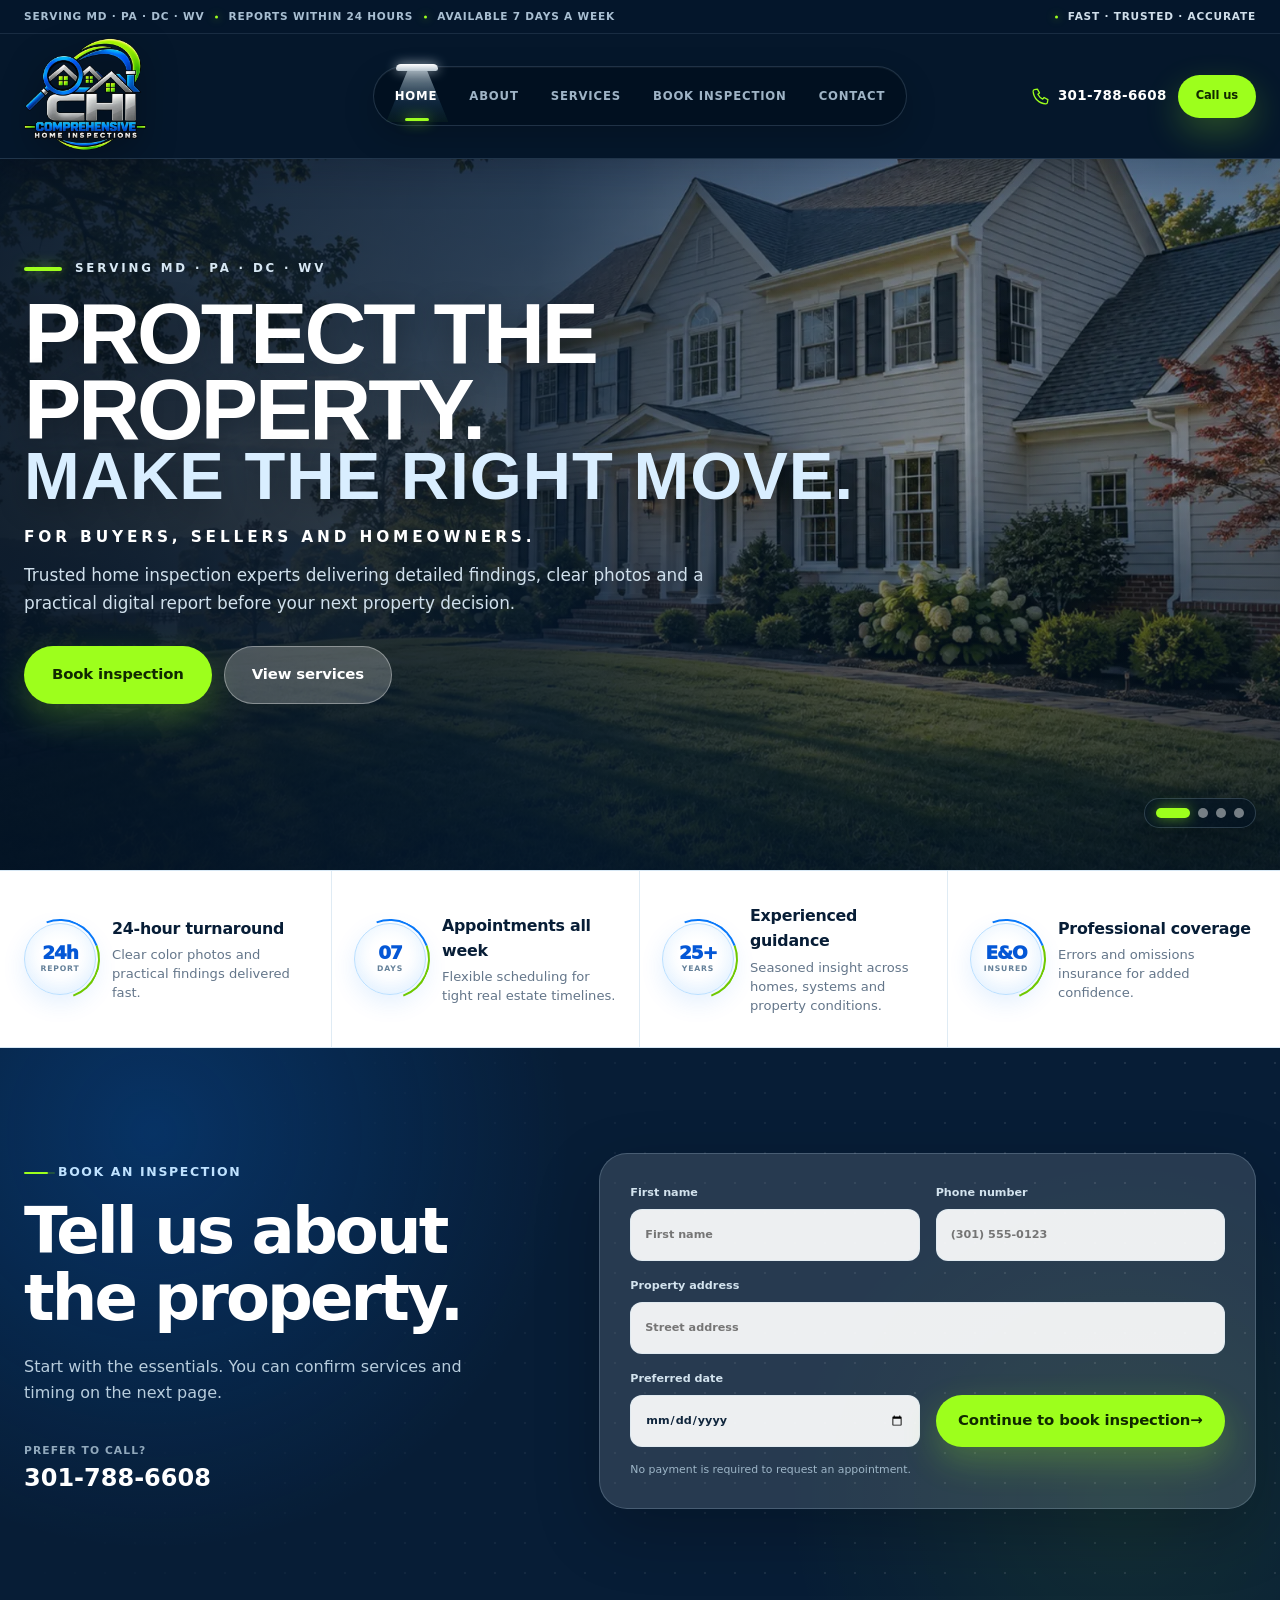
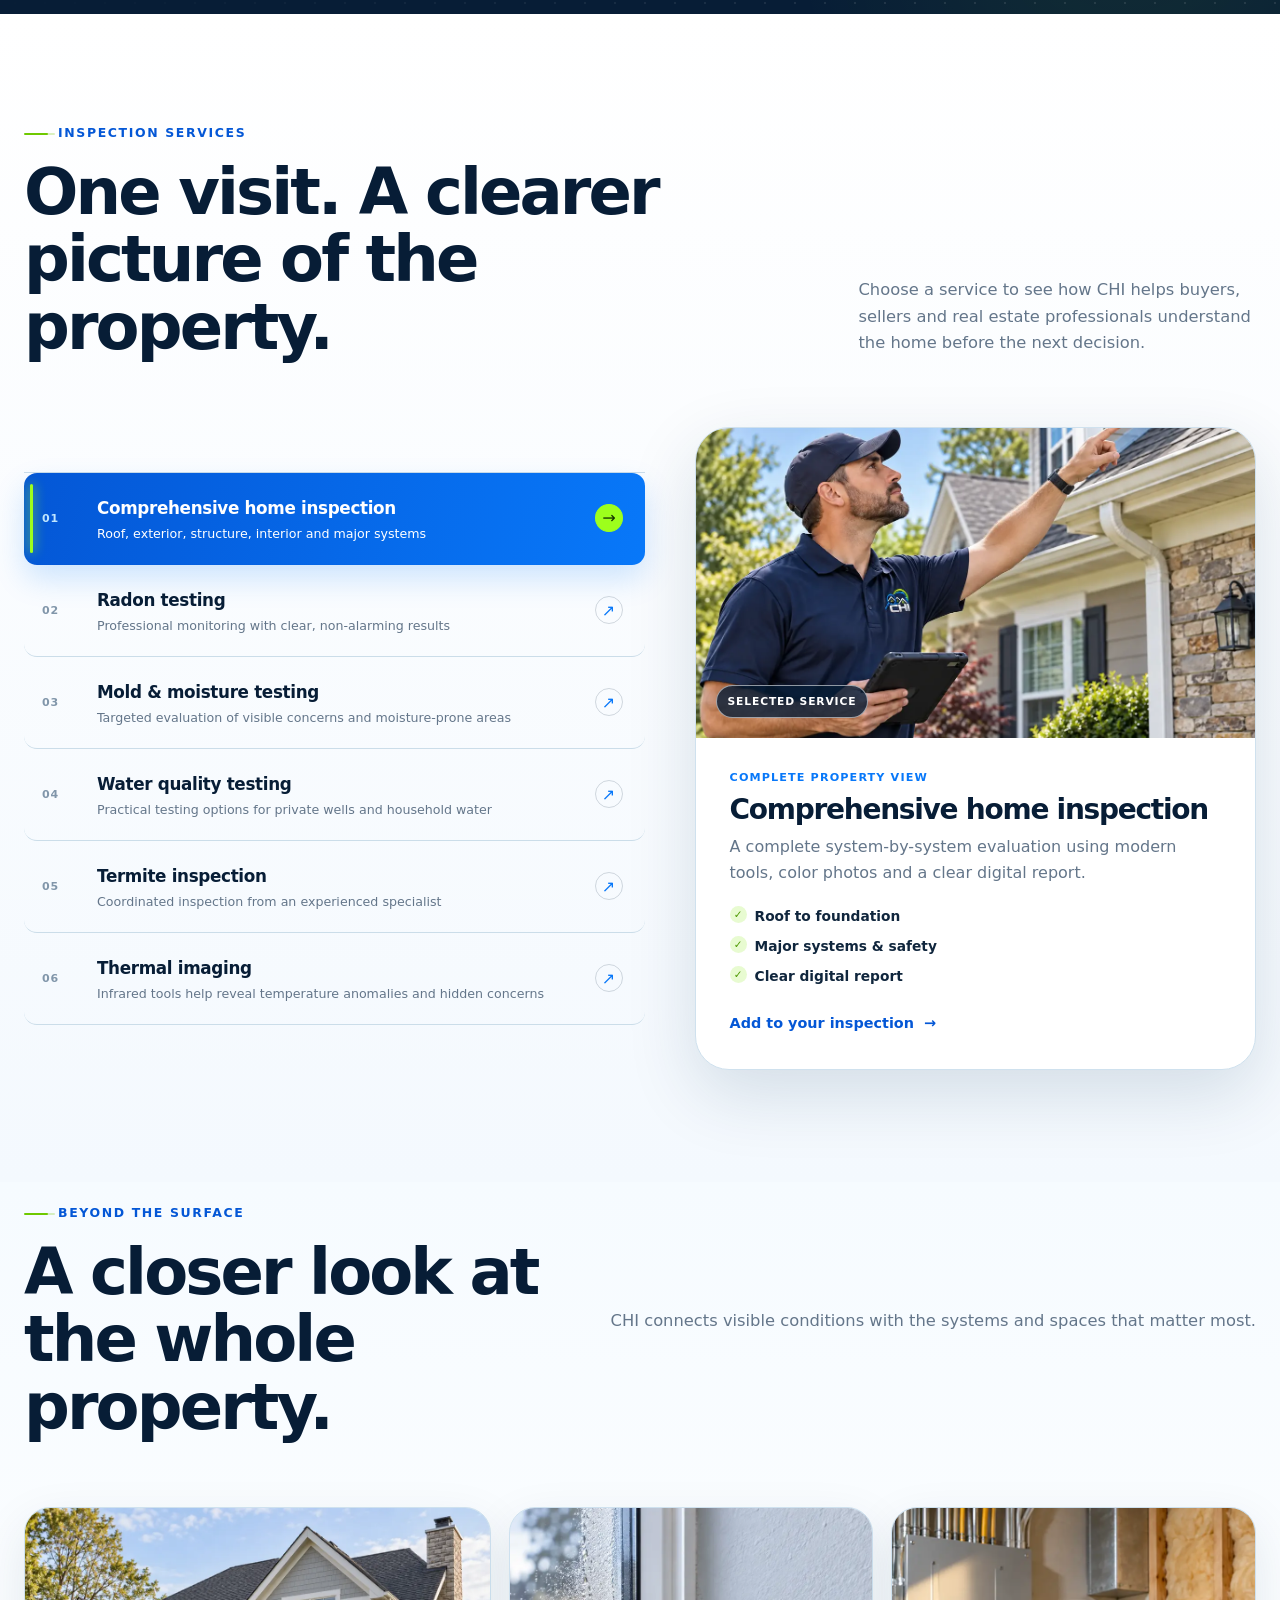
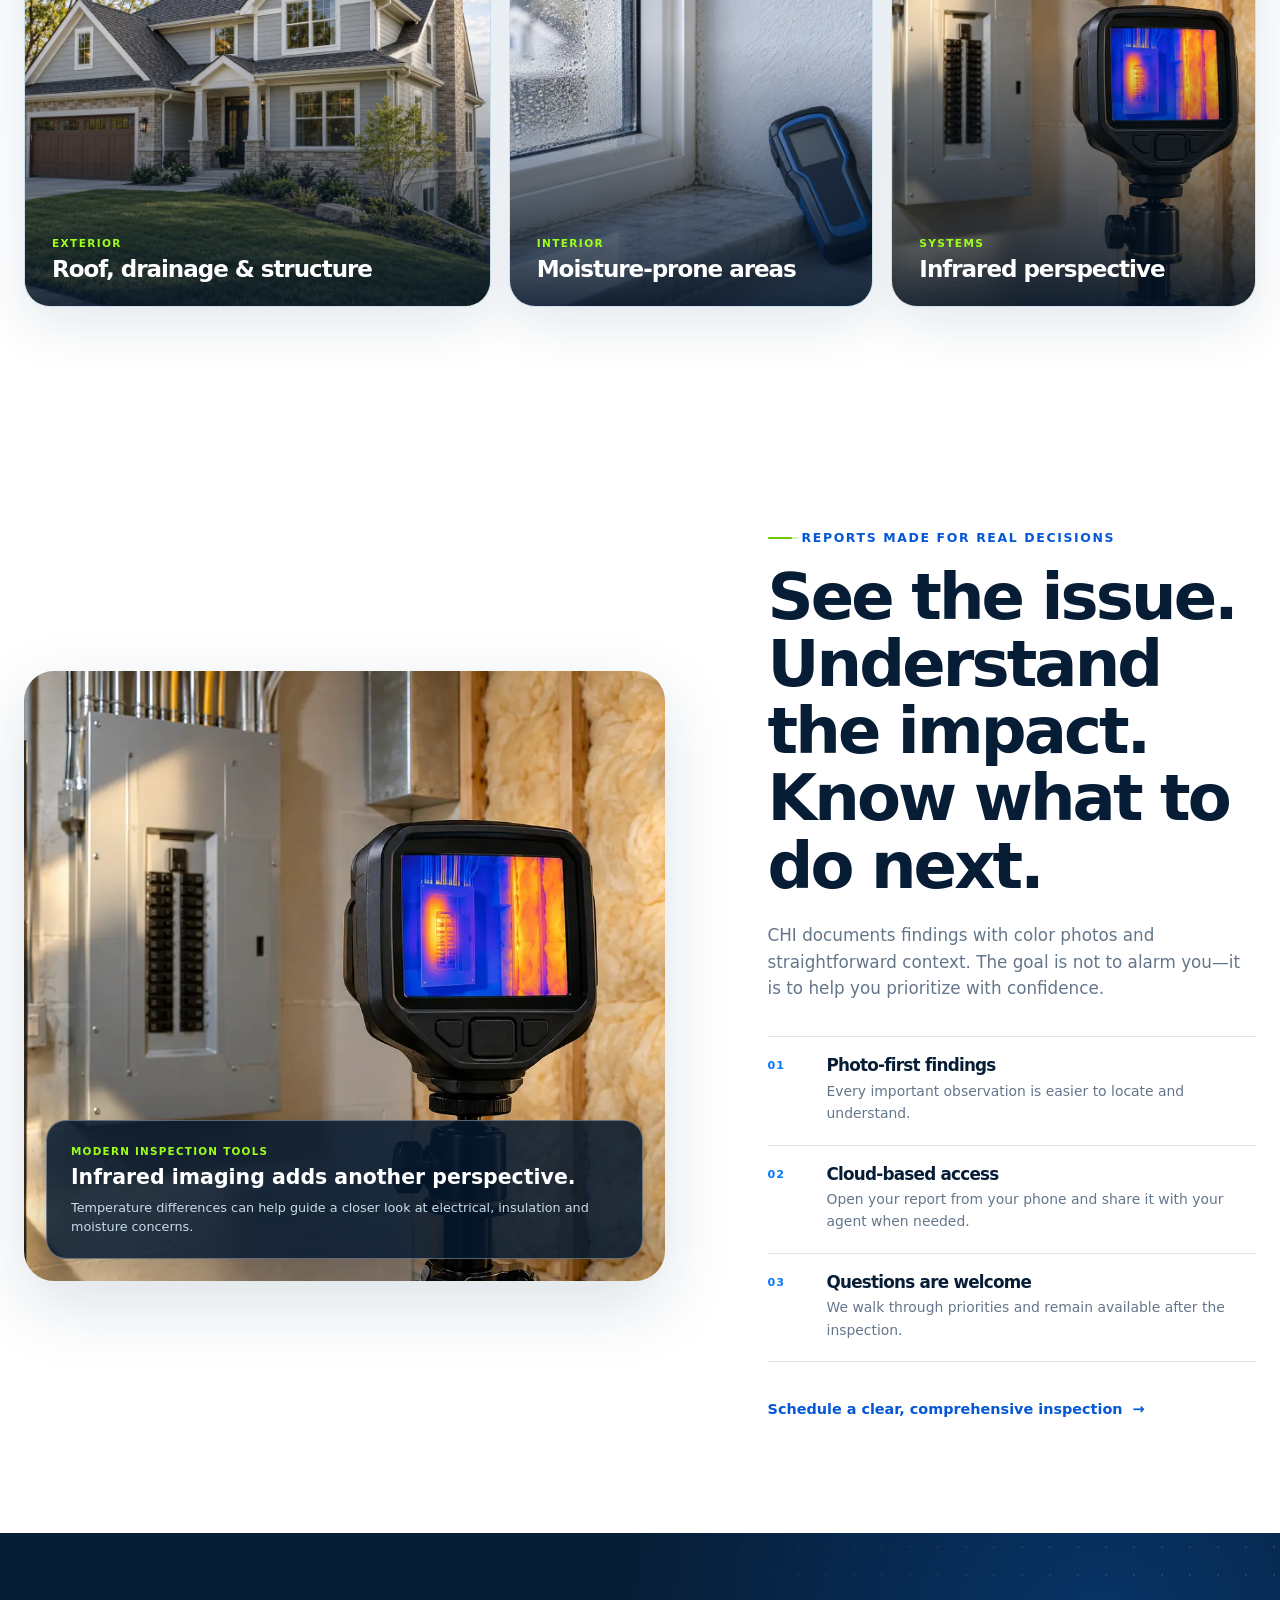
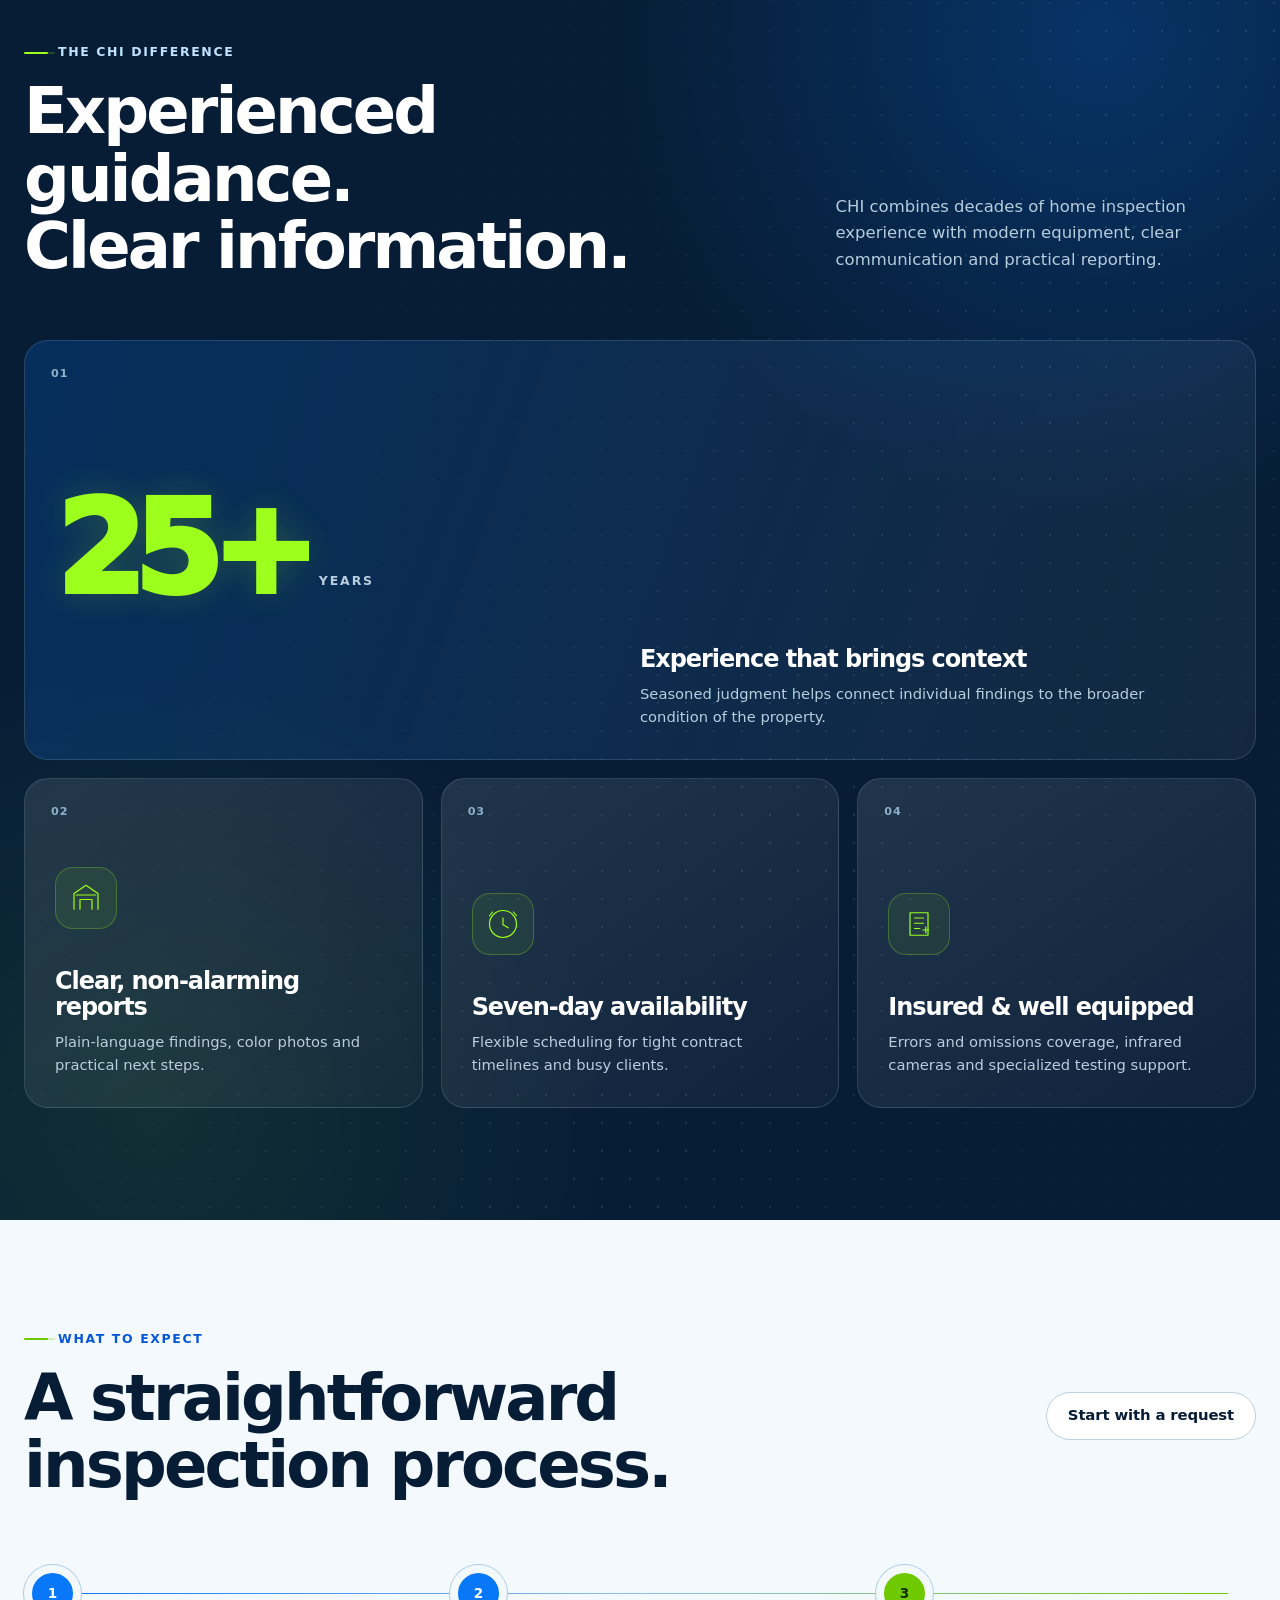
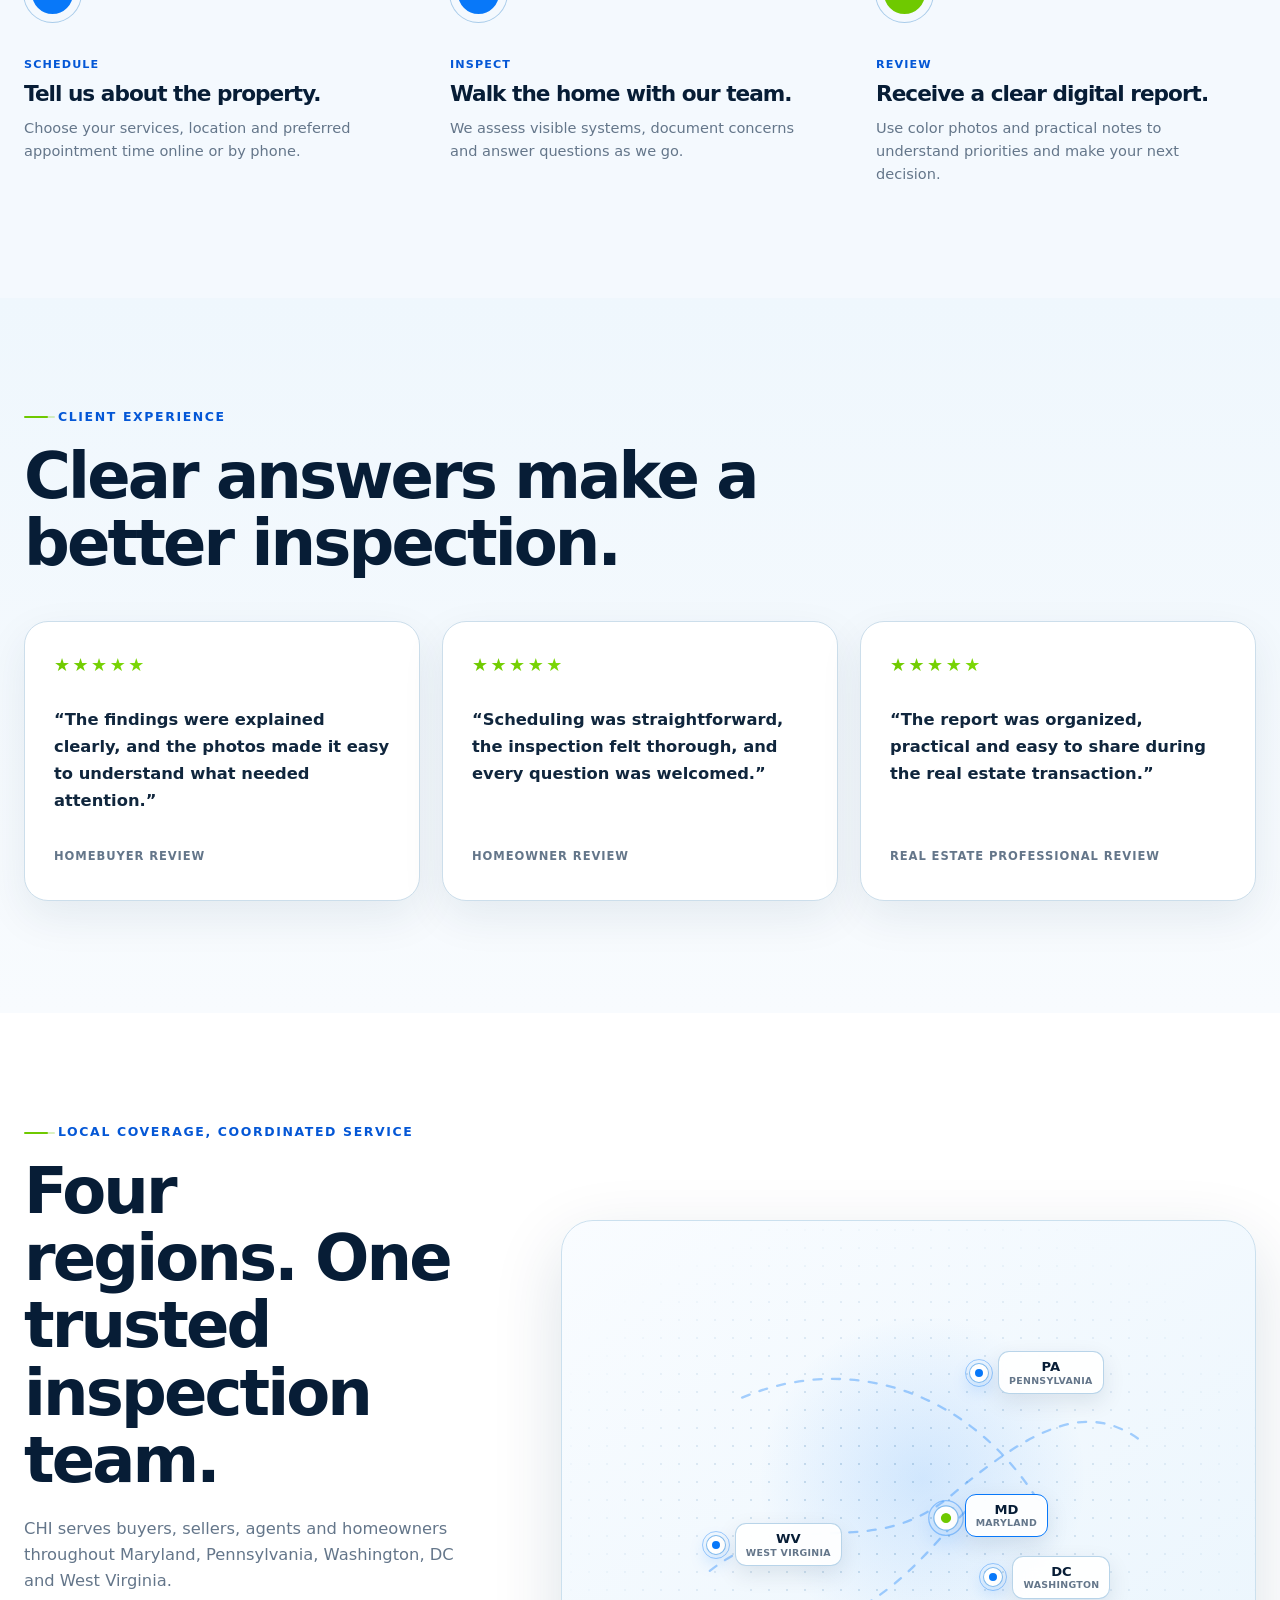
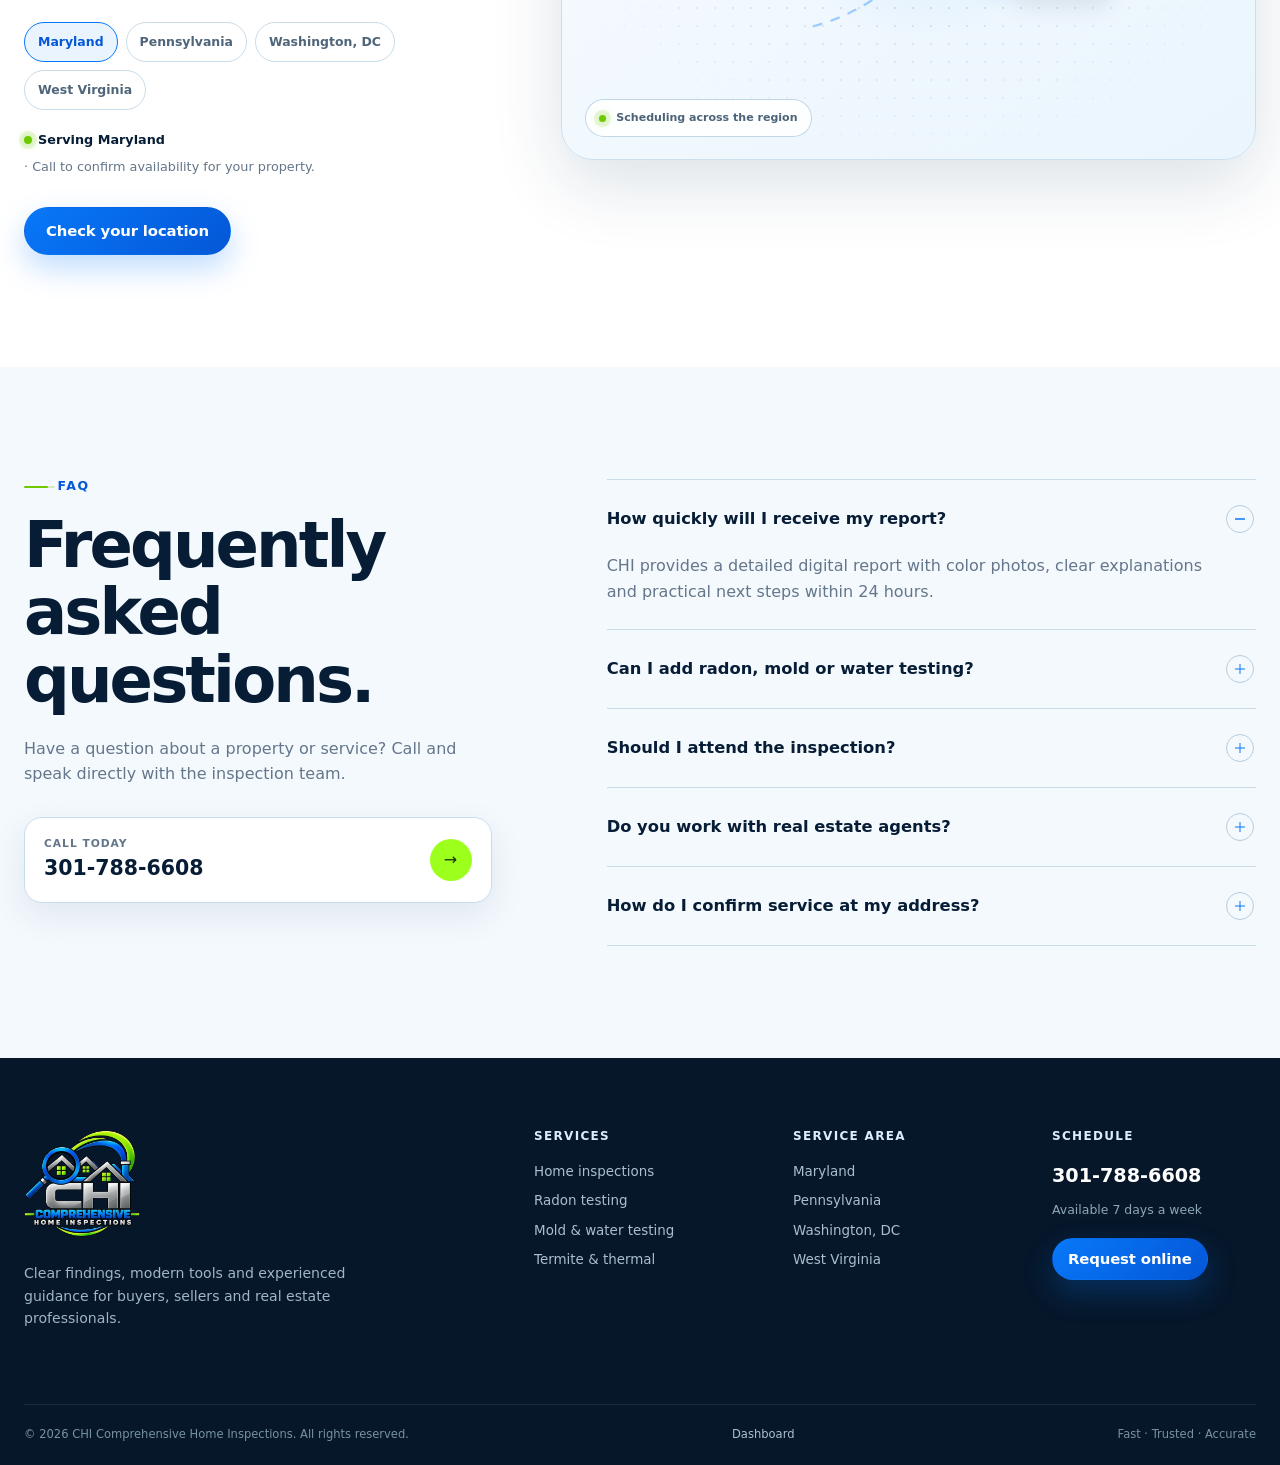
<file: index.html>
<!doctype html>
<html lang="en">
  <head>
    <meta charset="UTF-8" />
    <meta name="viewport" content="width=device-width, initial-scale=1" />
    <meta
      name="description"
      content="CHI Comprehensive Home Inspections provides detailed home inspections, radon, mold, water, termite and thermal services across Maryland, Pennsylvania, DC and West Virginia."
    />
    <meta name="theme-color" content="#071d36" />
    <title>CHI Comprehensive Home Inspections</title>
    <link rel="icon" type="image/svg+xml" href="assets/favicon.svg" />
    <link rel="preload" as="image" href="assets/chi-logo-header.webp" />
    <link rel="preload" as="image" href="assets/hero-maryland-v3.webp" fetchpriority="high" />
    <link rel="stylesheet" href="assets/styles.css" />
    <link rel="prefetch" href="schedule/" as="document" />
    <script src="assets/cms-config.js" defer></script>
    <script src="assets/cms-map.js" defer></script>
    <script src="assets/cms.js" defer></script>
    <script src="assets/app.js" defer></script>
  </head>
  <body data-page="home">
    <a class="skip-link" href="#main">Skip to content</a>

    <header class="site-header" data-header>
      <div class="header-utility" aria-label="Business information">
        <div class="container header-utility-inner">
          <span>Serving MD · PA · DC · WV</span>
          <span>Reports within 24 hours</span>
          <span>Available 7 days a week</span>
          <span class="header-utility-note">Fast · Trusted · Accurate</span>
        </div>
      </div>
      <div class="container header-main">
        <a class="brand" href="./" aria-label="CHI Comprehensive Home Inspections home">
          <span class="brand-image-wrap"><img src="assets/chi-logo-header.webp" alt="CHI Comprehensive Home Inspections" width="420" height="406" fetchpriority="high" decoding="async" /></span>
        </a>

        <button class="menu-toggle" type="button" aria-expanded="false" aria-controls="primary-nav">
          <span></span><span></span><span></span><span class="sr-only">Open navigation</span>
        </button>

        <div class="header-panel">
          <nav class="limelight-nav" id="primary-nav" aria-label="Primary navigation">
            <span class="nav-light" aria-hidden="true"><i></i></span>
            <a class="active" href="#home">Home</a>
            <a href="#why-chi">About</a>
            <a href="#services">Services</a>
            <a href="schedule/">Book Inspection</a>
            <a href="#contact">Contact</a>
          </nav>
          <div class="header-actions">
            <span class="header-phone" aria-label="CHI phone number">
              <svg viewBox="0 0 24 24" aria-hidden="true"><path d="M7.2 2.8 10 7.9 7.8 9.7c1.3 2.6 3.9 5.2 6.5 6.5L16.1 14l5.1 2.8-.7 4a2 2 0 0 1-2 1.7C9.1 21.9 2.1 14.9 1.5 5.5a2 2 0 0 1 1.7-2l4-.7Z"/></svg>
              <span>301-788-6608</span>
            </span>
            <a class="button button-lime header-call-button" href="tel:+13017886608">Call us</a>
          </div>
        </div>
      </div>
    </header>

    <main id="main">
      <section class="inspection-hero" id="home" data-hero-slider aria-label="Comprehensive home inspection introduction">
        <div class="hero-slides" aria-hidden="true">
          <img class="hero-slide active" src="assets/hero-maryland-v3.webp" alt="" fetchpriority="high" data-hero-slide />
          <img class="hero-slide" src="assets/hero-interior-living-v4.webp" alt="" decoding="async" fetchpriority="low" data-hero-slide />
          <img class="hero-slide" src="assets/hero-dc-v3.webp" alt="" decoding="async" fetchpriority="low" data-hero-slide />
          <img class="hero-slide" src="assets/hero-interior-kitchen-v4.webp" alt="" decoding="async" fetchpriority="low" data-hero-slide />
        </div>
        <div class="hero-shade" aria-hidden="true"></div>
        <div class="container hero-stage">
          <div class="hero-copy">
            <p class="hero-overline">Serving MD · PA · DC · WV</p>
            <h1>Protect the property. <em>Make the right move.</em></h1>
            <p class="hero-subline">For buyers, sellers and homeowners.</p>
            <p class="hero-lede">Trusted home inspection experts delivering detailed findings, clear photos and a practical digital report before your next property decision.</p>
            <div class="hero-buttons">
              <a class="button button-lime button-large" href="schedule/">Book inspection</a>
              <a class="button button-white button-large" href="#services">View services</a>
            </div>
          </div>

          <div class="hero-slider-dots" aria-label="Hero image controls">
            <button class="active" type="button" data-hero-step="0" aria-label="Show Maryland home exterior" aria-pressed="true"></button>
            <button type="button" data-hero-step="1" aria-label="Show home interior" aria-pressed="false"></button>
            <button type="button" data-hero-step="2" aria-label="Show residential properties" aria-pressed="false"></button>
            <button type="button" data-hero-step="3" aria-label="Show kitchen and utility interior" aria-pressed="false"></button>
          </div>
        </div>
      </section>

      <section class="trust-strip" aria-label="Why clients choose CHI">
        <div class="container trust-grid">
          <div><span class="trust-icon"><b>24h</b><small>report</small></span><p><strong>24-hour turnaround</strong><small>Clear color photos and practical findings delivered fast.</small></p></div>
          <div><span class="trust-icon"><b>07</b><small>days</small></span><p><strong>Appointments all week</strong><small>Flexible scheduling for tight real estate timelines.</small></p></div>
          <div><span class="trust-icon"><b>25+</b><small>years</small></span><p><strong>Experienced guidance</strong><small>Seasoned insight across homes, systems and property conditions.</small></p></div>
          <div><span class="trust-icon"><b>E&amp;O</b><small>insured</small></span><p><strong>Professional coverage</strong><small>Errors and omissions insurance for added confidence.</small></p></div>
        </div>
      </section>

      <section class="quick-booking" id="contact">
        <div class="container quick-booking-grid">
          <div class="quick-booking-copy reveal">
            <p class="eyebrow light"><span></span> Book an inspection</p>
            <h2>Tell us about the property.</h2>
            <p>Start with the essentials. You can confirm services and timing on the next page.</p>
            <a href="tel:+13017886608"><span>Prefer to call?</span><strong>301-788-6608</strong></a>
          </div>
          <form class="quick-booking-form reveal" action="schedule/" method="get">
            <label>First name<input type="text" name="firstName" autocomplete="given-name" required placeholder="First name" /></label>
            <label>Phone number<input type="tel" name="phone" autocomplete="tel" required placeholder="(301) 555-0123" /></label>
            <label class="quick-field-wide">Property address<input type="text" name="address" autocomplete="street-address" required placeholder="Street address" /></label>
            <label>Preferred date<input type="date" name="preferredDate" /></label>
            <button class="button button-lime button-large" type="submit">Continue to book inspection <span>→</span></button>
            <p class="quick-form-note">No payment is required to request an appointment.</p>
          </form>
        </div>
      </section>

      <section class="section services-section" id="services">
        <div class="container">
          <div class="section-heading reveal">
            <div>
              <p class="eyebrow"><span></span> Inspection services</p>
              <h2>One visit. A clearer picture of the property.</h2>
            </div>
            <p>Choose a service to see how CHI helps buyers, sellers and real estate professionals understand the home before the next decision.</p>
          </div>

          <div class="interactive-services reveal" data-interactive-list>
            <div class="service-list" role="list">
              <button class="service-row active" type="button" role="listitem" aria-pressed="true" data-service="home">
                <span class="service-index">01</span>
                <span class="service-main"><strong>Comprehensive home inspection</strong><small>Roof, exterior, structure, interior and major systems</small></span>
                <span class="service-arrow" aria-hidden="true">↗</span>
              </button>
              <button class="service-row" type="button" role="listitem" aria-pressed="false" data-service="radon">
                <span class="service-index">02</span>
                <span class="service-main"><strong>Radon testing</strong><small>Professional monitoring with clear, non-alarming results</small></span>
                <span class="service-arrow" aria-hidden="true">↗</span>
              </button>
              <button class="service-row" type="button" role="listitem" aria-pressed="false" data-service="mold">
                <span class="service-index">03</span>
                <span class="service-main"><strong>Mold &amp; moisture testing</strong><small>Targeted evaluation of visible concerns and moisture-prone areas</small></span>
                <span class="service-arrow" aria-hidden="true">↗</span>
              </button>
              <button class="service-row" type="button" role="listitem" aria-pressed="false" data-service="water">
                <span class="service-index">04</span>
                <span class="service-main"><strong>Water quality testing</strong><small>Practical testing options for private wells and household water</small></span>
                <span class="service-arrow" aria-hidden="true">↗</span>
              </button>
              <button class="service-row" type="button" role="listitem" aria-pressed="false" data-service="termite">
                <span class="service-index">05</span>
                <span class="service-main"><strong>Termite inspection</strong><small>Coordinated inspection from an experienced specialist</small></span>
                <span class="service-arrow" aria-hidden="true">↗</span>
              </button>
              <button class="service-row" type="button" role="listitem" aria-pressed="false" data-service="thermal">
                <span class="service-index">06</span>
                <span class="service-main"><strong>Thermal imaging</strong><small>Infrared tools help reveal temperature anomalies and hidden concerns</small></span>
                <span class="service-arrow" aria-hidden="true">↗</span>
              </button>
            </div>

            <aside class="service-preview" aria-live="polite">
              <div class="service-preview-image">
                <img class="active" src="assets/service-home-v4.webp" alt="CHI inspector pointing out a home's roof and gutter details" data-preview-image="home" loading="eager" decoding="async" />
                <img src="assets/service-radon-v2.webp" alt="CHI inspector setting up a radon monitor in a finished basement" data-preview-image="radon" loading="eager" decoding="async" />
                <img src="assets/service-mold-v2.webp" alt="CHI inspector checking a wall with a moisture meter" data-preview-image="mold" loading="eager" decoding="async" />
                <img src="assets/service-water-v2.webp" alt="CHI inspector collecting a residential water sample" data-preview-image="water" loading="eager" decoding="async" />
                <img src="assets/service-termite-v2.webp" alt="CHI inspector examining wood for termite evidence" data-preview-image="termite" loading="eager" decoding="async" />
                <img src="assets/service-thermal-v2.webp" alt="CHI inspector using a thermal camera at an electrical panel" data-preview-image="thermal" loading="eager" decoding="async" />
                <span class="preview-tag">Selected service</span>
              </div>
              <div class="service-preview-copy">
                <p class="preview-kicker" data-preview-kicker>Complete property view</p>
                <h3 data-preview-title>Comprehensive home inspection</h3>
                <p data-preview-copy>A complete system-by-system evaluation using modern tools, color photos and a clear digital report.</p>
                <ul data-preview-points>
                  <li>Roof to foundation</li>
                  <li>Major systems &amp; safety</li>
                  <li>Clear digital report</li>
                </ul>
                <a href="schedule/">Add to your inspection <span>→</span></a>
              </div>
            </aside>
          </div>
        </div>
      </section>

      <section class="section inspection-gallery-section" aria-labelledby="inspection-gallery-title">
        <div class="container">
          <div class="section-heading compact reveal">
            <div>
              <p class="eyebrow"><span></span> Beyond the surface</p>
              <h2 id="inspection-gallery-title">A closer look at the whole property.</h2>
            </div>
            <p>CHI connects visible conditions with the systems and spaces that matter most.</p>
          </div>
          <div class="inspection-gallery reveal">
            <article class="gallery-card gallery-card-wide">
              <img src="assets/service-home-v3.webp" alt="Residential exterior showing roof, siding, windows and foundation" loading="lazy" />
              <div><span>Exterior</span><h3>Roof, drainage &amp; structure</h3></div>
            </article>
            <article class="gallery-card">
              <img src="assets/service-mold-v3.webp" alt="Window and wall area evaluated for moisture" loading="lazy" />
              <div><span>Interior</span><h3>Moisture-prone areas</h3></div>
            </article>
            <article class="gallery-card">
              <img src="assets/service-thermal-v3.webp" alt="Thermal camera viewing a residential electrical panel" loading="lazy" />
              <div><span>Systems</span><h3>Infrared perspective</h3></div>
            </article>
          </div>
        </div>
      </section>

      <section class="section report-section" id="reporting">
        <div class="container report-grid">
          <div class="report-visual reveal">
            <div class="report-photo-main">
              <img src="assets/service-thermal-v3.webp" alt="Thermal camera documenting a residential electrical panel" loading="lazy" />
              <div class="report-photo-label">
                <span>Modern inspection tools</span>
                <strong>Infrared imaging adds another perspective.</strong>
                <p>Temperature differences can help guide a closer look at electrical, insulation and moisture concerns.</p>
              </div>
            </div>
          </div>

          <div class="report-copy reveal">
            <p class="eyebrow"><span></span> Reports made for real decisions</p>
            <h2>See the issue. Understand the impact. Know what to do next.</h2>
            <p>CHI documents findings with color photos and straightforward context. The goal is not to alarm you—it is to help you prioritize with confidence.</p>
            <div class="feature-stack">
              <article>
                <span>01</span>
                <div><h3>Photo-first findings</h3><p>Every important observation is easier to locate and understand.</p></div>
              </article>
              <article>
                <span>02</span>
                <div><h3>Cloud-based access</h3><p>Open your report from your phone and share it with your agent when needed.</p></div>
              </article>
              <article>
                <span>03</span>
                <div><h3>Questions are welcome</h3><p>We walk through priorities and remain available after the inspection.</p></div>
              </article>
            </div>
            <a class="text-link" href="schedule/">Schedule a clear, comprehensive inspection <span>→</span></a>
          </div>
        </div>
      </section>

      <section class="section why-section" id="why-chi">
        <div class="container">
          <div class="why-intro reveal">
            <div>
              <p class="eyebrow light"><span></span> The CHI difference</p>
              <h2>Experienced guidance.<br />Clear information.</h2>
            </div>
            <p>CHI combines decades of home inspection experience with modern equipment, clear communication and practical reporting.</p>
          </div>

          <div class="why-cards">
            <article class="why-card why-card-large reveal">
              <span class="card-number">01</span>
              <div class="experience-display" aria-hidden="true">
                <strong>25+</strong><span>years</span>
              </div>
              <div><h3>Experience that brings context</h3><p>Seasoned judgment helps connect individual findings to the broader condition of the property.</p></div>
            </article>
            <article class="why-card reveal">
              <span class="card-number">02</span>
              <div class="line-icon"><svg viewBox="0 0 48 48" aria-hidden="true"><path d="M8 39V18L24 7l16 11v21M16 39V26h16v13M11 20h26"/></svg></div>
              <h3>Clear, non-alarming reports</h3>
              <p>Plain-language findings, color photos and practical next steps.</p>
            </article>
            <article class="why-card reveal">
              <span class="card-number">03</span>
              <div class="line-icon"><svg viewBox="0 0 48 48" aria-hidden="true"><path d="M24 42a18 18 0 1 0 0-36 18 18 0 0 0 0 36Zm0-26v9l7 4M10 8l-4 5m32-5 4 5"/></svg></div>
              <h3>Seven-day availability</h3>
              <p>Flexible scheduling for tight contract timelines and busy clients.</p>
            </article>
            <article class="why-card reveal">
              <span class="card-number">04</span>
              <div class="line-icon"><svg viewBox="0 0 48 48" aria-hidden="true"><path d="M12 9h24v30H12zM18 16h12M18 23h12M18 30h7m8-2v8m-4-4h8"/></svg></div>
              <h3>Insured &amp; well equipped</h3>
              <p>Errors and omissions coverage, infrared cameras and specialized testing support.</p>
            </article>
          </div>
        </div>
      </section>

      <section class="section process-section">
        <div class="container">
          <div class="section-heading compact reveal">
            <div><p class="eyebrow"><span></span> What to expect</p><h2>A straightforward inspection process.</h2></div>
            <a class="button button-outline" href="schedule/">Start with a request</a>
          </div>
          <div class="process-track reveal">
            <article><span class="process-dot">1</span><p class="process-label">Schedule</p><h3>Tell us about the property.</h3><p>Choose your services, location and preferred appointment time online or by phone.</p></article>
            <article><span class="process-dot">2</span><p class="process-label">Inspect</p><h3>Walk the home with our team.</h3><p>We assess visible systems, document concerns and answer questions as we go.</p></article>
            <article><span class="process-dot">3</span><p class="process-label">Review</p><h3>Receive a clear digital report.</h3><p>Use color photos and practical notes to understand priorities and make your next decision.</p></article>
          </div>
        </div>
      </section>

      <section class="section reviews-section" aria-labelledby="reviews-title">
        <div class="container">
          <div class="reviews-heading reveal">
            <p class="eyebrow"><span></span> Client experience</p>
            <h2 id="reviews-title">Clear answers make a better inspection.</h2>
          </div>
          <div class="reviews-grid">
            <article class="review-card reveal">
              <div class="review-stars" aria-label="Five stars">★★★★★</div>
              <blockquote>“The findings were explained clearly, and the photos made it easy to understand what needed attention.”</blockquote>
              <p>Homebuyer review</p>
            </article>
            <article class="review-card reveal">
              <div class="review-stars" aria-label="Five stars">★★★★★</div>
              <blockquote>“Scheduling was straightforward, the inspection felt thorough, and every question was welcomed.”</blockquote>
              <p>Homeowner review</p>
            </article>
            <article class="review-card reveal">
              <div class="review-stars" aria-label="Five stars">★★★★★</div>
              <blockquote>“The report was organized, practical and easy to share during the real estate transaction.”</blockquote>
              <p>Real estate professional review</p>
            </article>
          </div>
        </div>
      </section>

      <section class="section area-section" id="service-area">
        <div class="container area-grid">
          <div class="area-copy reveal">
            <p class="eyebrow"><span></span> Local coverage, coordinated service</p>
            <h2>Four regions. One trusted inspection team.</h2>
            <p>CHI serves buyers, sellers, agents and homeowners throughout Maryland, Pennsylvania, Washington, DC and West Virginia.</p>
            <div class="area-pills" aria-label="Service areas">
              <button type="button" data-region="md" class="active">Maryland</button>
              <button type="button" data-region="pa">Pennsylvania</button>
              <button type="button" data-region="dc">Washington, DC</button>
              <button type="button" data-region="wv">West Virginia</button>
            </div>
            <p class="area-status"><span></span><strong data-region-label>Serving Maryland</strong> · Call to confirm availability for your property.</p>
            <a class="button button-primary" href="schedule/">Check your location</a>
          </div>

          <div class="region-map reveal" data-region-map aria-label="Animated service area map showing Maryland, Pennsylvania, Washington DC and West Virginia">
            <div class="map-dot-field" aria-hidden="true"></div>
            <span class="map-scan" aria-hidden="true"></span>
            <svg class="map-routes" viewBox="0 0 600 460" aria-hidden="true">
              <path d="M128 300 C205 240, 265 295, 338 234 S458 152, 505 190" />
              <path d="M156 150 C250 110, 355 145, 414 242" />
              <path d="M218 348 C285 330, 318 280, 350 248" />
            </svg>
            <button class="map-node node-md active" type="button" data-region="md"><i></i><span>MD<small>Maryland</small></span></button>
            <button class="map-node node-pa" type="button" data-region="pa"><i></i><span>PA<small>Pennsylvania</small></span></button>
            <button class="map-node node-dc" type="button" data-region="dc"><i></i><span>DC<small>Washington</small></span></button>
            <button class="map-node node-wv" type="button" data-region="wv"><i></i><span>WV<small>West Virginia</small></span></button>
            <div class="map-legend"><span class="live-dot"></span> Scheduling across the region</div>
          </div>
        </div>
      </section>

      

      
      <section class="section faq-section" id="faq">
        <div class="container faq-grid">
          <div class="faq-intro reveal">
            <p class="eyebrow"><span></span> FAQ</p>
            <h2>Frequently asked questions.</h2>
            <p>Have a question about a property or service? Call and speak directly with the inspection team.</p>
            <a class="phone-card" href="tel:+13017886608"><span>Call today</span><strong>301-788-6608</strong><i>→</i></a>
          </div>
          <div class="faq-list reveal">
            <details open>
              <summary>How quickly will I receive my report?<span></span></summary>
              <p>CHI provides a detailed digital report with color photos, clear explanations and practical next steps within 24 hours.</p>
            </details>
            <details>
              <summary>Can I add radon, mold or water testing?<span></span></summary>
              <p>Yes. Add-on testing can be coordinated with your home inspection so you get a more complete picture in fewer appointments.</p>
            </details>
            <details>
              <summary>Should I attend the inspection?<span></span></summary>
              <p>You are welcome to attend. It is a useful opportunity to see the home’s systems, ask questions and review the most important findings.</p>
            </details>
            <details>
              <summary>Do you work with real estate agents?<span></span></summary>
              <p>Yes. CHI works with buyers, sellers and agents and can share the completed report with the people you authorize.</p>
            </details>
            <details>
              <summary>How do I confirm service at my address?<span></span></summary>
              <p>Send the property address through the scheduling form or call 301-788-6608. We serve Maryland, Pennsylvania, DC and West Virginia.</p>
            </details>
          </div>
        </div>
      </section>
    </main>

    <footer class="site-footer">
      <div class="container footer-top">
        <div class="footer-brand">
          <img src="assets/chi-logo-header.webp" alt="CHI Comprehensive Home Inspections" width="420" height="406" loading="lazy" decoding="async" />
          <p>Clear findings, modern tools and experienced guidance for buyers, sellers and real estate professionals.</p>
        </div>
        <div><h3>Services</h3><a href="#services">Home inspections</a><a href="#services">Radon testing</a><a href="#services">Mold &amp; water testing</a><a href="#services">Termite &amp; thermal</a></div>
        <div><h3>Service area</h3><a href="#service-area">Maryland</a><a href="#service-area">Pennsylvania</a><a href="#service-area">Washington, DC</a><a href="#service-area">West Virginia</a></div>
        <div class="footer-contact"><h3>Schedule</h3><a class="footer-phone" href="tel:+13017886608">301-788-6608</a><p>Available 7 days a week</p><a class="button button-primary" href="schedule/">Request online</a></div>
      </div>
      <div class="container footer-bottom"><p>© <span data-year></span> CHI Comprehensive Home Inspections. All rights reserved.</p><a href="/admin">Dashboard</a><p>Fast · Trusted · Accurate</p></div>
    </footer>

    <a class="mobile-call-bar" href="tel:+13017886608"><span>Call CHI</span><strong>301-788-6608</strong></a>
  </body>
</html>
</file>
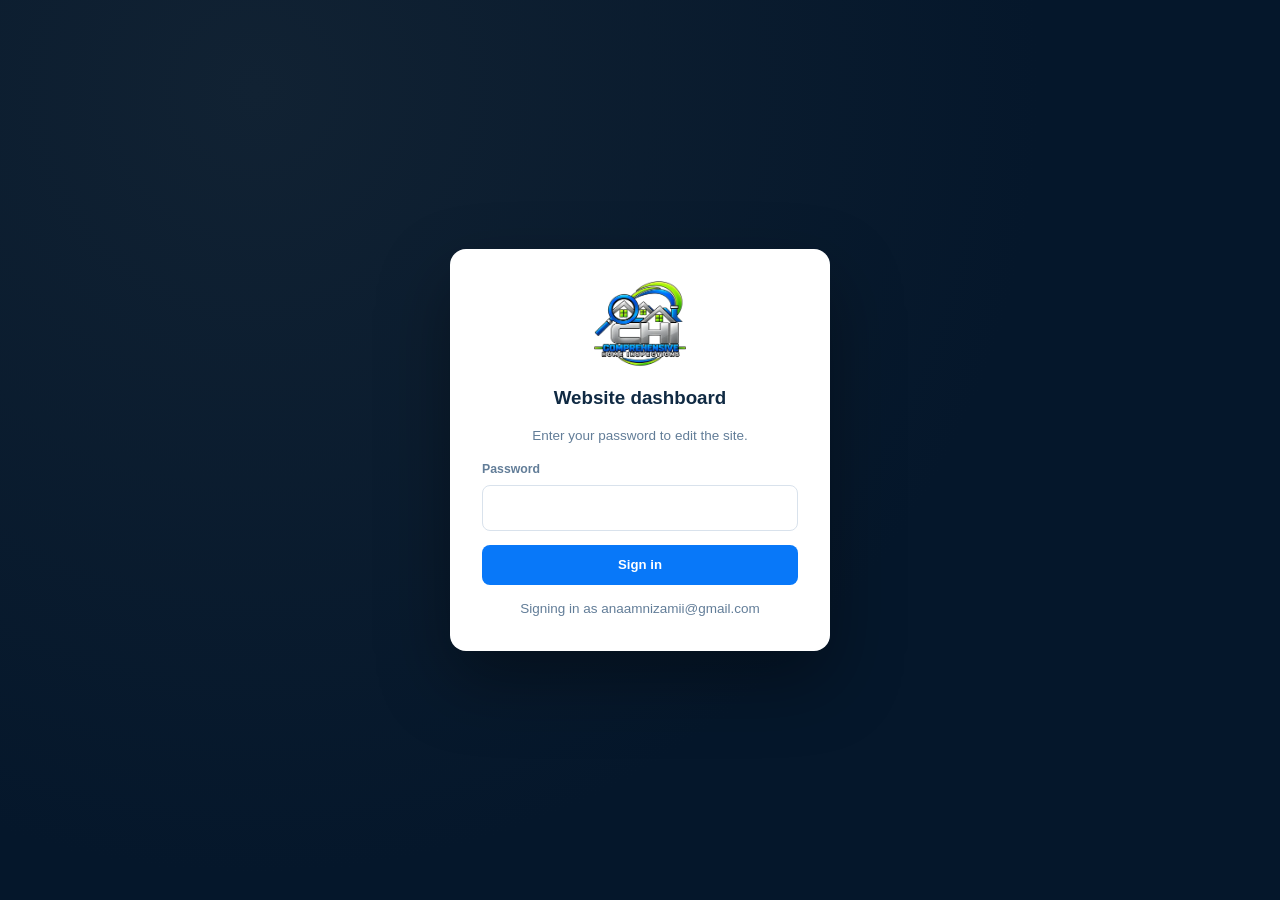
<file: admin/index.html>
<!doctype html>
<html lang="en">
  <head>
    <meta charset="UTF-8" />
    <base href="/admin/" />
    <meta name="viewport" content="width=device-width, initial-scale=1" />
    <meta name="robots" content="noindex, nofollow" />
    <title>CHI — Website Dashboard</title>
    <link rel="icon" type="image/svg+xml" href="../assets/favicon.svg" />
    <link rel="stylesheet" href="admin.css" />
    <script src="../assets/cms-config.js" defer></script>
    <script src="../assets/cms-map.js" defer></script>
    <script src="admin.js" defer></script>
  </head>
  <body>
    <!-- ------------------------------------------------------- login -->
    <div class="login-screen" id="login">
      <form class="login-card" id="login-form">
        <img src="../assets/chi-logo-header.webp" alt="CHI" width="420" height="406" />
        <h1>Website dashboard</h1>
        <p>Enter your password to edit the site.</p>
        <label>
          Password
          <input type="password" id="password" autocomplete="current-password" required />
        </label>
        <button class="btn btn-primary" type="submit" id="login-btn">Sign in</button>
        <p class="login-error" id="login-error" hidden></p>
        <p class="login-note" id="login-note"></p>
      </form>
    </div>

    <!-- --------------------------------------------------------- app -->
    <div class="app" id="app" hidden>
      <header class="topbar">
        <div class="topbar-left">
          <img src="../assets/chi-logo-header.webp" alt="" width="420" height="406" />
          <div>
            <strong>Website dashboard</strong>
            <span id="save-state">All changes saved</span>
          </div>
        </div>
        <div class="topbar-right">
          <button class="btn btn-ghost" type="button" id="btn-preview-toggle">Hide preview</button>
          <button class="btn btn-ghost" type="button" id="btn-revert">Undo changes</button>
          <button class="btn btn-primary" type="button" id="btn-save" disabled>Save &amp; publish</button>
          <button class="btn btn-quiet" type="button" id="btn-logout">Sign out</button>
        </div>
      </header>

      <div class="layout">
        <nav class="sidebar" id="sidebar" aria-label="Sections"></nav>

        <main class="editor" id="editor"></main>

        <aside class="preview" id="preview">
          <div class="preview-bar">
            <span>Live preview</span>
            <div class="preview-sizes">
              <button type="button" data-size="desktop" class="active">Desktop</button>
              <button type="button" data-size="mobile">Mobile</button>
            </div>
            <a href="../" target="_blank" rel="noopener">Open site ↗</a>
          </div>
          <div class="preview-frame-wrap" id="frame-wrap">
            <iframe id="preview-frame" src="../index.html" title="Live preview of the website"></iframe>
          </div>
        </aside>
      </div>
    </div>

    <div class="toast" id="toast" hidden></div>
  </body>
</html>
</file>
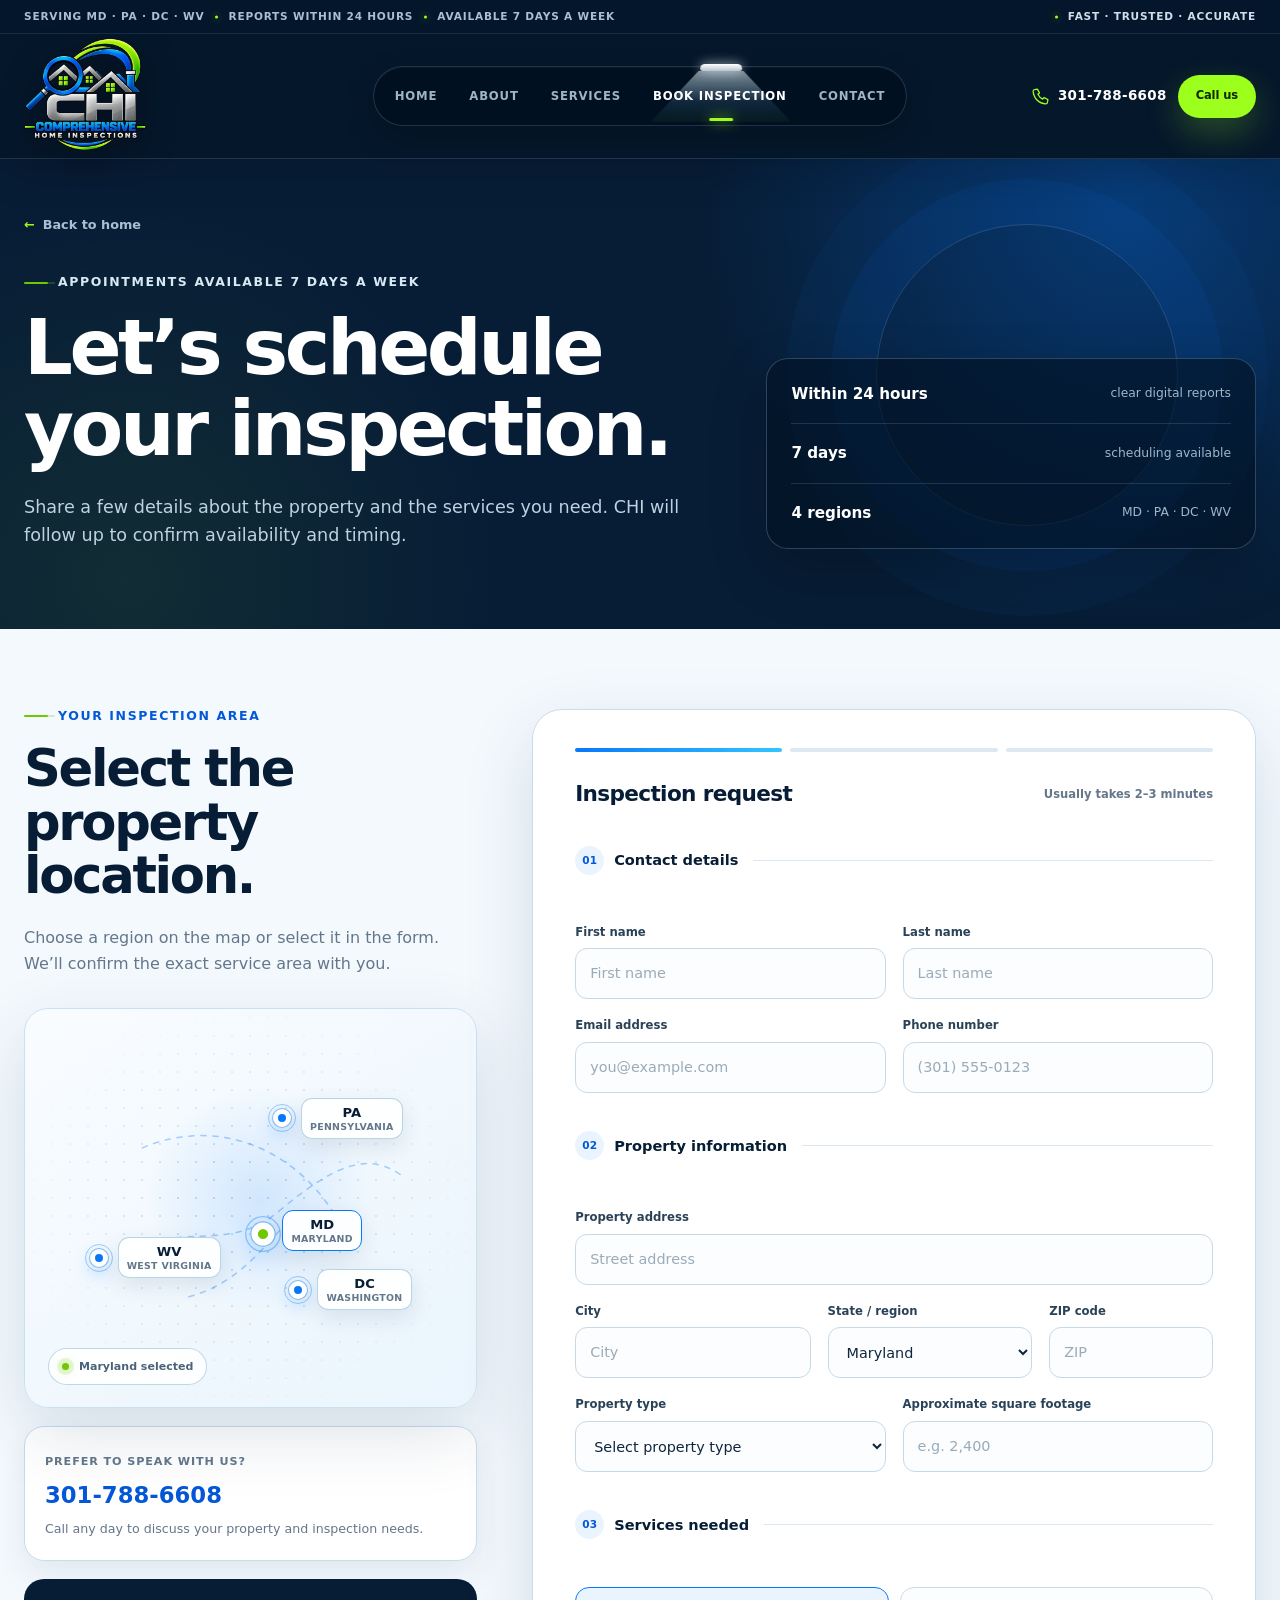
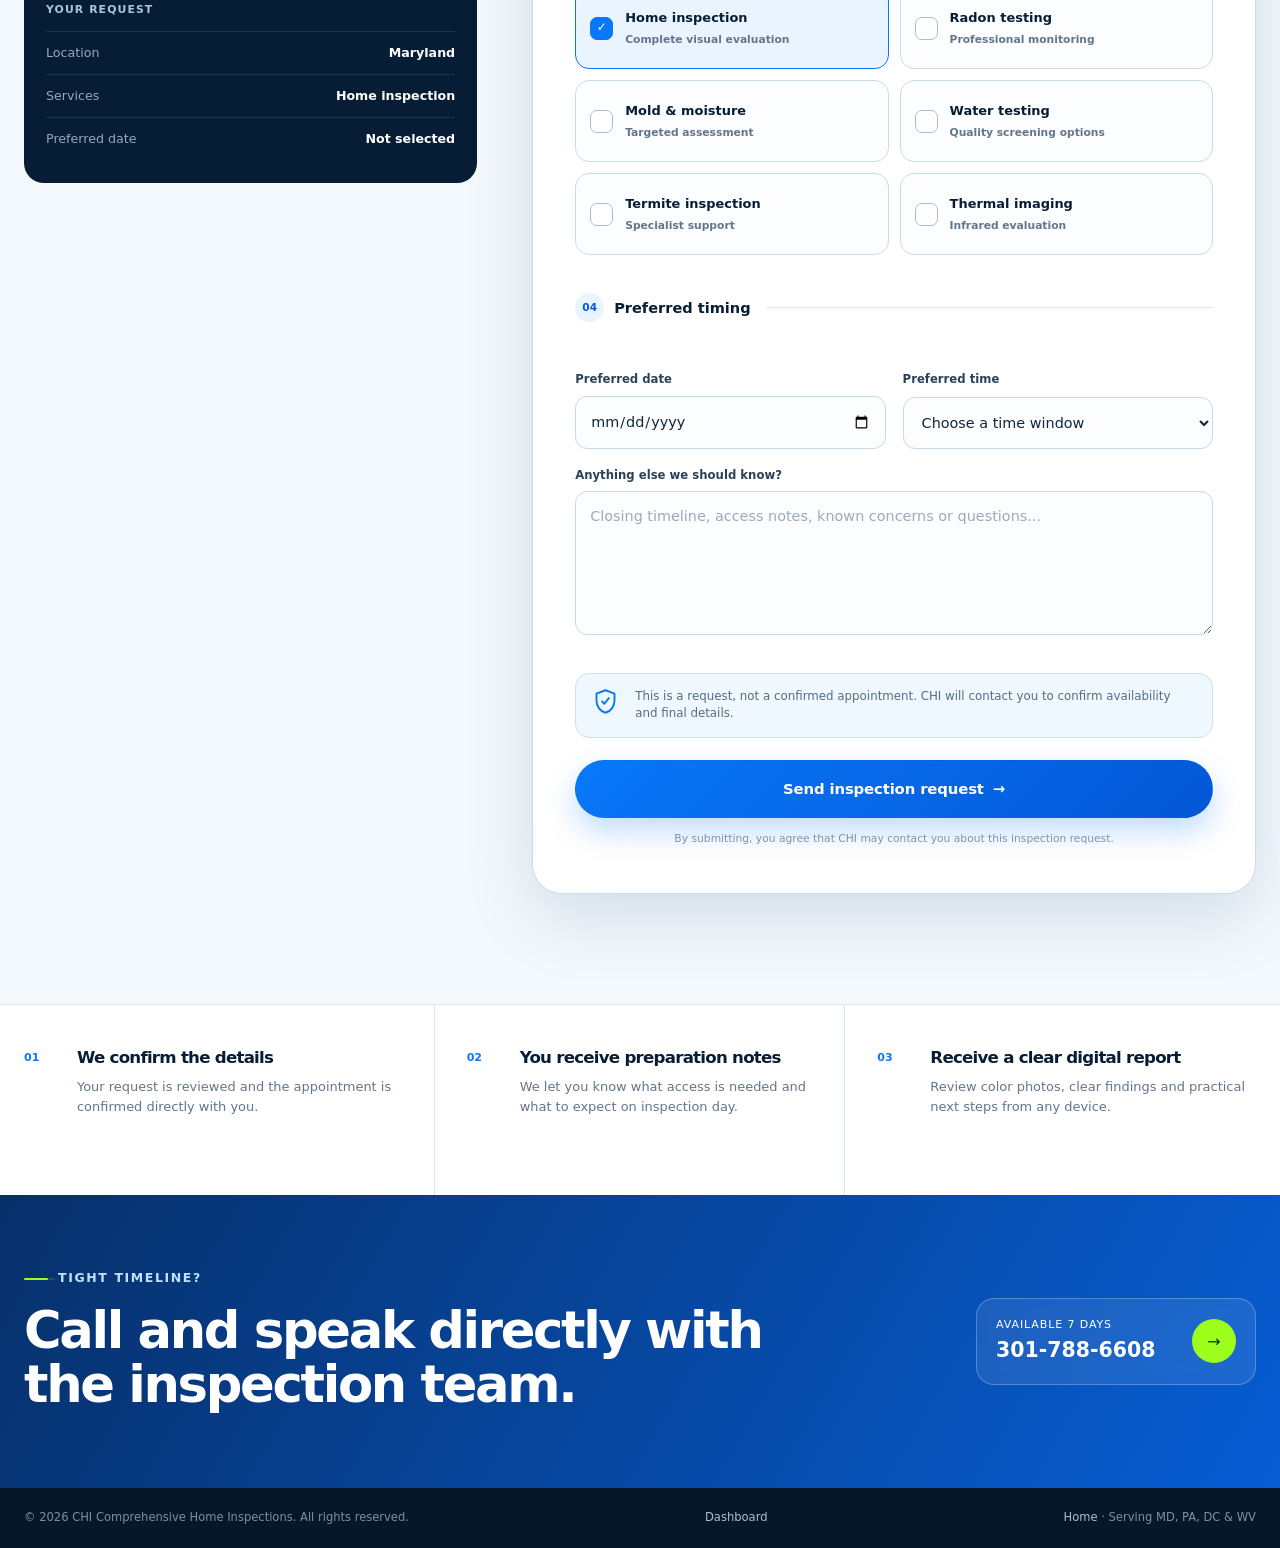
<file: schedule/index.html>
<!doctype html>
<html lang="en">
  <head>
    <meta charset="UTF-8" />
    <meta name="viewport" content="width=device-width, initial-scale=1" />
    <meta name="description" content="Request a CHI home inspection in Maryland, Pennsylvania, Washington DC or West Virginia." />
    <meta name="theme-color" content="#071d36" />
    <title>Schedule an Inspection | CHI Comprehensive Home Inspections</title>
    <link rel="icon" type="image/svg+xml" href="../assets/favicon.svg" />
    <link rel="preload" as="image" href="../assets/chi-logo-header.webp" />
    <link rel="stylesheet" href="../assets/styles.css" />
    <link rel="prefetch" href="../" as="document" />
    <script src="../assets/cms-config.js" defer></script>
    <script src="../assets/cms-map.js" defer></script>
    <script src="../assets/cms.js" defer></script>
    <script src="../assets/app.js" defer></script>
  </head>
  <body data-page="schedule">
    <a class="skip-link" href="#main">Skip to content</a>

    <header class="site-header solid-header" data-header>
      <div class="header-utility" aria-label="Business information">
        <div class="container header-utility-inner">
          <span>Serving MD · PA · DC · WV</span>
          <span>Reports within 24 hours</span>
          <span>Available 7 days a week</span>
          <span class="header-utility-note">Fast · Trusted · Accurate</span>
        </div>
      </div>
      <div class="container header-main">
        <a class="brand" href="../" aria-label="CHI Comprehensive Home Inspections home">
          <span class="brand-image-wrap"><img src="../assets/chi-logo-header.webp" alt="CHI Comprehensive Home Inspections" width="420" height="406" fetchpriority="high" decoding="async" /></span>
        </a>

        <button class="menu-toggle" type="button" aria-expanded="false" aria-controls="primary-nav">
          <span></span><span></span><span></span><span class="sr-only">Open navigation</span>
        </button>

        <div class="header-panel">
          <nav class="limelight-nav" id="primary-nav" aria-label="Primary navigation">
            <span class="nav-light" aria-hidden="true"><i></i></span>
            <a href="../">Home</a>
            <a href="../#why-chi">About</a>
            <a href="../#services">Services</a>
            <a class="active" href="./">Book Inspection</a>
            <a href="../#contact">Contact</a>
          </nav>
          <div class="header-actions">
            <span class="header-phone" aria-label="CHI phone number">
              <svg viewBox="0 0 24 24" aria-hidden="true"><path d="M7.2 2.8 10 7.9 7.8 9.7c1.3 2.6 3.9 5.2 6.5 6.5L16.1 14l5.1 2.8-.7 4a2 2 0 0 1-2 1.7C9.1 21.9 2.1 14.9 1.5 5.5a2 2 0 0 1 1.7-2l4-.7Z"/></svg>
              <span>301-788-6608</span>
            </span>
            <a class="button button-lime header-call-button" href="tel:+13017886608">Call us</a>
          </div>
        </div>
      </div>
    </header>

    <main id="main" class="schedule-main">
      <section class="schedule-hero">
        <div class="schedule-hero-grid" aria-hidden="true"></div>
        <div class="container schedule-hero-inner">
          <div class="schedule-hero-copy reveal">
            <a class="back-link" href="../"><span>←</span> Back to home</a>
            <p class="eyebrow"><span></span> Appointments available 7 days a week</p>
            <h1>Let’s schedule your inspection.</h1>
            <p>Share a few details about the property and the services you need. CHI will follow up to confirm availability and timing.</p>
          </div>
          <div class="schedule-hero-proof reveal">
            <div><strong>Within 24 hours</strong><span>clear digital reports</span></div>
            <div><strong>7 days</strong><span>scheduling available</span></div>
            <div><strong>4 regions</strong><span>MD · PA · DC · WV</span></div>
          </div>
        </div>
      </section>

      <section class="booking-section">
        <div class="container booking-layout">
          <aside class="booking-aside reveal">
            <div class="booking-aside-head">
              <p class="eyebrow"><span></span> Your inspection area</p>
              <h2>Select the property location.</h2>
              <p>Choose a region on the map or select it in the form. We’ll confirm the exact service area with you.</p>
            </div>

            <div class="region-map booking-map" data-region-map aria-label="Select Maryland, Pennsylvania, Washington DC or West Virginia">
              <div class="map-dot-field" aria-hidden="true"></div>
              <span class="map-scan" aria-hidden="true"></span>
              <svg class="map-routes" viewBox="0 0 600 460" aria-hidden="true">
                <path d="M128 300 C205 240, 265 295, 338 234 S458 152, 505 190" />
                <path d="M156 150 C250 110, 355 145, 414 242" />
                <path d="M218 348 C285 330, 318 280, 350 248" />
              </svg>
              <button class="map-node node-md active" type="button" data-region="md"><i></i><span>MD<small>Maryland</small></span></button>
              <button class="map-node node-pa" type="button" data-region="pa"><i></i><span>PA<small>Pennsylvania</small></span></button>
              <button class="map-node node-dc" type="button" data-region="dc"><i></i><span>DC<small>Washington</small></span></button>
              <button class="map-node node-wv" type="button" data-region="wv"><i></i><span>WV<small>West Virginia</small></span></button>
              <div class="map-legend"><span class="live-dot"></span> <strong data-region-label>Maryland selected</strong></div>
            </div>

            <div class="booking-contact-card">
              <span>Prefer to speak with us?</span>
              <a href="tel:+13017886608">301-788-6608</a>
              <p>Call any day to discuss your property and inspection needs.</p>
            </div>

            <div class="request-summary" data-request-summary>
              <p>Your request</p>
              <div><span>Location</span><strong data-summary-location>Maryland</strong></div>
              <div><span>Services</span><strong data-summary-services>Home inspection</strong></div>
              <div><span>Preferred date</span><strong data-summary-date>Not selected</strong></div>
            </div>
          </aside>

          <div class="booking-form-card reveal">
            <div class="form-progress" aria-hidden="true"><span class="active"></span><span></span><span></span></div>
            <div class="form-heading">
              <p>Inspection request</p>
              <span>Usually takes 2–3 minutes</span>
            </div>

            <form class="booking-form" data-booking-form novalidate>
              <fieldset>
                <legend><span>01</span> Contact details</legend>
                <div class="form-grid two-col">
                  <label>First name<input type="text" name="firstName" autocomplete="given-name" required placeholder="First name" /></label>
                  <label>Last name<input type="text" name="lastName" autocomplete="family-name" required placeholder="Last name" /></label>
                  <label>Email address<input type="email" name="email" autocomplete="email" required placeholder="you@example.com" /></label>
                  <label>Phone number<input type="tel" name="phone" autocomplete="tel" required placeholder="(301) 555-0123" /></label>
                </div>
              </fieldset>

              <fieldset>
                <legend><span>02</span> Property information</legend>
                <div class="form-grid">
                  <label>Property address<input type="text" name="address" autocomplete="street-address" required placeholder="Street address" /></label>
                </div>
                <div class="form-grid three-col">
                  <label>City<input type="text" name="city" autocomplete="address-level2" required placeholder="City" /></label>
                  <label>State / region
                    <select name="state" required data-state-select>
                      <option value="md">Maryland</option>
                      <option value="pa">Pennsylvania</option>
                      <option value="dc">Washington, DC</option>
                      <option value="wv">West Virginia</option>
                    </select>
                  </label>
                  <label>ZIP code<input type="text" name="zip" inputmode="numeric" autocomplete="postal-code" required placeholder="ZIP" /></label>
                </div>
                <div class="form-grid two-col">
                  <label>Property type
                    <select name="propertyType" required>
                      <option value="">Select property type</option>
                      <option>Single-family home</option>
                      <option>Townhome</option>
                      <option>Condo</option>
                      <option>Multi-unit property</option>
                      <option>New construction</option>
                      <option>Other</option>
                    </select>
                  </label>
                  <label>Approximate square footage<input type="number" name="squareFeet" min="1" inputmode="numeric" placeholder="e.g. 2,400" /></label>
                </div>
              </fieldset>

              <fieldset>
                <legend><span>03</span> Services needed</legend>
                <div class="service-check-grid">
                  <label class="service-check checked"><input type="checkbox" name="services" value="Home inspection" checked /><span class="check-ui"></span><span><strong>Home inspection</strong><small>Complete visual evaluation</small></span></label>
                  <label class="service-check"><input type="checkbox" name="services" value="Radon testing" /><span class="check-ui"></span><span><strong>Radon testing</strong><small>Professional monitoring</small></span></label>
                  <label class="service-check"><input type="checkbox" name="services" value="Mold & moisture testing" /><span class="check-ui"></span><span><strong>Mold &amp; moisture</strong><small>Targeted assessment</small></span></label>
                  <label class="service-check"><input type="checkbox" name="services" value="Water quality testing" /><span class="check-ui"></span><span><strong>Water testing</strong><small>Quality screening options</small></span></label>
                  <label class="service-check"><input type="checkbox" name="services" value="Termite inspection" /><span class="check-ui"></span><span><strong>Termite inspection</strong><small>Specialist support</small></span></label>
                  <label class="service-check"><input type="checkbox" name="services" value="Thermal imaging" /><span class="check-ui"></span><span><strong>Thermal imaging</strong><small>Infrared evaluation</small></span></label>
                </div>
              </fieldset>

              <fieldset>
                <legend><span>04</span> Preferred timing</legend>
                <div class="form-grid two-col">
                  <label>Preferred date<input type="date" name="preferredDate" data-date-input required /></label>
                  <label>Preferred time
                    <select name="preferredTime" required>
                      <option value="">Choose a time window</option>
                      <option>Morning · 8am–11am</option>
                      <option>Midday · 11am–2pm</option>
                      <option>Afternoon · 2pm–5pm</option>
                      <option>Flexible</option>
                    </select>
                  </label>
                </div>
                <div class="form-grid">
                  <label>Anything else we should know?<textarea name="message" rows="5" placeholder="Closing timeline, access notes, known concerns or questions..."></textarea></label>
                </div>
              </fieldset>

              <div class="form-note">
                <svg viewBox="0 0 24 24" aria-hidden="true"><path d="M12 2 4 5v6c0 5.3 3.4 9.9 8 11 4.6-1.1 8-5.7 8-11V5l-8-3Zm-3 10 2 2 4-5"/></svg>
                <p>This is a request, not a confirmed appointment. CHI will contact you to confirm availability and final details.</p>
              </div>

              <button class="button button-primary button-large form-submit" type="submit">Send inspection request <span>→</span></button>
              <p class="form-privacy">By submitting, you agree that CHI may contact you about this inspection request.</p>
            </form>

            <div class="form-success" data-form-success hidden>
              <div class="success-mark"><span>✓</span></div>
              <p class="eyebrow"><span></span> Request prepared</p>
              <h2>Thanks—we have your inspection details.</h2>
              <p>Please call <a href="tel:+13017886608">301-788-6608</a> to confirm the appointment while online delivery is being connected.</p>
              <div class="success-summary" data-success-summary></div>
              <div class="hero-buttons">
                <a class="button button-primary" href="tel:+13017886608">Call to confirm</a>
                <button class="button button-outline" type="button" data-edit-request>Edit request</button>
              </div>
            </div>
          </div>
        </div>
      </section>

      <section class="schedule-assurance">
        <div class="container assurance-grid reveal">
          <article><span>01</span><div><h3>We confirm the details</h3><p>Your request is reviewed and the appointment is confirmed directly with you.</p></div></article>
          <article><span>02</span><div><h3>You receive preparation notes</h3><p>We let you know what access is needed and what to expect on inspection day.</p></div></article>
          <article><span>03</span><div><h3>Receive a clear digital report</h3><p>Review color photos, clear findings and practical next steps from any device.</p></div></article>
        </div>
      </section>

      <section class="schedule-help">
        <div class="container schedule-help-inner reveal">
          <div><p class="eyebrow light"><span></span> Tight timeline?</p><h2>Call and speak directly with the inspection team.</h2></div>
          <a href="tel:+13017886608"><span>Available 7 days</span><strong>301-788-6608</strong><i>→</i></a>
        </div>
      </section>
    </main>

    <footer class="site-footer compact-footer">
      <div class="container footer-bottom"><p>© <span data-year></span> CHI Comprehensive Home Inspections. All rights reserved.</p><a href="/admin">Dashboard</a><p><a href="../">Home</a> · Serving MD, PA, DC &amp; WV</p></div>
    </footer>

    <a class="mobile-call-bar" href="tel:+13017886608"><span>Call CHI</span><strong>301-788-6608</strong></a>
  </body>
</html>
</file>
<file: assets/styles.css>
:root {
  --blue: #0878f9;
  --blue-deep: #0457d6;
  --blue-soft: #e9f4ff;
  --cyan: #33c5ff;
  --lime: #9dff1c;
  --lime-deep: #6fc900;
  --navy: #071d36;
  --navy-2: #0b2949;
  --ink: #10263d;
  --muted: #64768a;
  --line: #dbe7f1;
  --ice: #f4f9fe;
  --white: #ffffff;
  --shadow: 0 24px 70px rgba(10, 47, 82, 0.14);
  --shadow-soft: 0 12px 35px rgba(10, 47, 82, 0.09);
  --radius-sm: 12px;
  --radius: 22px;
  --radius-lg: 34px;
  --container: 1240px;
}

* {
  box-sizing: border-box;
}

html {
  scroll-behavior: smooth;
  scroll-padding-top: 100px;
}

body {
  margin: 0;
  background: var(--white);
  color: var(--ink);
  font-family: Inter, ui-sans-serif, system-ui, -apple-system, BlinkMacSystemFont, "Segoe UI", sans-serif;
  font-size: 16px;
  line-height: 1.6;
  -webkit-font-smoothing: antialiased;
  overflow-x: hidden;
}

body.menu-open {
  overflow: hidden;
}

img {
  display: block;
  max-width: 100%;
}

a {
  color: inherit;
  text-decoration: none;
}

button,
input,
select,
textarea {
  font: inherit;
}

button,
a {
  -webkit-tap-highlight-color: transparent;
}

button {
  color: inherit;
}

:focus-visible {
  outline: 3px solid color-mix(in srgb, var(--blue) 60%, white);
  outline-offset: 3px;
}

.sr-only {
  position: absolute;
  width: 1px;
  height: 1px;
  padding: 0;
  margin: -1px;
  overflow: hidden;
  clip: rect(0, 0, 0, 0);
  white-space: nowrap;
  border: 0;
}

.skip-link {
  position: fixed;
  z-index: 9999;
  top: 10px;
  left: 10px;
  transform: translateY(-160%);
  padding: 10px 16px;
  border-radius: 8px;
  background: var(--navy);
  color: white;
  transition: transform 0.2s ease;
}

.skip-link:focus {
  transform: translateY(0);
}

.container {
  width: min(calc(100% - 48px), var(--container));
  margin-inline: auto;
}

.section {
  padding: 112px 0;
}

h1,
h2,
h3,
p {
  margin-top: 0;
}

h1,
h2,
h3 {
  color: var(--navy);
  font-weight: 750;
  letter-spacing: -0.045em;
  line-height: 1.05;
}

h2 {
  margin-bottom: 22px;
  font-size: clamp(2.25rem, 5vw, 4.8rem);
}

h3 {
  margin-bottom: 10px;
  font-size: 1.35rem;
}

.eyebrow {
  display: flex;
  align-items: center;
  gap: 10px;
  margin-bottom: 18px;
  color: var(--blue-deep);
  font-size: 0.78rem;
  font-weight: 800;
  letter-spacing: 0.13em;
  line-height: 1.2;
  text-transform: uppercase;
}

.eyebrow > span {
  width: 24px;
  height: 2px;
  border-radius: 2px;
  background: var(--lime-deep);
  box-shadow: 7px 0 0 rgba(111, 201, 0, 0.25);
}

.eyebrow.light {
  color: #bfe2ff;
}

.eyebrow.light > span {
  background: var(--lime);
}

.button {
  position: relative;
  display: inline-flex;
  min-height: 48px;
  align-items: center;
  justify-content: center;
  border: 1px solid transparent;
  border-radius: 999px;
  padding: 12px 21px;
  font-size: 0.93rem;
  font-weight: 800;
  letter-spacing: -0.01em;
  line-height: 1;
  cursor: pointer;
  transition: transform 0.25s ease, box-shadow 0.25s ease, color 0.25s ease, background-color 0.25s ease, border-color 0.25s ease;
  overflow: hidden;
}

.button::after {
  content: "";
  position: absolute;
  inset: 0;
  background: linear-gradient(105deg, transparent 25%, rgba(255, 255, 255, 0.34) 50%, transparent 75%);
  transform: translateX(-130%);
  transition: transform 0.6s ease;
}

.button:hover::after {
  transform: translateX(130%);
}

.button:hover {
  transform: translateY(-2px);
}

.button-primary {
  background: linear-gradient(135deg, var(--blue), var(--blue-deep));
  box-shadow: 0 13px 30px rgba(8, 120, 249, 0.26);
  color: white;
}

.button-primary:hover {
  box-shadow: 0 18px 38px rgba(8, 120, 249, 0.35);
}

.button-large {
  min-height: 58px;
  padding-inline: 27px;
}

.button-ghost {
  border-color: rgba(10, 45, 75, 0.2);
  background: rgba(255, 255, 255, 0.66);
  color: var(--navy);
  backdrop-filter: blur(14px);
}

.button-outline {
  border-color: #bfd0df;
  background: white;
  color: var(--navy);
}

.button-outline:hover {
  border-color: var(--blue);
  color: var(--blue-deep);
}

.button-lime {
  background: var(--lime);
  box-shadow: 0 14px 35px rgba(157, 255, 28, 0.24);
  color: #102900;
}

.button-white {
  border-color: rgba(255, 255, 255, 0.35);
  background: rgba(255, 255, 255, 0.1);
  color: white;
  backdrop-filter: blur(12px);
}

.reveal {
  opacity: 0;
  transform: translateY(28px);
  transition: opacity 0.75s ease, transform 0.75s cubic-bezier(0.22, 1, 0.36, 1);
}

.reveal.is-visible {
  opacity: 1;
  transform: translateY(0);
}

/* Header */
.site-header {
  position: fixed;
  z-index: 1000;
  top: 0;
  left: 0;
  width: 100%;
  min-height: 92px;
  display: flex;
  align-items: center;
  gap: 24px;
  padding: 9px max(24px, calc((100vw - var(--container)) / 2));
  border-bottom: 1px solid transparent;
  transition: background-color 0.3s ease, border-color 0.3s ease, box-shadow 0.3s ease, min-height 0.3s ease;
}

.site-header.scrolled,
.site-header.solid-header {
  min-height: 80px;
  border-color: rgba(181, 207, 229, 0.68);
  background: rgba(255, 255, 255, 0.92);
  box-shadow: 0 8px 30px rgba(11, 41, 73, 0.08);
  backdrop-filter: blur(20px) saturate(140%);
}

.brand {
  display: inline-flex;
  flex: 0 0 auto;
  align-items: center;
}

.brand-image-wrap {
  width: 76px;
  height: 72px;
  display: grid;
  place-items: center;
}

.brand-image-wrap img {
  width: 100%;
  height: 100%;
  object-fit: contain;
  filter: drop-shadow(0 7px 13px rgba(7, 29, 54, 0.13));
}

.header-actions {
  position: static;
  min-width: 0;
  display: flex;
  flex: 1 1 auto;
  align-items: center;
  justify-content: flex-end;
  gap: 16px;
}

.limelight-nav {
  position: absolute;
  top: 50%;
  left: 50%;
  display: flex;
  align-items: center;
  gap: 2px;
  border: 1px solid rgba(154, 184, 207, 0.46);
  border-radius: 999px;
  padding: 5px;
  background: rgba(255, 255, 255, 0.66);
  box-shadow: inset 0 1px 0 rgba(255, 255, 255, 0.8), 0 9px 30px rgba(8, 52, 90, 0.06);
  backdrop-filter: blur(12px);
  isolation: isolate;
  transform: translate(-50%, -50%);
}

.limelight-nav a {
  position: relative;
  z-index: 2;
  min-height: 38px;
  display: inline-flex;
  align-items: center;
  border-radius: 999px;
  padding: 0 15px;
  color: #446078;
  font-size: 0.82rem;
  font-weight: 760;
  white-space: nowrap;
  transition: color 0.25s ease;
}

.limelight-nav a:hover,
.limelight-nav a.active {
  color: var(--blue-deep);
}

.nav-light {
  position: absolute;
  z-index: 1;
  left: 5px;
  top: 5px;
  width: 66px;
  height: 38px;
  border: 1px solid rgba(8, 120, 249, 0.22);
  border-radius: 999px;
  background: radial-gradient(circle at 50% 120%, rgba(157, 255, 28, 0.72), transparent 52%), linear-gradient(180deg, #fff, #dff0ff);
  box-shadow: 0 0 22px rgba(8, 120, 249, 0.22), inset 0 -2px 8px rgba(8, 120, 249, 0.09);
  transition: transform 0.38s cubic-bezier(0.22, 1, 0.36, 1), width 0.38s cubic-bezier(0.22, 1, 0.36, 1);
  will-change: transform, width;
}

.nav-light::after {
  content: "";
  position: absolute;
  bottom: -3px;
  left: 50%;
  width: 20px;
  height: 3px;
  transform: translateX(-50%);
  border-radius: 99px;
  background: var(--lime-deep);
  box-shadow: 0 0 12px var(--lime);
}

.phone-link {
  display: inline-flex;
  align-items: center;
  gap: 8px;
  color: var(--navy);
  font-size: 0.84rem;
  font-weight: 850;
  white-space: nowrap;
}

.phone-link svg {
  width: 19px;
  fill: none;
  stroke: var(--blue);
  stroke-linecap: round;
  stroke-linejoin: round;
  stroke-width: 1.8;
}

.header-cta {
  min-height: 44px;
  padding-inline: 17px;
  white-space: nowrap;
}

.menu-toggle {
  width: 48px;
  height: 48px;
  display: none;
  place-items: center;
  gap: 4px;
  border: 1px solid var(--line);
  border-radius: 14px;
  background: white;
  cursor: pointer;
}

.menu-toggle span:not(.sr-only) {
  width: 20px;
  height: 2px;
  display: block;
  border-radius: 3px;
  background: var(--navy);
  transition: transform 0.25s ease, opacity 0.25s ease;
}

.mobile-call-bar {
  display: none;
}

/* Inspection hero */
.inspection-hero {
  position: relative;
  min-height: 840px;
  display: grid;
  align-items: center;
  padding: 138px 0 72px;
  background:
    radial-gradient(circle at 83% 18%, rgba(51, 197, 255, 0.2), transparent 29%),
    radial-gradient(circle at 64% 83%, rgba(157, 255, 28, 0.11), transparent 26%),
    linear-gradient(145deg, #ffffff 0%, #f1f8ff 72%, #e7f4ff 100%);
  overflow: hidden;
}

.hero-grid,
.schedule-hero-grid,
.final-cta-grid {
  position: absolute;
  inset: 0;
  opacity: 0.36;
  background-image: linear-gradient(rgba(8, 120, 249, 0.09) 1px, transparent 1px), linear-gradient(90deg, rgba(8, 120, 249, 0.09) 1px, transparent 1px);
  background-size: 74px 74px;
  mask-image: linear-gradient(90deg, black, transparent 68%);
}

.hero-layout {
  position: relative;
  z-index: 2;
  display: grid;
  grid-template-columns: minmax(390px, 0.86fr) minmax(500px, 1.14fr);
  align-items: center;
  gap: clamp(38px, 5vw, 72px);
}

.hero-copy {
  padding-bottom: 8px;
}

.hero-copy h1 {
  margin-bottom: 22px;
  font-size: clamp(3.5rem, 5.4vw, 6.35rem);
  letter-spacing: -0.065em;
  line-height: 0.94;
}

.hero-copy h1 em {
  color: var(--blue-deep);
  font-family: Georgia, "Times New Roman", serif;
  font-size: 0.69em;
  font-weight: 500;
  letter-spacing: -0.045em;
}

.hero-lede {
  max-width: 590px;
  margin-bottom: 28px;
  color: #3c5871;
  font-size: clamp(1.03rem, 1.35vw, 1.22rem);
  line-height: 1.65;
}

.hero-buttons {
  display: flex;
  flex-wrap: wrap;
  align-items: center;
  gap: 12px;
}

.hero-proof {
  display: flex;
  gap: 0;
  margin-top: 38px;
}

.hero-proof span {
  display: grid;
  gap: 1px;
  padding: 0 24px;
  border-right: 1px solid rgba(16, 65, 102, 0.19);
  color: var(--muted);
  font-size: 0.76rem;
  font-weight: 700;
  line-height: 1.3;
  text-transform: uppercase;
}

.hero-proof span:first-child {
  padding-left: 0;
}

.hero-proof span:last-child {
  border-right: 0;
}

.hero-proof strong {
  color: var(--navy);
  font-size: 1.13rem;
  font-weight: 900;
  letter-spacing: -0.02em;
  text-transform: none;
}

.hero-visual {
  position: relative;
  min-width: 0;
}

.hero-visual::before {
  content: "";
  position: absolute;
  inset: -22px 24px 22px -22px;
  border: 1px solid rgba(8, 120, 249, 0.15);
  border-radius: 38px;
  background: linear-gradient(145deg, rgba(8, 120, 249, 0.1), rgba(157, 255, 28, 0.08));
  transform: rotate(-2.2deg);
}

.hero-photo-frame {
  position: relative;
  aspect-ratio: 1.17 / 1;
  border: 7px solid rgba(255, 255, 255, 0.9);
  border-radius: 36px;
  background: #dceefe;
  box-shadow: 0 34px 85px rgba(8, 51, 91, 0.2);
  overflow: hidden;
}

.hero-photo {
  position: absolute;
  inset: 0;
  width: 100%;
  height: 100%;
  object-fit: cover;
  object-position: 58% center;
  transition: transform 1.2s cubic-bezier(0.22, 1, 0.36, 1);
}

.hero-visual:hover .hero-photo {
  transform: scale(1.025);
}

.hero-photo-frame::after {
  content: "";
  position: absolute;
  inset: 0;
  background: linear-gradient(180deg, transparent 42%, rgba(7, 29, 54, 0.18) 100%);
  pointer-events: none;
}

.hero-scan-line {
  position: absolute;
  z-index: 3;
  top: 0;
  bottom: 0;
  left: 8%;
  width: 2px;
  background: var(--lime);
  box-shadow: 0 0 16px var(--lime), 16px 0 48px rgba(157, 255, 28, 0.22), -16px 0 48px rgba(8, 120, 249, 0.2);
  animation: hero-scan 6.4s ease-in-out infinite;
}

@keyframes hero-scan {
  0%, 100% { left: 8%; opacity: 0.2; }
  50% { left: 92%; opacity: 0.92; }
}

.hero-hotspot {
  content: "";
  position: absolute;
  z-index: 6;
  display: flex;
  align-items: center;
  gap: 9px;
  transition: opacity 0.35s ease, transform 0.35s ease;
}

.hotspot-scan { top: 25%; right: 7%; }
.hotspot-notes { top: 38%; left: 27%; }
.hotspot-team { top: 58%; left: 54%; }

.hotspot-dot {
  position: relative;
  width: 18px;
  height: 18px;
  flex: 0 0 auto;
  border: 5px solid white;
  border-radius: 50%;
  background: var(--blue);
  box-shadow: 0 4px 15px rgba(7, 29, 54, 0.32);
}

.hotspot-dot::after {
  content: "";
  position: absolute;
  inset: -9px;
  border: 1px solid rgba(157, 255, 28, 0.9);
  border-radius: 50%;
  animation: hotspot-pulse 2s ease-out infinite;
}

@keyframes hotspot-pulse {
  0% { transform: scale(0.65); opacity: 1; }
  100% { transform: scale(1.45); opacity: 0; }
}

.hotspot-label {
  border: 1px solid rgba(255, 255, 255, 0.56);
  border-radius: 999px;
  padding: 7px 11px;
  background: rgba(7, 29, 54, 0.8);
  box-shadow: 0 10px 26px rgba(7, 29, 54, 0.2);
  color: white;
  font-size: 0.68rem;
  font-weight: 850;
  white-space: nowrap;
  opacity: 0;
  transform: translateX(-7px);
  transition: opacity 0.35s ease, transform 0.35s ease;
  backdrop-filter: blur(9px);
}

.hero-hotspot.active .hotspot-dot {
  background: var(--lime);
  box-shadow: 0 0 22px rgba(157, 255, 28, 0.95);
}

.hero-hotspot.active .hotspot-label {
  opacity: 1;
  transform: translateX(0);
}

.hero-status-card {
  position: absolute;
  z-index: 7;
  right: 22px;
  bottom: 22px;
  width: min(325px, calc(100% - 44px));
  border: 1px solid rgba(255, 255, 255, 0.7);
  border-radius: 20px;
  padding: 17px 18px 15px;
  background: rgba(255, 255, 255, 0.93);
  box-shadow: 0 20px 45px rgba(7, 29, 54, 0.2);
  backdrop-filter: blur(16px);
}

.hero-status-card > p {
  display: flex;
  align-items: center;
  gap: 8px;
  margin: 0 0 7px;
  color: var(--blue-deep);
  font-size: 0.66rem;
  font-weight: 850;
  letter-spacing: 0.08em;
  text-transform: uppercase;
}

.hero-status-card > strong {
  display: block;
  color: var(--navy);
  font-size: 1.02rem;
  letter-spacing: -0.02em;
}

.hero-status-card > span {
  display: block;
  margin-top: 4px;
  color: var(--muted);
  font-size: 0.76rem;
  line-height: 1.45;
}

.hero-step-controls {
  display: flex;
  gap: 6px;
  margin-top: 13px;
}

.hero-step-controls button {
  min-width: 38px;
  min-height: 28px;
  border: 1px solid #c9dce9;
  border-radius: 999px;
  background: white;
  color: #71879a;
  font-size: 0.64rem;
  font-weight: 900;
  cursor: pointer;
  transition: color 0.25s ease, background-color 0.25s ease, border-color 0.25s ease, transform 0.25s ease;
}

.hero-step-controls button:hover {
  transform: translateY(-1px);
}

.hero-step-controls button.active {
  border-color: var(--blue);
  background: var(--blue);
  color: white;
}

/* Trust strip */
.trust-strip {
  position: relative;
  z-index: 10;
  border-top: 1px solid #d6e7f4;
  border-bottom: 1px solid #d6e7f4;
  background: white;
}

.trust-grid {
  display: grid;
  grid-template-columns: repeat(3, 1fr);
}

.trust-grid > div {
  min-height: 154px;
  display: flex;
  align-items: center;
  gap: 18px;
  padding: 28px 34px;
  border-right: 1px solid #dfebf4;
}

.trust-grid > div:first-child { padding-left: 0; }
.trust-grid > div:last-child { border-right: 0; padding-right: 0; }

.trust-icon {
  width: 52px;
  height: 52px;
  display: grid;
  flex: 0 0 auto;
  place-items: center;
  border: 1px solid #bee0ff;
  border-radius: 16px;
  background: linear-gradient(145deg, white, #eaf6ff);
  box-shadow: inset 0 -7px 18px rgba(8, 120, 249, 0.08);
  color: var(--blue);
  font-size: 0.88rem;
  font-weight: 900;
}

.trust-grid p {
  display: grid;
  gap: 4px;
  margin: 0;
}

.trust-grid strong {
  color: var(--navy);
  font-size: 0.99rem;
  letter-spacing: -0.015em;
}

.trust-grid small {
  color: var(--muted);
  font-size: 0.82rem;
  line-height: 1.45;
}

/* Services */
.services-section {
  background: linear-gradient(180deg, #fff 0%, #f4f9fe 100%);
}

.section-heading {
  display: grid;
  grid-template-columns: minmax(0, 1.25fr) minmax(280px, 0.65fr);
  align-items: end;
  gap: 70px;
  margin-bottom: 66px;
}

.section-heading h2 {
  max-width: 820px;
  margin-bottom: 0;
}

.section-heading > p {
  margin-bottom: 5px;
  color: var(--muted);
  font-size: 1.02rem;
}

.section-heading.compact {
  grid-template-columns: 1fr auto;
  align-items: center;
}

.interactive-services {
  display: grid;
  grid-template-columns: minmax(0, 1.05fr) minmax(390px, 0.95fr);
  gap: 50px;
  align-items: stretch;
}

.service-list {
  position: relative;
  align-self: center;
  border-top: 1px solid #cbdde9;
}

.service-row {
  position: relative;
  z-index: 2;
  width: 100%;
  min-height: 92px;
  display: grid;
  grid-template-columns: 40px 1fr 32px;
  align-items: center;
  gap: 15px;
  border: 0;
  border-bottom: 1px solid #cbdde9;
  padding: 14px 10px;
  background: transparent;
  text-align: left;
  cursor: pointer;
  transition: color 0.3s ease, padding 0.3s ease;
}

.service-row:hover,
.service-row.active {
  padding-inline: 18px;
}

.service-row.active {
  color: white;
}

.service-highlight {
  position: absolute;
  z-index: 1;
  top: 0;
  left: 0;
  width: 100%;
  height: 92px;
  border-radius: 13px;
  background: linear-gradient(105deg, var(--blue-deep), var(--blue));
  box-shadow: 0 14px 30px rgba(8, 120, 249, 0.18);
  transition: transform 0.45s cubic-bezier(0.22, 1, 0.36, 1), height 0.35s ease;
}

.service-highlight::after {
  content: "";
  position: absolute;
  top: 10px;
  bottom: 10px;
  left: 5px;
  width: 3px;
  border-radius: 6px;
  background: var(--lime);
  box-shadow: 0 0 12px var(--lime);
}

.service-index {
  color: #8196aa;
  font-size: 0.69rem;
  font-weight: 850;
  letter-spacing: 0.08em;
}

.service-row.active .service-index {
  color: #bfe6ff;
}

.service-main {
  display: grid;
  gap: 3px;
}

.service-main strong {
  color: var(--navy);
  font-size: 1.05rem;
  letter-spacing: -0.02em;
}

.service-main small {
  color: var(--muted);
  font-size: 0.79rem;
  line-height: 1.35;
}

.service-row.active .service-main strong,
.service-row.active .service-main small {
  color: white;
}

.service-arrow {
  width: 28px;
  height: 28px;
  display: grid;
  place-items: center;
  border: 1px solid rgba(100, 118, 138, 0.28);
  border-radius: 50%;
  color: var(--blue);
  transition: transform 0.25s ease, background-color 0.25s ease;
}

.service-row.active .service-arrow {
  border-color: var(--lime);
  background: var(--lime);
  color: #153400;
  transform: rotate(45deg);
}

.service-preview {
  min-height: 620px;
  display: flex;
  flex-direction: column;
  border: 1px solid #cfe1ee;
  border-radius: var(--radius-lg);
  background: white;
  box-shadow: var(--shadow);
  overflow: hidden;
}

.service-preview-image {
  position: relative;
  height: 310px;
  background: #dceefe;
  overflow: hidden;
}

.service-preview-image img {
  width: 100%;
  height: 100%;
  object-fit: cover;
  transition: opacity 0.28s ease, transform 0.6s ease;
}

.service-preview-image.changing img {
  opacity: 0.2;
  transform: scale(1.06);
}

.preview-scan {
  position: absolute;
  inset: 0;
  background: linear-gradient(90deg, transparent, rgba(157, 255, 28, 0.34), transparent);
  transform: translateX(-100%);
}

.service-preview-image.changing .preview-scan {
  animation: preview-scan 0.7s ease;
}

@keyframes preview-scan {
  to { transform: translateX(100%); }
}

.preview-tag {
  position: absolute;
  left: 20px;
  bottom: 20px;
  border: 1px solid rgba(255, 255, 255, 0.55);
  border-radius: 999px;
  padding: 7px 11px;
  background: rgba(7, 29, 54, 0.8);
  color: white;
  font-size: 0.67rem;
  font-weight: 800;
  letter-spacing: 0.08em;
  text-transform: uppercase;
  backdrop-filter: blur(8px);
}

.service-preview-copy {
  display: flex;
  flex: 1;
  flex-direction: column;
  padding: 31px 34px 34px;
}

.preview-kicker {
  margin-bottom: 8px;
  color: var(--blue);
  font-size: 0.7rem;
  font-weight: 850;
  letter-spacing: 0.1em;
  text-transform: uppercase;
}

.service-preview-copy h3 {
  font-size: 1.75rem;
}

.service-preview-copy > p:not(.preview-kicker) {
  margin-bottom: 20px;
  color: var(--muted);
}

.service-preview-copy ul {
  display: grid;
  gap: 8px;
  margin: 0 0 25px;
  padding: 0;
  list-style: none;
}

.service-preview-copy li {
  position: relative;
  padding-left: 25px;
  color: var(--ink);
  font-size: 0.86rem;
  font-weight: 700;
}

.service-preview-copy li::before {
  content: "✓";
  position: absolute;
  left: 0;
  top: 1px;
  width: 17px;
  height: 17px;
  display: grid;
  place-items: center;
  border-radius: 50%;
  background: #e8fbd1;
  color: #4d9800;
  font-size: 0.65rem;
  font-weight: 900;
}

.service-preview-copy > a,
.text-link {
  display: inline-flex;
  align-items: center;
  gap: 10px;
  margin-top: auto;
  color: var(--blue-deep);
  font-size: 0.9rem;
  font-weight: 850;
}

.service-preview-copy > a span,
.text-link span {
  transition: transform 0.25s ease;
}

.service-preview-copy > a:hover span,
.text-link:hover span {
  transform: translateX(5px);
}

/* Reporting */
.report-section {
  background: white;
}

.report-grid {
  display: grid;
  grid-template-columns: minmax(0, 1.05fr) minmax(360px, 0.8fr);
  gap: clamp(55px, 8vw, 110px);
  align-items: center;
}

.report-visual {
  position: relative;
  padding: 0 38px 50px 0;
}

.report-photo-main {
  position: relative;
  min-height: 610px;
  border-radius: 30px;
  background: #e4f0f9;
  box-shadow: var(--shadow);
  overflow: hidden;
}

.report-photo-main > img {
  width: 100%;
  height: 100%;
  min-height: 610px;
  object-fit: cover;
  object-position: center;
}

.scan-beam {
  position: absolute;
  inset: 0 auto 0 0;
  width: 3px;
  background: var(--lime);
  box-shadow: 0 0 25px rgba(157, 255, 28, 0.95), 14px 0 50px rgba(8, 120, 249, 0.19);
  animation: report-scan 5s ease-in-out infinite;
}

@keyframes report-scan {
  0%, 100% { left: 8%; opacity: 0.35; }
  50% { left: 92%; opacity: 0.85; }
}

.photo-pin {
  position: absolute;
  width: 36px;
  height: 36px;
  display: grid;
  place-items: center;
  border: 7px solid rgba(255, 255, 255, 0.88);
  border-radius: 50%;
  background: var(--blue);
  box-shadow: 0 5px 18px rgba(0, 41, 77, 0.28);
  cursor: pointer;
}

.photo-pin span {
  width: 8px;
  height: 8px;
  border-radius: 50%;
  background: var(--lime);
}

.photo-pin::after {
  content: "";
  position: absolute;
  inset: -10px;
  border: 1px solid rgba(157, 255, 28, 0.8);
  border-radius: 50%;
  animation: pin-pulse 2s ease-out infinite;
}

@keyframes pin-pulse {
  0% { transform: scale(0.7); opacity: 1; }
  100% { transform: scale(1.5); opacity: 0; }
}

.pin-one { top: 23%; right: 18%; }
.pin-two { top: 43%; left: 47%; }

.finding-card {
  position: absolute;
  z-index: 4;
  right: 23px;
  bottom: 24px;
  width: min(310px, calc(100% - 46px));
  border: 1px solid rgba(255, 255, 255, 0.55);
  border-radius: 18px;
  padding: 18px;
  background: rgba(7, 29, 54, 0.86);
  box-shadow: 0 15px 40px rgba(7, 29, 54, 0.27);
  color: white;
  backdrop-filter: blur(14px);
}

.finding-status {
  display: inline-flex;
  margin-bottom: 10px;
  border-radius: 99px;
  padding: 4px 8px;
  background: var(--lime);
  color: #173800;
  font-size: 0.65rem;
  font-weight: 900;
  letter-spacing: 0.08em;
  text-transform: uppercase;
}

.finding-card strong {
  display: block;
  font-size: 1rem;
}

.finding-card p {
  margin: 5px 0 0;
  color: #cde4f5;
  font-size: 0.77rem;
  line-height: 1.45;
}

.report-mini-card {
  position: absolute;
  right: 0;
  bottom: 0;
  width: 220px;
  border: 1px solid #c9dfed;
  border-radius: 20px;
  padding: 20px;
  background: white;
  box-shadow: var(--shadow-soft);
}

.report-mini-card > span {
  color: var(--muted);
  font-size: 0.69rem;
  font-weight: 800;
  letter-spacing: 0.08em;
  text-transform: uppercase;
}

.report-mini-card strong {
  display: block;
  margin-top: 4px;
  color: var(--navy);
  font-size: 1.35rem;
}

.report-lines {
  display: grid;
  gap: 5px;
  margin-top: 14px;
}

.report-lines i {
  height: 5px;
  border-radius: 5px;
  background: #dfeaf2;
}

.report-lines i:first-child { width: 75%; background: linear-gradient(90deg, var(--blue), #8cc9ff); }
.report-lines i:nth-child(2) { width: 92%; }
.report-lines i:nth-child(3) { width: 58%; }

.report-copy > p:not(.eyebrow) {
  color: var(--muted);
  font-size: 1.05rem;
}

.feature-stack {
  display: grid;
  gap: 0;
  margin: 34px 0;
  border-top: 1px solid var(--line);
}

.feature-stack article {
  display: grid;
  grid-template-columns: 42px 1fr;
  gap: 17px;
  padding: 20px 0;
  border-bottom: 1px solid var(--line);
}

.feature-stack article > span {
  color: var(--blue);
  font-size: 0.7rem;
  font-weight: 900;
  letter-spacing: 0.08em;
}

.feature-stack h3 {
  margin-bottom: 5px;
  font-size: 1.05rem;
}

.feature-stack p {
  margin: 0;
  color: var(--muted);
  font-size: 0.87rem;
}

/* Why */
.why-section {
  position: relative;
  background:
    radial-gradient(circle at 86% 8%, rgba(8, 120, 249, 0.25), transparent 30%),
    radial-gradient(circle at 12% 92%, rgba(157, 255, 28, 0.08), transparent 28%),
    var(--navy);
  overflow: hidden;
}

.why-section::after {
  content: "";
  position: absolute;
  inset: 0;
  opacity: 0.22;
  background-image: radial-gradient(circle, rgba(255,255,255,0.5) 1px, transparent 1.2px);
  background-size: 28px 28px;
  mask-image: linear-gradient(120deg, transparent 25%, black 65%, transparent);
  pointer-events: none;
}

.why-section .container {
  position: relative;
  z-index: 2;
}

.why-intro {
  display: grid;
  grid-template-columns: 1.1fr 0.65fr;
  gap: 100px;
  align-items: end;
  margin-bottom: 60px;
}

.why-intro h2 {
  margin: 0;
  color: white;
}

.why-intro > p {
  margin-bottom: 7px;
  color: #b7ccdd;
  font-size: 1.03rem;
}

.why-cards {
  display: grid;
  grid-template-columns: repeat(3, 1fr);
  gap: 18px;
}

.why-card {
  position: relative;
  min-height: 330px;
  display: flex;
  flex-direction: column;
  justify-content: flex-end;
  border: 1px solid rgba(180, 218, 247, 0.16);
  border-radius: 24px;
  padding: 30px;
  background: linear-gradient(145deg, rgba(255,255,255,0.1), rgba(255,255,255,0.035));
  color: white;
  overflow: hidden;
  transition: transform 0.35s ease, border-color 0.35s ease, background-color 0.35s ease;
}

.why-card:hover {
  transform: translateY(-6px);
  border-color: rgba(157, 255, 28, 0.45);
  background: linear-gradient(145deg, rgba(255,255,255,0.14), rgba(255,255,255,0.05));
}

.why-card-large {
  min-height: 420px;
  grid-column: span 3;
  display: grid;
  grid-template-columns: 1fr 1fr;
  align-items: end;
  background: linear-gradient(110deg, rgba(8,120,249,0.2), rgba(255,255,255,0.05));
}

.card-number {
  position: absolute;
  top: 24px;
  left: 26px;
  color: #8fb0ca;
  font-size: 0.7rem;
  font-weight: 900;
  letter-spacing: 0.08em;
}

.why-card h3 {
  color: white;
  font-size: 1.5rem;
}

.why-card p {
  max-width: 520px;
  margin: 0;
  color: #b9cede;
  font-size: 0.92rem;
}

.line-icon {
  width: 62px;
  height: 62px;
  display: grid;
  place-items: center;
  margin-bottom: 40px;
  border: 1px solid rgba(157, 255, 28, 0.25);
  border-radius: 18px;
  background: rgba(157, 255, 28, 0.07);
}

.line-icon svg {
  width: 36px;
  fill: none;
  stroke: var(--lime);
  stroke-linecap: round;
  stroke-linejoin: round;
  stroke-width: 1.6;
}

.team-orbit {
  position: relative;
  width: min(420px, 37vw);
  aspect-ratio: 1;
  justify-self: end;
  align-self: center;
}

.home-core {
  position: absolute;
  top: 50%;
  left: 50%;
  width: 116px;
  height: 116px;
  display: grid;
  place-items: center;
  border: 1px solid rgba(157,255,28,0.55);
  border-radius: 28px;
  background: linear-gradient(145deg, rgba(157,255,28,0.16), rgba(8,120,249,0.2));
  box-shadow: 0 0 55px rgba(8,120,249,0.25);
  color: var(--lime);
  font-size: 4.5rem;
  transform: translate(-50%, -50%);
}

.orbit {
  position: absolute;
  top: 50%;
  left: 50%;
  border: 1px dashed rgba(154, 211, 255, 0.28);
  border-radius: 50%;
  transform: translate(-50%, -50%);
}

.orbit-one { width: 66%; height: 66%; animation: orbit-spin 14s linear infinite; }
.orbit-two { width: 96%; height: 96%; animation: orbit-spin-reverse 20s linear infinite; }

.person-dot {
  position: absolute;
  width: 34px;
  height: 34px;
  border: 8px solid rgba(255,255,255,0.85);
  border-radius: 50%;
  background: var(--blue);
  box-shadow: 0 0 0 9px rgba(8,120,249,0.16), 0 0 28px rgba(8,120,249,0.55);
}

.dot-one { top: 12%; left: 28%; }
.dot-two { right: 12%; bottom: 25%; background: var(--lime-deep); }

@keyframes orbit-spin {
  to { transform: translate(-50%, -50%) rotate(360deg); }
}

@keyframes orbit-spin-reverse {
  to { transform: translate(-50%, -50%) rotate(-360deg); }
}

/* Process */
.process-section {
  background: var(--ice);
}

.process-track {
  position: relative;
  display: grid;
  grid-template-columns: repeat(3, 1fr);
  gap: 46px;
}

.process-track::before {
  content: "";
  position: absolute;
  top: 28px;
  left: 28px;
  right: 28px;
  height: 1px;
  background: linear-gradient(90deg, var(--blue), #8ebfe9, var(--lime-deep));
}

.process-track article {
  position: relative;
  z-index: 2;
  padding-right: 25px;
}

.process-dot {
  width: 57px;
  height: 57px;
  display: grid;
  place-items: center;
  margin-bottom: 34px;
  border: 8px solid var(--ice);
  border-radius: 50%;
  background: var(--blue);
  box-shadow: 0 0 0 1px #a9ccea;
  color: white;
  font-size: 0.85rem;
  font-weight: 900;
}

.process-track article:nth-child(3) .process-dot {
  background: var(--lime-deep);
  color: #112c00;
}

.process-label {
  margin-bottom: 9px;
  color: var(--blue-deep);
  font-size: 0.7rem;
  font-weight: 900;
  letter-spacing: 0.1em;
  text-transform: uppercase;
}

.process-track h3 {
  font-size: 1.35rem;
}

.process-track article > p:last-child {
  margin: 0;
  color: var(--muted);
  font-size: 0.91rem;
}

/* Service area map */
.area-section {
  background: white;
}

.area-grid {
  display: grid;
  grid-template-columns: minmax(340px, 0.72fr) minmax(500px, 1.15fr);
  gap: clamp(55px, 8vw, 120px);
  align-items: center;
}

.area-copy > p:not(.eyebrow):not(.area-status) {
  color: var(--muted);
  font-size: 1.02rem;
}

.area-pills {
  display: flex;
  flex-wrap: wrap;
  gap: 8px;
  margin: 28px 0 20px;
}

.area-pills button {
  border: 1px solid #c8dce9;
  border-radius: 999px;
  padding: 9px 13px;
  background: white;
  color: #4f6579;
  font-size: 0.78rem;
  font-weight: 800;
  cursor: pointer;
  transition: 0.25s ease;
}

.area-pills button:hover,
.area-pills button.active {
  border-color: var(--blue);
  background: var(--blue-soft);
  color: var(--blue-deep);
}

.area-status {
  display: flex;
  align-items: center;
  flex-wrap: wrap;
  gap: 6px;
  margin-bottom: 30px;
  color: var(--muted);
  font-size: 0.8rem;
}

.area-status > span,
.live-dot {
  width: 8px;
  height: 8px;
  border-radius: 50%;
  background: var(--lime-deep);
  box-shadow: 0 0 0 5px rgba(111, 201, 0, 0.13), 0 0 10px rgba(111, 201, 0, 0.55);
}

.area-status strong {
  color: var(--navy);
}

.region-map {
  position: relative;
  min-height: 540px;
  border: 1px solid #cbe0ee;
  border-radius: 32px;
  background:
    radial-gradient(circle at 52% 48%, rgba(8,120,249,0.14), transparent 36%),
    linear-gradient(145deg, #f9fcff, #eaf5fd);
  box-shadow: var(--shadow);
  isolation: isolate;
  overflow: hidden;
}

.map-dot-field {
  position: absolute;
  inset: 0;
  opacity: 0.46;
  background-image: radial-gradient(circle, rgba(27, 100, 158, 0.42) 1.2px, transparent 1.4px);
  background-size: 18px 18px;
  mask-image: radial-gradient(ellipse at center, black 20%, transparent 78%);
}

.map-scan {
  position: absolute;
  z-index: 2;
  top: -20%;
  left: 0;
  width: 100%;
  height: 15%;
  background: linear-gradient(180deg, transparent, rgba(8,120,249,0.13), rgba(157,255,28,0.2), transparent);
  animation: map-scan 5.8s ease-in-out infinite;
  pointer-events: none;
}

@keyframes map-scan {
  0%, 100% { top: -20%; }
  50% { top: 105%; }
}

.map-routes {
  position: absolute;
  z-index: 1;
  inset: 0;
  width: 100%;
  height: 100%;
}

.map-routes path {
  fill: none;
  stroke: rgba(8, 120, 249, 0.34);
  stroke-dasharray: 7 9;
  stroke-linecap: round;
  stroke-width: 2;
  animation: route-flow 13s linear infinite;
}

@keyframes route-flow {
  to { stroke-dashoffset: -128; }
}

.map-node {
  position: absolute;
  z-index: 5;
  display: flex;
  align-items: center;
  gap: 10px;
  border: 0;
  background: transparent;
  cursor: pointer;
}

.map-node i {
  position: relative;
  width: 18px;
  height: 18px;
  border: 5px solid white;
  border-radius: 50%;
  background: var(--blue);
  box-shadow: 0 0 0 1px #82bbee, 0 7px 18px rgba(8,120,249,0.28);
  transition: transform 0.3s ease, background-color 0.3s ease;
}

.map-node i::after {
  content: "";
  position: absolute;
  inset: -10px;
  border: 1px solid rgba(8,120,249,0.36);
  border-radius: 50%;
  animation: map-pulse 2.4s ease-out infinite;
}

@keyframes map-pulse {
  from { transform: scale(0.65); opacity: 1; }
  to { transform: scale(1.55); opacity: 0; }
}

.map-node span {
  display: grid;
  border: 1px solid rgba(177, 208, 231, 0.9);
  border-radius: 11px;
  padding: 7px 10px;
  background: rgba(255,255,255,0.91);
  box-shadow: 0 8px 22px rgba(11,41,73,0.1);
  color: var(--navy);
  font-size: 0.82rem;
  font-style: normal;
  font-weight: 900;
  line-height: 1.2;
  transition: border-color 0.25s ease, transform 0.25s ease;
  backdrop-filter: blur(9px);
}

.map-node small {
  color: var(--muted);
  font-size: 0.59rem;
  font-weight: 720;
  letter-spacing: 0.03em;
  text-transform: uppercase;
}

.map-node:hover span,
.map-node.active span {
  border-color: var(--blue);
  transform: translateY(-3px);
}

.map-node.active i {
  background: var(--lime-deep);
  transform: scale(1.28);
}

.node-pa { top: 24%; right: 21%; }
.node-md { top: 51%; right: 29%; }
.node-dc { top: 62%; right: 20%; }
.node-wv { top: 56%; left: 20%; }

.map-legend {
  position: absolute;
  z-index: 6;
  left: 23px;
  bottom: 22px;
  display: flex;
  align-items: center;
  gap: 10px;
  border: 1px solid rgba(181, 208, 228, 0.85);
  border-radius: 999px;
  padding: 9px 13px;
  background: rgba(255,255,255,0.88);
  color: #4b6277;
  font-size: 0.69rem;
  font-weight: 800;
  backdrop-filter: blur(10px);
}

.map-legend .live-dot {
  width: 7px;
  height: 7px;
}

/* FAQ */
.faq-section {
  background: var(--ice);
}

.faq-grid {
  display: grid;
  grid-template-columns: minmax(300px, 0.72fr) minmax(470px, 1fr);
  gap: clamp(60px, 9vw, 130px);
  align-items: start;
}

.faq-intro {
  position: sticky;
  top: 120px;
}

.faq-intro > p:not(.eyebrow) {
  color: var(--muted);
}

.phone-card {
  display: grid;
  grid-template-columns: 1fr auto;
  align-items: center;
  margin-top: 30px;
  border: 1px solid #c6deec;
  border-radius: 18px;
  padding: 17px 19px;
  background: white;
  box-shadow: var(--shadow-soft);
}

.phone-card span {
  grid-column: 1;
  color: var(--muted);
  font-size: 0.67rem;
  font-weight: 800;
  letter-spacing: 0.09em;
  text-transform: uppercase;
}

.phone-card strong {
  grid-column: 1;
  color: var(--navy);
  font-size: 1.28rem;
}

.phone-card i {
  grid-column: 2;
  grid-row: 1 / span 2;
  width: 42px;
  height: 42px;
  display: grid;
  place-items: center;
  border-radius: 50%;
  background: var(--lime);
  color: #183500;
  font-style: normal;
}

.faq-list {
  border-top: 1px solid #c9dce9;
}

.faq-list details {
  border-bottom: 1px solid #c9dce9;
}

.faq-list summary {
  display: grid;
  grid-template-columns: 1fr 30px;
  align-items: center;
  gap: 20px;
  padding: 25px 0;
  color: var(--navy);
  font-size: 1.02rem;
  font-weight: 800;
  cursor: pointer;
  list-style: none;
}

.faq-list summary::-webkit-details-marker { display: none; }

.faq-list summary span {
  position: relative;
  width: 28px;
  height: 28px;
  border: 1px solid #b6ccdc;
  border-radius: 50%;
}

.faq-list summary span::before,
.faq-list summary span::after {
  content: "";
  position: absolute;
  top: 50%;
  left: 50%;
  width: 10px;
  height: 1px;
  background: var(--blue);
  transform: translate(-50%, -50%);
  transition: transform 0.3s ease;
}

.faq-list summary span::after {
  transform: translate(-50%, -50%) rotate(90deg);
}

.faq-list details[open] summary span::after {
  transform: translate(-50%, -50%) rotate(0deg);
}

.faq-list details > p {
  max-width: 720px;
  margin: -5px 50px 25px 0;
  color: var(--muted);
}

/* Final CTA */
.final-cta {
  position: relative;
  padding: 110px 0;
  background: linear-gradient(125deg, #053d91, var(--blue), #068bb8);
  color: white;
  overflow: hidden;
}

.final-cta::before {
  content: "";
  position: absolute;
  top: -130px;
  right: -80px;
  width: 560px;
  height: 560px;
  border: 1px solid rgba(157,255,28,0.35);
  border-radius: 50%;
  box-shadow: 0 0 0 55px rgba(255,255,255,0.04), 0 0 0 110px rgba(255,255,255,0.025);
}

.final-cta-grid {
  opacity: 0.22;
  mask-image: linear-gradient(90deg, black, black);
}

.final-cta-content {
  position: relative;
  z-index: 2;
  max-width: 900px;
  margin-left: auto;
  margin-right: auto;
  text-align: center;
}

.final-cta-content .eyebrow {
  justify-content: center;
}

.final-cta h2 {
  color: white;
}

.final-cta-content > p:not(.eyebrow) {
  margin-bottom: 32px;
  color: #d6ebfb;
  font-size: 1.1rem;
}

.final-cta .hero-buttons {
  justify-content: center;
}

/* Footer */
.site-footer {
  background: #06172a;
  color: white;
}

.footer-top {
  display: grid;
  grid-template-columns: 1.45fr repeat(3, 0.65fr);
  gap: 55px;
  padding-top: 72px;
  padding-bottom: 60px;
}

.footer-brand img {
  width: 190px;
  height: 105px;
  object-fit: contain;
  object-position: left center;
  margin-bottom: 20px;
  border-radius: 18px;
}

.footer-brand p {
  max-width: 360px;
  color: #9fb6c8;
  font-size: 0.88rem;
}

.footer-top h3 {
  margin-bottom: 18px;
  color: #dcecff;
  font-size: 0.75rem;
  letter-spacing: 0.11em;
  text-transform: uppercase;
}

.footer-top > div:not(.footer-brand) {
  display: flex;
  flex-direction: column;
  align-items: flex-start;
}

.footer-top > div:not(.footer-brand) > a:not(.button) {
  margin-bottom: 8px;
  color: #a9becf;
  font-size: 0.84rem;
  transition: color 0.2s ease;
}

.footer-top > div:not(.footer-brand) > a:hover {
  color: var(--lime);
}

.footer-phone {
  color: white !important;
  font-size: 1.2rem !important;
  font-weight: 850;
}

.footer-contact p {
  color: #8da6b9;
  font-size: 0.78rem;
}

.footer-contact .button {
  min-height: 42px;
  margin-top: 6px;
  padding-inline: 15px;
}

.footer-bottom {
  display: flex;
  justify-content: space-between;
  gap: 30px;
  border-top: 1px solid rgba(174, 208, 232, 0.12);
  padding-top: 20px;
  padding-bottom: 22px;
  color: #7791a4;
  font-size: 0.72rem;
}

.footer-bottom p { margin: 0; }
.footer-bottom a { color: #a9c0d1; }

.compact-footer .footer-bottom {
  border-top: 0;
}

/* Schedule page */
.schedule-main {
  padding-top: 76px;
  background: var(--ice);
}

.schedule-hero {
  position: relative;
  padding: 90px 0 80px;
  background:
    radial-gradient(circle at 88% 15%, rgba(8,120,249,0.13), transparent 32%),
    linear-gradient(180deg, white, #eef7ff);
  overflow: hidden;
}

.schedule-hero::after {
  content: "";
  position: absolute;
  top: 50%;
  right: 8%;
  width: 300px;
  height: 300px;
  border: 1px solid rgba(8,120,249,0.14);
  border-radius: 50%;
  box-shadow: 0 0 0 45px rgba(8,120,249,0.035), 0 0 0 90px rgba(8,120,249,0.025);
  transform: translateY(-50%);
}

.schedule-hero-grid {
  opacity: 0.32;
}

.schedule-hero-inner {
  position: relative;
  z-index: 2;
  display: grid;
  grid-template-columns: minmax(0, 1.15fr) minmax(380px, 0.85fr);
  gap: 80px;
  align-items: end;
}

.schedule-hero-copy h1 {
  max-width: 760px;
  margin-bottom: 23px;
  font-size: clamp(3.2rem, 6vw, 6.4rem);
}

.schedule-hero-copy > p:not(.eyebrow) {
  max-width: 670px;
  margin: 0;
  color: var(--muted);
  font-size: 1.1rem;
}

.back-link {
  display: inline-flex;
  align-items: center;
  gap: 8px;
  margin-bottom: 40px;
  color: #60788d;
  font-size: 0.8rem;
  font-weight: 800;
}

.back-link span { color: var(--blue); }

.schedule-hero-proof {
  display: grid;
  gap: 0;
  border: 1px solid #c8dfef;
  border-radius: 22px;
  padding: 6px 24px;
  background: rgba(255,255,255,0.72);
  box-shadow: var(--shadow-soft);
  backdrop-filter: blur(14px);
}

.schedule-hero-proof > div {
  display: flex;
  align-items: center;
  justify-content: space-between;
  gap: 20px;
  padding: 17px 0;
  border-bottom: 1px solid #dce9f2;
}

.schedule-hero-proof > div:last-child { border-bottom: 0; }
.schedule-hero-proof strong { color: var(--navy); font-size: 0.95rem; }
.schedule-hero-proof span { color: var(--muted); font-size: 0.77rem; }

.booking-section {
  padding: 80px 0 110px;
}

.booking-layout {
  display: grid;
  grid-template-columns: minmax(350px, 0.72fr) minmax(560px, 1.15fr);
  gap: 55px;
  align-items: start;
}

.booking-aside {
  position: sticky;
  top: 108px;
}

.booking-aside-head h2 {
  font-size: clamp(2.2rem, 4vw, 3.5rem);
}

.booking-aside-head > p:not(.eyebrow) {
  color: var(--muted);
}

.booking-map {
  min-height: 400px;
  margin-top: 32px;
  border-radius: 24px;
}

.booking-map .node-pa { top: 22%; right: 15%; }
.booking-map .node-md { top: 51%; right: 24%; }
.booking-map .node-dc { top: 65%; right: 13%; }
.booking-map .node-wv { top: 57%; left: 13%; }

.booking-map .map-node span {
  padding: 6px 8px;
}

.booking-contact-card {
  margin-top: 18px;
  border: 1px solid #c7ddeb;
  border-radius: 20px;
  padding: 20px;
  background: white;
  box-shadow: var(--shadow-soft);
}

.booking-contact-card > span {
  color: var(--muted);
  font-size: 0.7rem;
  font-weight: 800;
  letter-spacing: 0.08em;
  text-transform: uppercase;
}

.booking-contact-card > a {
  display: block;
  margin: 4px 0 6px;
  color: var(--blue-deep);
  font-size: 1.42rem;
  font-weight: 900;
}

.booking-contact-card p {
  margin: 0;
  color: var(--muted);
  font-size: 0.79rem;
}

.request-summary {
  margin-top: 18px;
  border-radius: 20px;
  padding: 22px;
  background: var(--navy);
  color: white;
}

.request-summary > p {
  margin-bottom: 13px;
  color: #a9c7dc;
  font-size: 0.68rem;
  font-weight: 800;
  letter-spacing: 0.1em;
  text-transform: uppercase;
}

.request-summary > div {
  display: flex;
  justify-content: space-between;
  gap: 20px;
  padding: 11px 0;
  border-top: 1px solid rgba(255,255,255,0.1);
  font-size: 0.79rem;
}

.request-summary span { color: #91aabf; }
.request-summary strong { max-width: 60%; text-align: right; }

.booking-form-card {
  border: 1px solid #c8ddeb;
  border-radius: 30px;
  padding: 38px 42px 46px;
  background: white;
  box-shadow: var(--shadow);
}

.form-progress {
  display: grid;
  grid-template-columns: repeat(3, 1fr);
  gap: 8px;
  margin-bottom: 25px;
}

.form-progress span {
  height: 4px;
  border-radius: 4px;
  background: #dce9f2;
}

.form-progress span.active {
  background: linear-gradient(90deg, var(--blue), var(--cyan));
}

.form-heading {
  display: flex;
  justify-content: space-between;
  gap: 20px;
  margin-bottom: 34px;
}

.form-heading p {
  margin: 0;
  color: var(--navy);
  font-size: 1.35rem;
  font-weight: 850;
  letter-spacing: -0.03em;
}

.form-heading span {
  align-self: center;
  color: var(--muted);
  font-size: 0.72rem;
  font-weight: 750;
}

.booking-form fieldset {
  margin: 0 0 38px;
  border: 0;
  border-top: 1px solid var(--line);
  padding: 27px 0 0;
}

.booking-form legend {
  display: flex;
  align-items: center;
  gap: 10px;
  margin-bottom: 21px;
  padding: 0 15px 0 0;
  color: var(--navy);
  font-size: 0.91rem;
  font-weight: 850;
}

.booking-form legend span {
  width: 29px;
  height: 29px;
  display: grid;
  place-items: center;
  border-radius: 50%;
  background: var(--blue-soft);
  color: var(--blue-deep);
  font-size: 0.66rem;
}

.form-grid {
  display: grid;
  gap: 17px;
  margin-bottom: 17px;
}

.form-grid:last-child { margin-bottom: 0; }
.form-grid.two-col { grid-template-columns: repeat(2, minmax(0, 1fr)); }
.form-grid.three-col { grid-template-columns: 1.15fr 1fr 0.8fr; }

.booking-form label {
  display: grid;
  gap: 7px;
  color: #2a4258;
  font-size: 0.73rem;
  font-weight: 800;
}

.booking-form input,
.booking-form select,
.booking-form textarea {
  width: 100%;
  border: 1px solid #c7d9e6;
  border-radius: 12px;
  padding: 13px 14px;
  background: #fbfdff;
  color: var(--ink);
  font-size: 0.9rem;
  font-weight: 500;
  outline: 0;
  transition: border-color 0.2s ease, box-shadow 0.2s ease, background-color 0.2s ease;
}

.booking-form input,
.booking-form select {
  min-height: 51px;
}

.booking-form input:focus,
.booking-form select:focus,
.booking-form textarea:focus {
  border-color: var(--blue);
  background: white;
  box-shadow: 0 0 0 4px rgba(8,120,249,0.1);
}

.booking-form input::placeholder,
.booking-form textarea::placeholder {
  color: #9aabb9;
}

.booking-form .field-error {
  border-color: #e35757;
  box-shadow: 0 0 0 4px rgba(227,87,87,0.09);
}

.service-check-grid {
  display: grid;
  grid-template-columns: repeat(2, minmax(0, 1fr));
  gap: 11px;
}

.service-check {
  position: relative;
  min-height: 82px;
  display: grid !important;
  grid-template-columns: 23px 1fr;
  align-items: center;
  gap: 12px !important;
  border: 1px solid #c9dbe7;
  border-radius: 14px;
  padding: 14px;
  background: #fbfdff;
  cursor: pointer;
  transition: border-color 0.25s ease, background-color 0.25s ease, transform 0.25s ease;
}

.service-check:hover {
  transform: translateY(-2px);
  border-color: #90bee3;
}

.service-check.checked {
  border-color: var(--blue);
  background: var(--blue-soft);
}

.service-check input {
  position: absolute;
  opacity: 0;
  pointer-events: none;
}

.check-ui {
  width: 23px;
  height: 23px;
  position: relative;
  border: 1px solid #aabfce;
  border-radius: 7px;
  background: white;
}

.service-check.checked .check-ui {
  border-color: var(--blue);
  background: var(--blue);
}

.service-check.checked .check-ui::after {
  content: "✓";
  position: absolute;
  inset: 0;
  display: grid;
  place-items: center;
  color: white;
  font-size: 0.75rem;
  font-weight: 900;
}

.service-check > span:last-child {
  display: grid;
  gap: 2px;
}

.service-check strong {
  color: var(--navy);
  font-size: 0.81rem;
}

.service-check small {
  color: var(--muted);
  font-size: 0.67rem;
  font-weight: 600;
}

.form-note {
  display: grid;
  grid-template-columns: 30px 1fr;
  gap: 13px;
  margin-bottom: 22px;
  border: 1px solid #cae2f1;
  border-radius: 14px;
  padding: 14px 16px;
  background: #eff8ff;
}

.form-note svg {
  width: 27px;
  fill: none;
  stroke: var(--blue);
  stroke-linecap: round;
  stroke-linejoin: round;
  stroke-width: 1.7;
}

.form-note p {
  margin: 0;
  color: #536d82;
  font-size: 0.74rem;
  line-height: 1.5;
}

.form-submit {
  width: 100%;
}

.form-submit span {
  margin-left: 9px;
}

.form-privacy {
  margin: 12px 0 0;
  color: #8597a7;
  font-size: 0.67rem;
  text-align: center;
}

.form-success {
  min-height: 700px;
  display: flex;
  flex-direction: column;
  align-items: flex-start;
  justify-content: center;
}

.form-success[hidden] { display: none; }

.success-mark {
  width: 74px;
  height: 74px;
  display: grid;
  place-items: center;
  margin-bottom: 28px;
  border: 1px solid #b6dc8b;
  border-radius: 50%;
  background: #efffdf;
  box-shadow: 0 0 0 11px rgba(157,255,28,0.11);
}

.success-mark span {
  color: #4b9500;
  font-size: 2.1rem;
  font-weight: 900;
}

.form-success h2 {
  font-size: clamp(2.4rem, 5vw, 4rem);
}

.form-success > p:not(.eyebrow) {
  color: var(--muted);
}

.form-success > p a {
  color: var(--blue-deep);
  font-weight: 900;
}

.success-summary {
  width: 100%;
  display: grid;
  gap: 10px;
  margin: 23px 0 28px;
  border-radius: 16px;
  padding: 18px;
  background: var(--ice);
}

.success-summary div {
  display: flex;
  justify-content: space-between;
  gap: 20px;
  border-bottom: 1px solid var(--line);
  padding-bottom: 9px;
  color: var(--muted);
  font-size: 0.8rem;
}

.success-summary div:last-child { border-bottom: 0; padding-bottom: 0; }
.success-summary strong { color: var(--navy); text-align: right; }

.schedule-assurance {
  border-top: 1px solid var(--line);
  background: white;
}

.assurance-grid {
  display: grid;
  grid-template-columns: repeat(3, 1fr);
}

.assurance-grid article {
  min-height: 190px;
  display: grid;
  grid-template-columns: 36px 1fr;
  gap: 17px;
  padding: 44px 32px;
  border-right: 1px solid var(--line);
}

.assurance-grid article:first-child { padding-left: 0; }
.assurance-grid article:last-child { border-right: 0; padding-right: 0; }

.assurance-grid article > span {
  color: var(--blue);
  font-size: 0.69rem;
  font-weight: 900;
}

.assurance-grid h3 {
  font-size: 1.04rem;
}

.assurance-grid p {
  margin: 0;
  color: var(--muted);
  font-size: 0.81rem;
}

.schedule-help {
  padding: 76px 0;
  background: linear-gradient(120deg, #07306a, #075dd4);
}

.schedule-help-inner {
  display: flex;
  align-items: center;
  justify-content: space-between;
  gap: 50px;
}

.schedule-help h2 {
  max-width: 760px;
  margin: 0;
  color: white;
  font-size: clamp(2.2rem, 4vw, 4rem);
}

.schedule-help-inner > a {
  min-width: 280px;
  display: grid;
  grid-template-columns: 1fr auto;
  align-items: center;
  border: 1px solid rgba(255,255,255,0.25);
  border-radius: 18px;
  padding: 17px 19px;
  background: rgba(255,255,255,0.09);
  color: white;
  backdrop-filter: blur(8px);
}

.schedule-help-inner > a span {
  font-size: 0.69rem;
  letter-spacing: 0.08em;
  text-transform: uppercase;
}

.schedule-help-inner > a strong {
  grid-column: 1;
  font-size: 1.28rem;
}

.schedule-help-inner > a i {
  grid-column: 2;
  grid-row: 1 / span 2;
  width: 44px;
  height: 44px;
  display: grid;
  place-items: center;
  border-radius: 50%;
  background: var(--lime);
  color: #173600;
  font-style: normal;
}

/* Responsive */
@media (max-width: 1180px) {
  .site-header {
    padding-inline: 22px;
  }

  .phone-link span {
    display: none;
  }

  .hero-layout {
    grid-template-columns: minmax(350px, 0.82fr) minmax(470px, 1.18fr);
    gap: 34px;
  }

  .hero-copy h1 {
    font-size: clamp(3.35rem, 5.6vw, 5.5rem);
  }

  .interactive-services {
    grid-template-columns: minmax(0, 1fr) minmax(350px, 0.86fr);
    gap: 30px;
  }

  .service-preview {
    min-height: 590px;
  }

  .area-grid,
  .booking-layout {
    gap: 42px;
  }

  .booking-layout {
    grid-template-columns: minmax(310px, 0.65fr) minmax(520px, 1.1fr);
  }
}

@media (max-width: 980px) {
  .section {
    padding: 88px 0;
  }

  .site-header {
    min-height: 80px;
    background: rgba(255,255,255,0.9);
    border-bottom-color: rgba(181,207,229,0.68);
    backdrop-filter: blur(18px);
  }

  .header-actions {
    position: fixed;
    top: 79px;
    right: 0;
    bottom: 0;
    left: 0;
    display: flex;
    flex-direction: column;
    align-items: stretch;
    justify-content: flex-start;
    gap: 18px;
    padding: 28px 24px 40px;
    background: rgba(247,251,255,0.98);
    transform: translateX(105%);
    transition: transform 0.38s cubic-bezier(0.22,1,0.36,1);
    overflow-y: auto;
  }

  .menu-open .header-actions {
    transform: translateX(0);
  }

  .menu-toggle {
    display: grid;
    margin-left: auto;
  }

  .menu-open .menu-toggle span:nth-child(1) { transform: translateY(6px) rotate(45deg); }
  .menu-open .menu-toggle span:nth-child(2) { opacity: 0; }
  .menu-open .menu-toggle span:nth-child(3) { transform: translateY(-6px) rotate(-45deg); }

  .limelight-nav {
    position: relative;
    top: auto;
    left: auto;
    display: grid;
    border: 0;
    border-radius: 0;
    padding: 0;
    background: transparent;
    box-shadow: none;
    transform: none;
  }

  .limelight-nav a {
    min-height: 58px;
    border-bottom: 1px solid var(--line);
    border-radius: 0;
    padding: 0 6px;
    font-size: 1.05rem;
  }

  .nav-light {
    display: none;
  }

  .phone-link {
    justify-content: center;
    min-height: 52px;
    border: 1px solid var(--line);
    border-radius: 999px;
    background: white;
  }

  .phone-link span {
    display: inline;
  }

  .header-cta {
    min-height: 54px;
  }

  .inspection-hero {
    min-height: auto;
    padding: 126px 0 76px;
  }

  .hero-layout {
    grid-template-columns: 1fr;
    gap: 48px;
  }

  .hero-copy {
    max-width: 760px;
  }

  .hero-copy h1 {
    max-width: 780px;
    font-size: clamp(3.7rem, 8vw, 5.9rem);
  }

  .hero-visual {
    width: min(100%, 790px);
  }

  .trust-grid {
    grid-template-columns: 1fr;
    padding-block: 12px;
  }

  .trust-grid > div,
  .trust-grid > div:first-child,
  .trust-grid > div:last-child {
    min-height: auto;
    border-right: 0;
    border-bottom: 1px solid #dfebf4;
    padding: 22px 0;
  }

  .trust-grid > div:last-child { border-bottom: 0; }

  .section-heading,
  .why-intro,
  .schedule-hero-inner {
    grid-template-columns: 1fr;
    gap: 30px;
  }

  .section-heading {
    margin-bottom: 48px;
  }

  .interactive-services,
  .report-grid,
  .area-grid,
  .faq-grid,
  .booking-layout {
    grid-template-columns: 1fr;
  }

  .service-preview {
    min-height: auto;
  }

  .service-preview-image {
    height: 390px;
  }

  .report-visual {
    order: 2;
  }

  .why-cards {
    grid-template-columns: repeat(2, 1fr);
  }

  .why-card-large {
    grid-column: span 2;
  }

  .area-copy {
    max-width: 650px;
  }

  .faq-intro,
  .booking-aside {
    position: static;
  }

  .schedule-hero-proof {
    max-width: 580px;
  }

  .booking-aside {
    display: grid;
    grid-template-columns: 1fr 1fr;
    gap: 18px;
  }

  .booking-aside-head {
    grid-column: span 2;
  }

  .booking-map {
    grid-column: span 2;
  }

  .footer-top {
    grid-template-columns: 1.4fr repeat(2, 1fr);
  }

  .footer-brand {
    grid-column: span 3;
  }
}

@media (max-width: 700px) {
  .container {
    width: min(calc(100% - 32px), var(--container));
  }

  body {
    padding-bottom: 58px;
  }

  .section {
    padding: 72px 0;
  }

  .site-header,
  .site-header.scrolled,
  .site-header.solid-header {
    min-height: 70px;
    padding: 9px 16px;
  }

  .brand-image-wrap {
    width: 58px;
    height: 52px;
  }

  .menu-toggle {
    width: 46px;
    height: 46px;
  }

  .header-actions {
    top: 69px;
  }

  .mobile-call-bar {
    position: fixed;
    z-index: 1100;
    right: 0;
    bottom: 0;
    left: 0;
    min-height: 58px;
    display: flex;
    align-items: center;
    justify-content: center;
    gap: 9px;
    background: linear-gradient(90deg, var(--blue-deep), var(--blue));
    box-shadow: 0 -7px 25px rgba(0,54,105,0.18);
    color: white;
  }

  .mobile-call-bar span {
    font-size: 0.72rem;
    font-weight: 700;
  }

  .mobile-call-bar strong {
    font-size: 1rem;
  }

  .inspection-hero {
    padding: 104px 0 58px;
  }

  .hero-grid {
    background-size: 48px 48px;
  }

  .hero-layout {
    gap: 34px;
  }

  .hero-copy h1 {
    font-size: clamp(3rem, 13vw, 4.6rem);
  }

  .hero-lede {
    margin-bottom: 20px;
    font-size: 0.98rem;
    line-height: 1.5;
  }

  .hero-buttons {
    align-items: stretch;
  }

  .hero-buttons .button {
    flex: 1 1 100%;
  }

  .hero-proof {
    margin-top: 24px;
  }

  .hero-proof span {
    flex: 1;
    padding: 0 10px;
    font-size: 0.59rem;
  }

  .hero-proof strong {
    font-size: 0.82rem;
  }

  .hero-visual::before {
    inset: -11px 12px 12px -11px;
    border-radius: 26px;
  }

  .hero-photo-frame {
    aspect-ratio: 1 / 1;
    border-width: 4px;
    border-radius: 24px;
  }

  .hero-photo {
    object-position: 62% center;
  }

  .hero-status-card {
    right: 12px;
    bottom: 12px;
    width: calc(100% - 24px);
    border-radius: 16px;
    padding: 14px;
  }

  .hotspot-label {
    padding: 6px 9px;
    font-size: 0.6rem;
  }

  .hotspot-scan { top: 20%; right: 5%; }
  .hotspot-notes { top: 38%; left: 13%; }
  .hotspot-team { top: 54%; left: 53%; }

  .hero-step-controls {
    margin-top: 10px;
  }

  .section-heading.compact {
    grid-template-columns: 1fr;
    align-items: start;
  }

  .service-row {
    min-height: 88px;
    grid-template-columns: 30px 1fr 30px;
    gap: 9px;
    padding-inline: 4px;
  }

  .service-row:hover,
  .service-row.active {
    padding-inline: 12px;
  }

  .service-highlight {
    height: 88px;
  }

  .service-main strong { font-size: 0.9rem; }
  .service-main small { font-size: 0.67rem; }

  .service-preview-image {
    height: 250px;
  }

  .service-preview-copy {
    padding: 24px;
  }

  .report-photo-main,
  .report-photo-main > img {
    min-height: 480px;
  }

  .report-visual {
    padding: 0 15px 32px 0;
  }

  .report-mini-card {
    width: 175px;
    padding: 15px;
  }

  .finding-card {
    left: 18px;
    right: 18px;
    width: auto;
  }

  .why-cards {
    grid-template-columns: 1fr;
  }

  .why-card-large {
    min-height: 520px;
    grid-column: span 1;
    grid-template-columns: 1fr;
  }

  .team-orbit {
    width: 280px;
    max-width: 100%;
    justify-self: center;
  }

  .process-track {
    grid-template-columns: 1fr;
    gap: 0;
  }

  .process-track::before {
    top: 28px;
    bottom: 28px;
    left: 28px;
    right: auto;
    width: 1px;
    height: auto;
  }

  .process-track article {
    min-height: 190px;
    padding-left: 82px;
    padding-right: 0;
  }

  .process-dot {
    position: absolute;
    top: 0;
    left: 0;
  }

  .region-map {
    min-height: 450px;
  }

  .map-node span small { display: none; }
  .node-pa { right: 11%; }
  .node-md { right: 17%; }
  .node-dc { right: 8%; }
  .node-wv { left: 10%; }

  .faq-grid {
    gap: 46px;
  }

  .final-cta {
    padding: 78px 0;
  }

  .footer-top {
    grid-template-columns: 1fr 1fr;
    gap: 40px 24px;
    padding-top: 55px;
  }

  .footer-brand {
    grid-column: span 2;
  }

  .footer-contact {
    grid-column: span 2;
  }

  .footer-bottom {
    flex-direction: column;
    gap: 8px;
  }

  .schedule-main {
    padding-top: 70px;
  }

  .schedule-hero {
    padding: 58px 0 62px;
  }

  .schedule-hero-copy h1 {
    font-size: clamp(3rem, 14vw, 4.5rem);
  }

  .back-link {
    margin-bottom: 28px;
  }

  .booking-section {
    padding: 55px 0 80px;
  }

  .booking-aside {
    grid-template-columns: 1fr;
  }

  .booking-aside-head,
  .booking-map {
    grid-column: span 1;
  }

  .booking-map {
    min-height: 380px;
  }

  .booking-form-card {
    border-radius: 22px;
    padding: 27px 19px 32px;
  }

  .form-heading {
    align-items: flex-start;
    flex-direction: column;
    gap: 5px;
  }

  .form-grid.two-col,
  .form-grid.three-col,
  .service-check-grid {
    grid-template-columns: 1fr;
  }

  .form-success {
    min-height: 560px;
  }

  .assurance-grid {
    grid-template-columns: 1fr;
    padding-block: 15px;
  }

  .assurance-grid article,
  .assurance-grid article:first-child,
  .assurance-grid article:last-child {
    min-height: auto;
    border-right: 0;
    border-bottom: 1px solid var(--line);
    padding: 27px 0;
  }

  .assurance-grid article:last-child { border-bottom: 0; }

  .schedule-help-inner {
    align-items: stretch;
    flex-direction: column;
  }

  .schedule-help-inner > a {
    min-width: 0;
  }
}

@media (prefers-reduced-motion: reduce) {
  html { scroll-behavior: auto; }

  *,
  *::before,
  *::after {
    animation-duration: 0.001ms !important;
    animation-iteration-count: 1 !important;
    scroll-behavior: auto !important;
    transition-duration: 0.001ms !important;
  }

  .reveal {
    opacity: 1;
    transform: none;
  }
}

/* 2026 visual refresh: high-contrast header, regional hero and stable service preview */
.site-header,
.site-header.scrolled,
.site-header.solid-header {
  min-height: 0;
  display: block;
  padding: 0;
  border-bottom: 1px solid rgba(154, 198, 232, 0.16);
  background: rgba(7, 29, 54, 0.98);
  box-shadow: 0 12px 38px rgba(2, 15, 29, 0.22);
  color: white;
  backdrop-filter: blur(20px) saturate(125%);
}

.header-utility {
  border-bottom: 1px solid rgba(169, 204, 231, 0.12);
  background: #04162b;
}

.header-utility-inner {
  min-height: 33px;
  display: flex;
  align-items: center;
  gap: 24px;
  color: #a9bfd2;
  font-size: 0.66rem;
  font-weight: 750;
  letter-spacing: 0.075em;
  line-height: 1;
  text-transform: uppercase;
}

.header-utility-inner > span {
  position: relative;
  white-space: nowrap;
}

.header-utility-inner > span + span::before {
  content: "";
  position: absolute;
  top: 50%;
  left: -13px;
  width: 3px;
  height: 3px;
  border-radius: 50%;
  background: var(--lime);
  box-shadow: 0 0 8px rgba(157, 255, 28, 0.75);
  transform: translateY(-50%);
}

.header-utility .phone-link {
  margin-left: auto;
  color: white;
  font-size: 0.72rem;
  letter-spacing: 0.035em;
}

.header-utility .phone-link svg {
  width: 16px;
  stroke: var(--lime);
}

.header-main {
  position: relative;
  min-height: 96px;
  display: grid;
  grid-template-columns: minmax(125px, 1fr) auto minmax(235px, 1fr);
  align-items: center;
  gap: 28px;
  transition: min-height 0.3s ease;
}

.site-header.scrolled .header-main {
  min-height: 84px;
}

.brand {
  position: relative;
  z-index: 3;
  justify-self: start;
}

.brand-image-wrap {
  width: 118px;
  height: 92px;
  transition: width 0.3s ease, height 0.3s ease;
}

.site-header.scrolled .brand-image-wrap {
  width: 108px;
  height: 80px;
}

.brand-image-wrap img {
  filter: drop-shadow(0 9px 17px rgba(0, 0, 0, 0.3));
}

.header-panel {
  display: contents;
}

.header-actions {
  min-width: 0;
  display: flex;
  align-items: center;
  justify-content: flex-end;
  justify-self: end;
}

.limelight-nav {
  position: relative;
  top: auto;
  left: auto;
  justify-self: center;
  gap: 2px;
  border-color: rgba(156, 190, 217, 0.2);
  padding: 6px;
  background: rgba(2, 16, 31, 0.68);
  box-shadow: inset 0 1px 0 rgba(255, 255, 255, 0.045), 0 12px 32px rgba(0, 0, 0, 0.18);
  transform: none;
}

.limelight-nav a {
  min-height: 46px;
  padding-inline: 17px;
  color: #9fb4c6;
  font-size: 0.73rem;
  font-weight: 800;
  letter-spacing: 0.07em;
  text-transform: uppercase;
}

.limelight-nav a:hover,
.limelight-nav a.active {
  color: white;
}

.nav-light {
  top: 5px;
  left: 5px;
  height: 48px;
  border: 0;
  border-radius: 999px;
  background: transparent;
  box-shadow: none;
  pointer-events: none;
  overflow: visible;
  transition: transform 0.38s cubic-bezier(0.22, 1, 0.36, 1), width 0.38s cubic-bezier(0.22, 1, 0.36, 1), opacity 0.2s ease;
}

.nav-light::before {
  content: "";
  position: absolute;
  z-index: 3;
  top: -8px;
  left: 50%;
  width: 42px;
  height: 7px;
  border-radius: 6px 6px 3px 3px;
  background: linear-gradient(180deg, #ffffff, #b7c4ce);
  box-shadow: 0 0 12px rgba(235, 248, 255, 0.72);
  transform: translateX(-50%);
}

.nav-light i {
  position: absolute;
  z-index: 1;
  top: -1px;
  left: 7%;
  width: 86%;
  height: 51px;
  background: linear-gradient(180deg, rgba(236, 249, 255, 0.5), rgba(103, 185, 255, 0.1) 60%, rgba(157, 255, 28, 0.04));
  clip-path: polygon(34% 0, 66% 0, 100% 100%, 0 100%);
  filter: drop-shadow(0 0 11px rgba(166, 220, 255, 0.28));
}

.nav-light::after {
  bottom: -1px;
  width: 24px;
  height: 3px;
  background: var(--lime);
  box-shadow: 0 0 13px rgba(157, 255, 28, 0.88);
}

.header-cta {
  min-height: 48px;
  padding-inline: 20px;
  font-size: 0.78rem;
  white-space: nowrap;
}

.menu-toggle {
  border-color: rgba(180, 210, 233, 0.22);
  background: rgba(255, 255, 255, 0.06);
}

.menu-toggle span:not(.sr-only) {
  background: white;
}

.inspection-hero {
  position: relative;
  min-height: 870px;
  display: block;
  padding: 0;
  background: var(--navy);
  isolation: isolate;
}

.hero-slides,
.hero-slide,
.hero-shade {
  position: absolute;
  inset: 0;
}

.hero-slides {
  z-index: -3;
  overflow: hidden;
}

.hero-slide {
  width: 100%;
  height: 100%;
  object-fit: cover;
  object-position: center;
  opacity: 0;
  transform: scale(1.055);
  transition: opacity 1.05s ease, transform 6.2s ease;
}

.hero-slide.active {
  opacity: 1;
  transform: scale(1);
}

.hero-shade {
  z-index: -2;
  background:
    linear-gradient(90deg, rgba(3, 19, 37, 0.92) 0%, rgba(4, 24, 46, 0.74) 42%, rgba(5, 24, 43, 0.3) 72%, rgba(5, 20, 35, 0.42) 100%),
    linear-gradient(180deg, rgba(3, 16, 31, 0.32) 0%, transparent 50%, rgba(3, 18, 34, 0.84) 100%);
}

.hero-stage {
  position: relative;
  min-height: 870px;
  display: flex;
  flex-direction: column;
  justify-content: center;
  padding: 205px 0 176px;
}

.hero-copy {
  width: min(920px, 82%);
  padding: 0;
}

.hero-overline {
  display: flex;
  align-items: center;
  gap: 13px;
  margin-bottom: 18px;
  color: #d8e8f4;
  font-size: 0.74rem;
  font-weight: 850;
  letter-spacing: 0.24em;
  text-transform: uppercase;
}

.hero-overline::before {
  content: "";
  width: 38px;
  height: 4px;
  border-radius: 8px;
  background: var(--lime);
  box-shadow: 0 0 14px rgba(157, 255, 28, 0.55);
}

.hero-copy h1 {
  max-width: 910px;
  margin-bottom: 19px;
  color: white;
  font-family: "Arial Narrow", "Franklin Gothic Condensed", "Roboto Condensed", Impact, sans-serif;
  font-size: clamp(4.3rem, 7.4vw, 7.5rem);
  font-stretch: condensed;
  font-weight: 900;
  letter-spacing: -0.035em;
  line-height: 0.88;
  text-transform: uppercase;
  text-shadow: 0 8px 30px rgba(0, 0, 0, 0.32);
}

.hero-copy h1 em {
  display: block;
  color: #d9eeff;
  font-family: inherit;
  font-size: 0.78em;
  font-style: normal;
  font-weight: inherit;
  letter-spacing: 0.015em;
}

.hero-subline {
  margin-bottom: 12px;
  color: white;
  font-size: clamp(0.82rem, 1.2vw, 1rem);
  font-weight: 900;
  letter-spacing: 0.25em;
  text-transform: uppercase;
}

.hero-lede {
  max-width: 690px;
  margin-bottom: 28px;
  color: #d0e0ec;
  font-size: clamp(1rem, 1.32vw, 1.16rem);
  line-height: 1.65;
}

.hero-location-bar {
  position: absolute;
  right: 0;
  bottom: 30px;
  left: 0;
  display: grid;
  grid-template-columns: 180px minmax(0, 1fr);
  align-items: stretch;
  border: 1px solid rgba(190, 221, 244, 0.22);
  border-radius: 20px;
  background: rgba(3, 18, 35, 0.78);
  box-shadow: 0 18px 55px rgba(0, 0, 0, 0.22);
  overflow: hidden;
  backdrop-filter: blur(16px);
}

.hero-location-now {
  display: flex;
  flex-direction: column;
  justify-content: center;
  padding: 17px 20px;
  border-right: 1px solid rgba(190, 221, 244, 0.16);
}

.hero-location-now span {
  color: #91a9bb;
  font-size: 0.58rem;
  font-weight: 800;
  letter-spacing: 0.13em;
  text-transform: uppercase;
}

.hero-location-now strong {
  color: white;
  font-size: 0.88rem;
  letter-spacing: -0.015em;
}

.hero-step-controls {
  display: grid;
  grid-template-columns: repeat(4, 1fr);
  gap: 0;
  margin: 0;
}

.hero-step-controls button {
  position: relative;
  min-width: 0;
  min-height: 72px;
  display: flex;
  align-items: center;
  justify-content: center;
  gap: 9px;
  border: 0;
  border-right: 1px solid rgba(190, 221, 244, 0.12);
  border-radius: 0;
  background: transparent;
  color: #a9bdcc;
  font-size: 0.7rem;
  font-weight: 800;
  letter-spacing: 0.035em;
  cursor: pointer;
}

.hero-step-controls button:last-child {
  border-right: 0;
}

.hero-step-controls button::before {
  content: "";
  position: absolute;
  right: 16px;
  bottom: 0;
  left: 16px;
  height: 3px;
  border-radius: 5px 5px 0 0;
  background: var(--lime);
  box-shadow: 0 0 14px rgba(157, 255, 28, 0.72);
  transform: scaleX(0);
  transition: transform 0.35s ease;
}

.hero-step-controls button span {
  color: #6e8799;
  font-size: 0.6rem;
}

.hero-step-controls button:hover,
.hero-step-controls button.active {
  background: rgba(255, 255, 255, 0.055);
  color: white;
}

.hero-step-controls button.active::before {
  transform: scaleX(1);
}

.trust-grid {
  grid-template-columns: repeat(4, 1fr);
}

.trust-grid > div,
.trust-grid > div:first-child,
.trust-grid > div:last-child {
  min-height: 176px;
  gap: 16px;
  padding: 28px 22px;
}

.trust-grid > div:first-child {
  padding-left: 0;
}

.trust-grid > div:last-child {
  padding-right: 0;
}

.trust-icon {
  position: relative;
  width: 72px;
  height: 72px;
  display: flex;
  flex-direction: column;
  align-items: center;
  justify-content: center;
  gap: 0;
  border: 1px solid #b9dfff;
  border-radius: 50%;
  background: radial-gradient(circle, white 38%, #eaf6ff 100%);
  box-shadow: 0 8px 24px rgba(8, 120, 249, 0.11), inset 0 -8px 18px rgba(8, 120, 249, 0.06);
}

.trust-icon::before {
  content: "";
  position: absolute;
  inset: -5px;
  border: 2px solid transparent;
  border-top-color: var(--blue);
  border-right-color: var(--lime-deep);
  border-radius: 50%;
  transform: rotate(25deg);
}

.trust-icon b {
  color: var(--blue-deep);
  font-size: 1.15rem;
  font-weight: 950;
  letter-spacing: -0.055em;
  line-height: 1;
}

.trust-icon small {
  color: #648099;
  font-size: 0.48rem;
  font-weight: 900;
  letter-spacing: 0.11em;
  text-transform: uppercase;
}

.service-row,
.service-row:hover,
.service-row.active {
  padding-inline: 18px;
}

.service-row {
  overflow: hidden;
  border-radius: 13px;
  transition: background-color 0.25s ease, color 0.25s ease, box-shadow 0.25s ease, transform 0.25s ease;
}

.service-row:not(.active):hover {
  background: rgba(8, 120, 249, 0.055);
  transform: translateX(3px);
}

.service-row.active {
  border-bottom-color: transparent;
  background: linear-gradient(105deg, var(--blue-deep), var(--blue));
  box-shadow: 0 14px 30px rgba(8, 120, 249, 0.18);
}

.service-row.active::before {
  content: "";
  position: absolute;
  top: 11px;
  bottom: 11px;
  left: 6px;
  width: 3px;
  border-radius: 6px;
  background: var(--lime);
  box-shadow: 0 0 12px var(--lime);
}

.service-highlight,
.preview-scan {
  display: none;
}

.service-preview-image.changing img {
  opacity: 1;
  transform: none;
  animation: service-image-in 0.42s cubic-bezier(0.22, 1, 0.36, 1) both;
}

@keyframes service-image-in {
  from { opacity: 0.42; transform: scale(1.025); }
  to { opacity: 1; transform: scale(1); }
}

.footer-brand img {
  width: 150px;
}

.schedule-main {
  padding-top: 129px;
}

@media (max-width: 1180px) {
  .header-utility .phone-link span {
    display: inline;
  }

  .header-main {
    grid-template-columns: minmax(108px, 1fr) auto minmax(190px, 1fr);
    gap: 16px;
  }

  .brand-image-wrap {
    width: 108px;
    height: 84px;
  }

  .limelight-nav a {
    padding-inline: 12px;
    font-size: 0.67rem;
  }

  .header-cta {
    padding-inline: 16px;
    font-size: 0.72rem;
  }

  .trust-grid > div,
  .trust-grid > div:first-child,
  .trust-grid > div:last-child {
    align-items: flex-start;
    flex-direction: column;
    padding-inline: 18px;
  }

  .trust-grid > div:first-child { padding-left: 0; }
  .trust-grid > div:last-child { padding-right: 0; }
}

@media (max-width: 980px) {
  .site-header,
  .site-header.scrolled,
  .site-header.solid-header {
    min-height: 82px;
    padding: 0;
    background: rgba(7, 29, 54, 0.98);
  }

  .header-utility {
    display: none;
  }

  .header-main,
  .site-header.scrolled .header-main {
    min-height: 82px;
    display: flex;
    gap: 16px;
  }

  .brand-image-wrap,
  .site-header.scrolled .brand-image-wrap {
    width: 92px;
    height: 75px;
  }

  .menu-toggle {
    position: relative;
    z-index: 4;
    display: grid;
    margin-left: auto;
  }

  .header-panel {
    position: fixed;
    z-index: 2;
    top: 81px;
    right: 0;
    bottom: 0;
    left: 0;
    display: flex;
    flex-direction: column;
    gap: 24px;
    padding: 28px 24px 42px;
    background: rgba(4, 22, 43, 0.99);
    transform: translateX(105%);
    transition: transform 0.38s cubic-bezier(0.22, 1, 0.36, 1);
    overflow-y: auto;
  }

  .menu-open .header-panel {
    transform: translateX(0);
  }

  .limelight-nav {
    width: 100%;
    display: grid;
    border: 0;
    border-radius: 0;
    padding: 0;
    background: transparent;
    box-shadow: none;
  }

  .limelight-nav a {
    min-height: 60px;
    border-bottom: 1px solid rgba(183, 210, 231, 0.15);
    border-radius: 0;
    padding: 0 5px;
    color: #b8cbd9;
    font-size: 0.95rem;
  }

  .limelight-nav a.active {
    color: white;
    box-shadow: inset 3px 0 0 var(--lime);
    padding-left: 18px;
  }

  .nav-light {
    display: none;
  }

  .header-actions {
    position: static;
    inset: auto;
    width: 100%;
    display: block;
    padding: 0;
    background: transparent;
    transform: none;
    transition: none;
    overflow: visible;
  }

  .header-cta {
    width: 100%;
    min-height: 56px;
    font-size: 0.86rem;
  }

  .inspection-hero,
  .hero-stage {
    min-height: 820px;
  }

  .hero-stage {
    padding: 154px 0 182px;
  }

  .hero-copy {
    width: min(760px, 100%);
  }

  .hero-copy h1 {
    font-size: clamp(4rem, 10.5vw, 6.2rem);
  }

  .hero-location-bar {
    grid-template-columns: 1fr;
    bottom: 24px;
  }

  .hero-location-now {
    display: none;
  }

  .trust-grid {
    grid-template-columns: repeat(2, 1fr);
    padding: 0;
  }

  .trust-grid > div,
  .trust-grid > div:first-child,
  .trust-grid > div:last-child {
    min-height: 168px;
    flex-direction: row;
    align-items: center;
    border-right: 1px solid #dfebf4;
    border-bottom: 1px solid #dfebf4;
    padding: 24px;
  }

  .trust-grid > div:nth-child(2n) { border-right: 0; }
  .trust-grid > div:nth-last-child(-n + 2) { border-bottom: 0; }

  .schedule-main {
    padding-top: 82px;
  }
}

@media (max-width: 700px) {
  .site-header,
  .site-header.scrolled,
  .site-header.solid-header {
    min-height: 76px;
    padding: 0;
  }

  .header-main,
  .site-header.scrolled .header-main {
    min-height: 76px;
  }

  .brand-image-wrap,
  .site-header.scrolled .brand-image-wrap {
    width: 84px;
    height: 69px;
  }

  .header-panel {
    top: 75px;
  }

  .inspection-hero,
  .hero-stage {
    min-height: 790px;
  }

  .hero-stage {
    justify-content: flex-start;
    padding: 138px 0 172px;
  }

  .hero-shade {
    background: linear-gradient(90deg, rgba(3, 19, 37, 0.9), rgba(4, 24, 46, 0.6)), linear-gradient(180deg, rgba(3, 16, 31, 0.25), transparent 42%, rgba(3, 18, 34, 0.88));
  }

  .hero-slide {
    object-position: 62% center;
  }

  .hero-overline {
    margin-bottom: 15px;
    font-size: 0.62rem;
    letter-spacing: 0.17em;
  }

  .hero-copy h1 {
    font-size: clamp(3.15rem, 15vw, 4.8rem);
    line-height: 0.91;
  }

  .hero-copy h1 em {
    font-size: 0.73em;
    line-height: 1.03;
  }

  .hero-subline {
    font-size: 0.68rem;
    letter-spacing: 0.16em;
  }

  .hero-lede {
    max-width: 520px;
    font-size: 0.92rem;
    line-height: 1.5;
  }

  .hero-location-bar {
    bottom: 18px;
    border-radius: 15px;
  }

  .hero-step-controls {
    grid-template-columns: repeat(2, 1fr);
  }

  .hero-step-controls button {
    min-height: 54px;
    border-bottom: 1px solid rgba(190, 221, 244, 0.12);
    font-size: 0.62rem;
  }

  .hero-step-controls button:nth-child(2n) { border-right: 0; }
  .hero-step-controls button:nth-last-child(-n + 2) { border-bottom: 0; }

  .trust-grid {
    grid-template-columns: 1fr;
  }

  .trust-grid > div,
  .trust-grid > div:first-child,
  .trust-grid > div:last-child {
    min-height: 132px;
    border-right: 0;
    border-bottom: 1px solid #dfebf4;
    padding: 22px 0;
  }

  .trust-grid > div:nth-last-child(-n + 2) { border-bottom: 1px solid #dfebf4; }
  .trust-grid > div:last-child { border-bottom: 0; }

  .trust-icon {
    width: 64px;
    height: 64px;
  }

  .service-row,
  .service-row:hover,
  .service-row.active {
    padding-inline: 13px;
  }

  .schedule-main {
    padding-top: 76px;
  }
}

/* v4 refinements: clearer navigation, instant previews and richer page content */
.site-header,
.site-header.scrolled,
.site-header.solid-header {
  border-bottom-color: rgba(180, 218, 247, 0.16);
  background: rgba(5, 23, 43, 0.94);
  box-shadow: 0 12px 36px rgba(2, 14, 28, 0.2);
  backdrop-filter: blur(18px) saturate(130%);
}

.header-main {
  grid-template-columns: minmax(150px, 1fr) auto minmax(150px, 1fr);
}

.brand-image-wrap,
.site-header.scrolled .brand-image-wrap {
  width: 136px;
  height: 101px;
}

.brand-image-wrap img {
  object-position: left center;
  filter: drop-shadow(0 9px 18px rgba(0, 0, 0, 0.34));
}

.limelight-nav a {
  padding-inline: 15px;
}

.header-status {
  display: inline-flex;
  align-items: center;
  gap: 9px;
  color: #d6e7f3;
  font-size: 0.72rem;
  font-weight: 800;
  letter-spacing: 0.05em;
  white-space: nowrap;
  text-transform: uppercase;
}

.header-status i {
  width: 9px;
  height: 9px;
  border-radius: 50%;
  background: var(--lime);
  box-shadow: 0 0 0 5px rgba(157, 255, 28, 0.1), 0 0 15px rgba(157, 255, 28, 0.62);
}

.hero-stage {
  padding-bottom: 112px;
}

.hero-location-bar,
.hero-step-controls {
  display: none;
}

.hero-slider-dots {
  position: absolute;
  right: 0;
  bottom: 42px;
  display: flex;
  align-items: center;
  gap: 8px;
  border: 1px solid rgba(192, 222, 244, 0.2);
  border-radius: 999px;
  padding: 9px 11px;
  background: rgba(3, 18, 35, 0.58);
  box-shadow: 0 14px 35px rgba(0, 0, 0, 0.2);
  backdrop-filter: blur(12px);
}

.hero-slider-dots button {
  width: 10px;
  height: 10px;
  border: 0;
  border-radius: 999px;
  padding: 0;
  background: rgba(255, 255, 255, 0.45);
  cursor: pointer;
  transition: width 0.3s ease, background-color 0.3s ease, box-shadow 0.3s ease;
}

.hero-slider-dots button:hover,
.hero-slider-dots button.active {
  width: 34px;
  background: var(--lime);
  box-shadow: 0 0 14px rgba(157, 255, 28, 0.55);
}

.service-preview-image img[data-preview-image] {
  position: absolute;
  inset: 0;
  width: 100%;
  height: 100%;
  object-fit: cover;
  opacity: 0;
  visibility: hidden;
  transform: none;
  transition: none;
}

.service-preview-image img[data-preview-image].active {
  opacity: 1;
  visibility: visible;
}

.service-preview-image .preview-tag {
  z-index: 2;
}

.inspection-gallery-section {
  padding-top: 24px;
  background: linear-gradient(180deg, #f6fbff 0%, #ffffff 100%);
}

.inspection-gallery {
  display: grid;
  grid-template-columns: 1.28fr 1fr 1fr;
  gap: 18px;
}

.gallery-card {
  position: relative;
  min-height: 400px;
  border: 1px solid #cee1ef;
  border-radius: 26px;
  background: #dceaf4;
  box-shadow: 0 18px 50px rgba(8, 47, 82, 0.1);
  overflow: hidden;
  isolation: isolate;
}

.gallery-card img {
  width: 100%;
  height: 100%;
  object-fit: cover;
  transition: transform 0.7s cubic-bezier(0.22, 1, 0.36, 1);
}

.gallery-card::after {
  content: "";
  position: absolute;
  inset: 34% 0 0;
  z-index: 1;
  background: linear-gradient(180deg, transparent, rgba(4, 21, 40, 0.88));
}

.gallery-card > div {
  position: absolute;
  z-index: 2;
  right: 27px;
  bottom: 25px;
  left: 27px;
}

.gallery-card span {
  display: block;
  margin-bottom: 5px;
  color: var(--lime);
  font-size: 0.66rem;
  font-weight: 900;
  letter-spacing: 0.13em;
  text-transform: uppercase;
}

.gallery-card h3 {
  margin: 0;
  color: white;
  font-size: clamp(1.25rem, 1.8vw, 1.65rem);
}

.gallery-card:hover img {
  transform: scale(1.045);
}

.report-visual {
  padding: 0;
}

.report-photo-main {
  min-height: 590px;
}

.report-photo-label {
  position: absolute;
  right: 22px;
  bottom: 22px;
  left: 22px;
  border: 1px solid rgba(255, 255, 255, 0.32);
  border-radius: 20px;
  padding: 22px 24px;
  background: rgba(5, 25, 47, 0.86);
  color: white;
  box-shadow: 0 18px 42px rgba(0, 0, 0, 0.22);
  backdrop-filter: blur(13px);
}

.report-photo-label span {
  display: block;
  margin-bottom: 6px;
  color: var(--lime);
  font-size: 0.65rem;
  font-weight: 900;
  letter-spacing: 0.12em;
  text-transform: uppercase;
}

.report-photo-label strong {
  display: block;
  font-size: 1.28rem;
  line-height: 1.25;
}

.report-photo-label p {
  margin: 7px 0 0;
  color: #c9dce9;
  font-size: 0.8rem;
  line-height: 1.5;
}

.experience-display {
  align-self: center;
  display: flex;
  align-items: flex-end;
  gap: 13px;
  color: white;
}

.experience-display strong {
  color: var(--lime);
  font-size: clamp(5rem, 10vw, 9.5rem);
  font-weight: 950;
  letter-spacing: -0.09em;
  line-height: 0.72;
  text-shadow: 0 0 34px rgba(157, 255, 28, 0.18);
}

.experience-display span {
  padding-bottom: 5px;
  color: #b9cede;
  font-size: 0.78rem;
  font-weight: 850;
  letter-spacing: 0.15em;
  text-transform: uppercase;
}

.reviews-section {
  background: linear-gradient(180deg, #eff7fd, #f8fbfe);
}

.reviews-heading {
  max-width: 760px;
  margin-bottom: 44px;
}

.reviews-grid {
  display: grid;
  grid-template-columns: repeat(3, minmax(0, 1fr));
  gap: 18px;
}

.review-card {
  min-height: 280px;
  display: flex;
  flex-direction: column;
  border: 1px solid #ccdeeb;
  border-radius: 24px;
  padding: 29px;
  background: rgba(255, 255, 255, 0.9);
  box-shadow: 0 16px 44px rgba(10, 47, 82, 0.08);
}

.review-stars {
  margin-bottom: 27px;
  color: #62ae00;
  font-size: 0.9rem;
  letter-spacing: 0.14em;
}

.review-card blockquote {
  margin: 0 0 30px;
  color: var(--ink);
  font-size: 1.02rem;
  font-weight: 700;
  line-height: 1.65;
}

.review-card > p {
  margin: auto 0 0;
  color: var(--muted);
  font-size: 0.72rem;
  font-weight: 850;
  letter-spacing: 0.08em;
  text-transform: uppercase;
}

.quick-booking {
  position: relative;
  padding: 105px 0;
  background:
    radial-gradient(circle at 12% 15%, rgba(8, 120, 249, 0.24), transparent 34%),
    radial-gradient(circle at 88% 80%, rgba(157, 255, 28, 0.08), transparent 28%),
    var(--navy);
  color: white;
  overflow: hidden;
}

.quick-booking::after {
  content: "";
  position: absolute;
  inset: 0;
  opacity: 0.13;
  background-image: radial-gradient(circle, rgba(255, 255, 255, 0.72) 1px, transparent 1.2px);
  background-size: 30px 30px;
  mask-image: linear-gradient(115deg, transparent 15%, black 75%);
  pointer-events: none;
}

.quick-booking-grid {
  position: relative;
  z-index: 1;
  display: grid;
  grid-template-columns: minmax(0, 0.72fr) minmax(520px, 1fr);
  gap: clamp(54px, 8vw, 112px);
  align-items: center;
}

.quick-booking-copy h2 {
  color: white;
}

.quick-booking-copy > p:not(.eyebrow) {
  max-width: 510px;
  color: #b8cddd;
}

.quick-booking-copy > a {
  display: inline-flex;
  flex-direction: column;
  margin-top: 20px;
}

.quick-booking-copy > a span {
  color: #91a9bc;
  font-size: 0.67rem;
  font-weight: 850;
  letter-spacing: 0.1em;
  text-transform: uppercase;
}

.quick-booking-copy > a strong {
  color: white;
  font-size: 1.5rem;
}

.quick-booking-form {
  display: grid;
  grid-template-columns: repeat(2, minmax(0, 1fr));
  gap: 16px;
  border: 1px solid rgba(189, 220, 242, 0.22);
  border-radius: 28px;
  padding: 30px;
  background: rgba(255, 255, 255, 0.08);
  box-shadow: 0 22px 65px rgba(0, 0, 0, 0.22);
  backdrop-filter: blur(15px);
}

.quick-booking-form label {
  display: grid;
  gap: 7px;
  color: #d3e3ee;
  font-size: 0.7rem;
  font-weight: 800;
}

.quick-booking-form input {
  width: 100%;
  min-height: 52px;
  border: 1px solid rgba(190, 218, 238, 0.26);
  border-radius: 12px;
  padding: 0 14px;
  background: rgba(255, 255, 255, 0.92);
  color: var(--ink);
  outline: 0;
}

.quick-booking-form input:focus {
  border-color: var(--lime);
  box-shadow: 0 0 0 4px rgba(157, 255, 28, 0.12);
}

.quick-field-wide,
.quick-form-note {
  grid-column: 1 / -1;
}

.quick-booking-form .button {
  width: 100%;
  min-height: 52px;
  align-self: end;
  padding-inline: 18px;
}

.quick-form-note {
  margin: -2px 0 0;
  color: #9eb6c8;
  font-size: 0.68rem;
}

.footer-brand img {
  width: 174px;
  height: auto;
  border-radius: 0;
}

@media (max-width: 1180px) {
  .header-main {
    grid-template-columns: minmax(118px, 1fr) auto minmax(124px, 1fr);
  }

  .brand-image-wrap,
  .site-header.scrolled .brand-image-wrap {
    width: 120px;
    height: 92px;
  }

  .limelight-nav a {
    padding-inline: 10px;
    font-size: 0.62rem;
  }

  .header-status {
    font-size: 0.62rem;
  }
}

@media (max-width: 980px) {
  .brand-image-wrap,
  .site-header.scrolled .brand-image-wrap {
    width: 104px;
    height: 78px;
  }

  .header-status {
    justify-content: center;
    min-height: 54px;
    border: 1px solid rgba(183, 210, 231, 0.18);
    border-radius: 999px;
  }

  .hero-stage {
    padding-bottom: 105px;
  }

  .hero-slider-dots {
    right: auto;
    bottom: 28px;
    left: 0;
  }

  .inspection-gallery {
    grid-template-columns: 1fr 1fr;
  }

  .gallery-card-wide {
    grid-column: 1 / -1;
  }

  .gallery-card {
    min-height: 370px;
  }

  .reviews-grid {
    grid-template-columns: 1fr;
  }

  .review-card {
    min-height: 0;
  }

  .quick-booking-grid {
    grid-template-columns: 1fr;
  }
}

@media (max-width: 700px) {
  .brand-image-wrap,
  .site-header.scrolled .brand-image-wrap {
    width: 96px;
    height: 72px;
  }

  .inspection-hero,
  .hero-stage {
    min-height: 730px;
  }

  .hero-stage {
    padding-top: 126px;
    padding-bottom: 92px;
  }

  .hero-copy h1 {
    font-size: clamp(2.85rem, 14vw, 4.2rem);
  }

  .hero-slider-dots {
    bottom: 20px;
  }

  .inspection-gallery {
    grid-template-columns: 1fr;
  }

  .gallery-card-wide {
    grid-column: auto;
  }

  .gallery-card {
    min-height: 330px;
  }

  .report-photo-main,
  .report-photo-main > img {
    min-height: 500px;
  }

  .report-photo-label {
    right: 13px;
    bottom: 13px;
    left: 13px;
    padding: 18px;
  }

  .why-card-large {
    display: flex;
  }

  .experience-display {
    align-self: flex-start;
    margin: auto 0 42px;
  }

  .experience-display strong {
    font-size: 5.6rem;
  }

  .quick-booking {
    padding: 82px 0;
  }

  .quick-booking-form {
    grid-template-columns: 1fr;
    padding: 22px;
  }

  .quick-field-wide,
  .quick-form-note {
    grid-column: auto;
  }
}

/* v5 header, scheduling hero and mobile refinements */
.header-main,
.site-header.scrolled .header-main {
  min-height: 88px;
  grid-template-columns: minmax(210px, 1fr) auto minmax(210px, 1fr);
  gap: 20px;
}

.brand,
.brand-image-wrap {
  max-height: 82px;
}

.brand-image-wrap,
.site-header.scrolled .brand-image-wrap {
  width: 114px;
  height: 82px;
  overflow: hidden;
}

.brand-image-wrap img {
  width: 100%;
  height: 100%;
  object-fit: contain;
}

.header-actions {
  gap: 11px;
}

.header-phone {
  display: inline-flex;
  align-items: center;
  gap: 8px;
  color: white;
  font-size: 0.84rem;
  font-weight: 900;
  letter-spacing: 0.025em;
  white-space: nowrap;
}

.header-phone svg {
  width: 18px;
  fill: none;
  stroke: var(--lime);
  stroke-linecap: round;
  stroke-linejoin: round;
  stroke-width: 1.7;
}

.header-utility-note {
  margin-left: auto;
  color: #d0deea;
}

.header-call-button {
  min-height: 43px;
  padding-inline: 17px;
  font-size: 0.72rem;
  white-space: nowrap;
}

.hero-copy h1 {
  max-width: 980px;
  font-size: clamp(4rem, 6.7vw, 6.85rem);
}

.schedule-main {
  padding-top: 121px;
}

.schedule-hero {
  background:
    radial-gradient(circle at 88% 16%, rgba(8, 120, 249, 0.31), transparent 35%),
    radial-gradient(circle at 10% 90%, rgba(157, 255, 28, 0.07), transparent 30%),
    #071d36;
  color: white;
}

.schedule-hero::after {
  border-color: rgba(143, 203, 255, 0.2);
  box-shadow: 0 0 0 45px rgba(8, 120, 249, 0.07), 0 0 0 90px rgba(8, 120, 249, 0.04);
}

.schedule-hero-grid {
  opacity: 0.13;
}

.schedule-hero-copy h1 {
  color: white;
}

.schedule-hero-copy > p:not(.eyebrow) {
  color: #bed2e1;
}

.schedule-hero-copy .eyebrow {
  color: #d9e9f4;
}

.back-link {
  color: #a9c0d2;
}

.back-link span {
  color: var(--lime);
}

.schedule-hero-proof {
  border-color: rgba(178, 215, 242, 0.24);
  background: rgba(2, 18, 35, 0.64);
  box-shadow: 0 22px 55px rgba(0, 0, 0, 0.23);
}

.schedule-hero-proof > div {
  border-bottom-color: rgba(185, 217, 239, 0.15);
}

.schedule-hero-proof strong {
  color: white;
}

.schedule-hero-proof span {
  color: #9fb7ca;
}

@media (max-width: 1180px) {
  .header-main,
  .site-header.scrolled .header-main {
    grid-template-columns: minmax(185px, 1fr) auto minmax(185px, 1fr);
    gap: 14px;
  }

  .limelight-nav a {
    padding-inline: 9px;
    font-size: 0.7rem;
  }

  .header-phone {
    font-size: 0.75rem;
  }

  .header-call-button {
    min-height: 41px;
    padding-inline: 14px;
  }
}

@media (max-width: 980px) {
  .header-main,
  .site-header.scrolled .header-main {
    min-height: 82px;
    display: flex;
  }

  .brand,
  .brand-image-wrap {
    max-height: 72px;
  }

  .brand-image-wrap,
  .site-header.scrolled .brand-image-wrap {
    width: 96px;
    height: 72px;
  }

  .header-actions {
    display: grid;
    grid-template-columns: 1fr;
    gap: 13px;
  }

  .header-phone {
    min-height: 54px;
    justify-content: center;
    border: 1px solid rgba(183, 210, 231, 0.18);
    border-radius: 999px;
    background: rgba(255, 255, 255, 0.04);
    font-size: 1rem;
    letter-spacing: 0.06em;
  }

  .header-call-button {
    width: 100%;
    min-height: 54px;
    font-size: 0.82rem;
  }

  .schedule-main {
    padding-top: 82px;
  }
}

@media (max-width: 700px) {
  .site-header,
  .site-header.scrolled,
  .site-header.solid-header {
    min-height: 72px;
  }

  .header-main,
  .site-header.scrolled .header-main {
    min-height: 72px;
  }

  .brand,
  .brand-image-wrap {
    max-height: 64px;
  }

  .brand-image-wrap,
  .site-header.scrolled .brand-image-wrap {
    width: 86px;
    height: 64px;
  }

  .header-panel {
    top: 71px;
  }

  .hero-stage {
    padding-top: 120px;
  }

  .hero-copy h1 {
    font-size: clamp(2.7rem, 13.2vw, 4rem);
    line-height: 0.94;
  }

  .hero-subline {
    font-size: 0.72rem;
    line-height: 1.5;
  }

  .schedule-main {
    padding-top: 72px;
  }

  .schedule-hero {
    padding: 54px 0 58px;
  }

  .schedule-hero-inner {
    gap: 34px;
  }

  .schedule-hero-copy h1 {
    font-size: clamp(2.85rem, 13vw, 4.1rem);
    line-height: 0.96;
  }

  .schedule-hero-copy > p:not(.eyebrow) {
    font-size: 1rem;
    line-height: 1.6;
  }

  .schedule-hero-proof {
    width: 100%;
    padding-inline: 18px;
  }

  .schedule-hero-proof > div {
    align-items: flex-start;
    flex-direction: column;
    gap: 3px;
    padding: 15px 0;
  }

  .mobile-call-bar {
    padding-inline: 16px;
  }
}

/* ==========================================================================
   v6 — performance, larger legible logo, animated review cards
   ========================================================================== */

:root {
  --header-h: 121px;
}

/* --------------------------------------------------------------------------
   1. RESPONSIVENESS / PAINT COST
   Nineteen stacked backdrop-filter layers forced a full-width blur repaint on
   every scroll frame, which made taps and in-page navigation feel laggy.
   The backgrounds beneath them were already near-opaque, so the blur is
   dropped and the few genuinely translucent panels are nudged up instead.
   -------------------------------------------------------------------------- */
.site-header,
.site-header.scrolled,
.site-header.solid-header,
.limelight-nav,
.trust-icon,
.button-ghost,
.button-white,
.header-panel,
.quick-booking-form,
.schedule-hero-proof,
.service-preview,
.report-photo-label,
.map-legend,
.preview-tag,
.hero-slider-dots,
.phone-card,
.area-status,
.mobile-call-bar,
.footer-top,
.trust-strip,
[class*="card"],
[class*="panel"] {
  backdrop-filter: none !important;
  -webkit-backdrop-filter: none !important;
}

/* Compensate the handful of panels that were relying on blur for legibility */
.site-header,
.site-header.scrolled,
.site-header.solid-header {
  background: #05172b;
}

.limelight-nav {
  background: rgba(2, 16, 31, 0.86);
}

.button-white {
  background: rgba(255, 255, 255, 0.22);
}

.quick-booking-form {
  background: rgba(255, 255, 255, 0.13);
}

/* NOTE: the header must NOT get `transform`, `will-change: transform`,
   `contain: layout` or `contain: paint`. The mobile nav panel is
   position:fixed inside it, and every one of those makes the header a
   containing block (or clips it), collapsing the panel to a thin strip.
   Dropping the backdrop-filter above is what actually removes the cost. */

/* JS drives anchor scrolling at a fixed, snappy duration so a jump from the
   footer to the hero no longer takes several seconds. */
html {
  scroll-behavior: auto;
  scroll-padding-top: calc(var(--header-h) + 16px);
}

/* Decorative loops are paused while their section is off-screen, so idle
   sections stop consuming frames. */
.anim-idle .map-scan,
.anim-idle .map-routes,
.anim-idle .map-routes path,
.anim-idle .map-node,
.anim-idle .map-node i,
.anim-idle .hero-scan-line,
.anim-idle .scan-beam,
.anim-idle .orbit-one,
.anim-idle .orbit-two,
.anim-idle .hotspot-dot::after,
.anim-idle .photo-pin::after,
.anim-idle .live-dot {
  animation-play-state: paused !important;
}

/* Immediate visual acknowledgement on tap, before navigation resolves. */
.button:active,
.limelight-nav a:active,
.service-row:active,
.area-pills button:active,
.map-node:active {
  transform: scale(0.975);
}

.button,
.limelight-nav a {
  -webkit-tap-highlight-color: transparent;
  touch-action: manipulation;
}

.is-navigating {
  cursor: progress;
}


/* --------------------------------------------------------------------------
   2. LOGO — larger, so the "Comprehensive Home Inspections" wordmark reads
   -------------------------------------------------------------------------- */
.header-main,
.site-header.scrolled .header-main {
  min-height: 124px;
  gap: 18px;
}

.brand,
.brand-image-wrap {
  max-height: 116px;
}

.brand-image-wrap,
.site-header.scrolled .brand-image-wrap {
  width: 122px;
  height: 116px;
  overflow: visible;
}

.brand-image-wrap img {
  width: 100%;
  height: 100%;
  object-fit: contain;
  transition: transform 0.35s cubic-bezier(0.22, 1, 0.36, 1);
}

.brand:hover .brand-image-wrap img {
  transform: scale(1.04);
}

.footer-brand img {
  width: auto;
  height: 112px;
  max-width: 124px;
  object-fit: contain;
}

/* Mobile menu panel tracks the real header height instead of a fixed offset */
@media (max-width: 980px) {
  /* Fully opaque: the panel previously leaned on a backdrop blur to hide the
     hero behind it, so with the blur gone the last 1% showed through crisply. */
  .header-panel {
    top: var(--header-h);
    background: #04162b;
  }

  .header-main,
  .site-header.scrolled .header-main {
    min-height: 100px;
  }

  .brand,
  .brand-image-wrap {
    max-height: 92px;
  }

  .brand-image-wrap,
  .site-header.scrolled .brand-image-wrap {
    width: 97px;
    height: 92px;
  }

  .schedule-main {
    padding-top: var(--header-h);
  }
}

@media (max-width: 700px) {
  .site-header,
  .site-header.scrolled,
  .site-header.solid-header,
  .header-main,
  .site-header.scrolled .header-main {
    min-height: 86px;
  }

  .brand,
  .brand-image-wrap {
    max-height: 78px;
  }

  .brand-image-wrap,
  .site-header.scrolled .brand-image-wrap {
    width: 83px;
    height: 78px;
  }

  .footer-brand img {
    height: 88px;
    max-width: 98px;
  }

  .hero-stage {
    padding-top: 132px;
  }

  .schedule-main {
    padding-top: var(--header-h);
  }
}

/* --------------------------------------------------------------------------
   3. CLIENT REVIEWS — animated colour on hover
   -------------------------------------------------------------------------- */
.reviews-section {
  position: relative;
  overflow: hidden;
}

.reviews-grid {
  gap: 22px;
}

.review-card {
  position: relative;
  overflow: hidden;
  isolation: isolate;
  background: #ffffff;
  transition:
    transform 0.4s cubic-bezier(0.22, 1, 0.36, 1),
    box-shadow 0.4s cubic-bezier(0.22, 1, 0.36, 1),
    border-color 0.4s ease;
}

/* Accent bar that wipes across the top */
.review-card::before {
  content: "";
  position: absolute;
  z-index: 2;
  top: 0;
  left: 0;
  width: 100%;
  height: 4px;
  background: linear-gradient(90deg, var(--blue), var(--cyan), var(--lime));
  transform: scaleX(0);
  transform-origin: left;
  transition: transform 0.5s cubic-bezier(0.22, 1, 0.36, 1);
}

/* Soft colour wash that rises from the bottom of the card */
.review-card::after {
  content: "";
  position: absolute;
  z-index: -1;
  inset: 0;
  background:
    radial-gradient(circle at 12% 108%, rgba(157, 255, 28, 0.2), transparent 52%),
    radial-gradient(circle at 92% -8%, rgba(8, 120, 249, 0.16), transparent 55%);
  opacity: 0;
  transition: opacity 0.45s ease;
}

.review-card:hover,
.review-card:focus-within {
  transform: translateY(-9px);
  border-color: rgba(8, 120, 249, 0.42);
  box-shadow: 0 26px 60px rgba(8, 120, 249, 0.18);
}

.review-card:hover::before,
.review-card:focus-within::before {
  transform: scaleX(1);
}

.review-card:hover::after,
.review-card:focus-within::after {
  opacity: 1;
}

/* Stars shift from lime to blue and lift one after another */
.review-stars {
  display: inline-block;
  background: linear-gradient(90deg, var(--lime-deep), var(--lime), var(--cyan), var(--blue));
  background-size: 300% 100%;
  background-position: 0% 50%;
  -webkit-background-clip: text;
  background-clip: text;
  color: transparent;
  -webkit-text-fill-color: transparent;
  font-size: 1.12rem;
  transition: background-position 0.65s ease, transform 0.4s cubic-bezier(0.22, 1, 0.36, 1);
}

.review-card:hover .review-stars,
.review-card:focus-within .review-stars {
  background-position: 100% 50%;
  transform: translateY(-2px) scale(1.06);
}

.review-card blockquote {
  transition: color 0.35s ease;
}

.review-card:hover blockquote,
.review-card:focus-within blockquote {
  color: #061c33;
}

/* Attribution line picks up the brand blue with an underline that grows in */
.review-card > p {
  position: relative;
  display: inline-block;
  padding-bottom: 6px;
  transition: color 0.35s ease;
}

.review-card > p::after {
  content: "";
  position: absolute;
  bottom: 0;
  left: 0;
  width: 100%;
  height: 2px;
  background: linear-gradient(90deg, var(--blue), var(--lime));
  transform: scaleX(0);
  transform-origin: left;
  transition: transform 0.45s cubic-bezier(0.22, 1, 0.36, 1) 0.06s;
}

.review-card:hover > p,
.review-card:focus-within > p {
  color: var(--blue-deep);
}

.review-card:hover > p::after,
.review-card:focus-within > p::after {
  transform: scaleX(1);
}

/* Staggered entrance so the three cards animate in sequence */
.reviews-grid .review-card:nth-child(1) { transition-delay: 0s; }
.reviews-grid .review-card:nth-child(2) { transition-delay: 0.05s; }
.reviews-grid .review-card:nth-child(3) { transition-delay: 0.1s; }

@media (hover: none) {
  .review-card::before { transform: scaleX(1); }
  .review-card::after { opacity: 0.55; }
}

@media (prefers-reduced-motion: reduce) {
  .review-card,
  .review-card::before,
  .review-card::after,
  .review-stars,
  .review-card > p::after,
  .brand-image-wrap img {
    transition: none !important;
  }

  .review-card:hover,
  .review-card:focus-within {
    transform: none;
  }
}

/* --------------------------------------------------------------------------
   4. MOBILE TOUCH TARGETS
   Several controls rendered below the 44px minimum recommended for touch.
   These rules grow the *hit area* without changing the visual size, so the
   design is untouched while the controls stop being fiddly to tap.
   -------------------------------------------------------------------------- */
@media (max-width: 980px) {
  /* Hero slider dots were 10x10. Keep the dot, extend the tappable box. */
  .hero-slider-dots {
    gap: 4px;
  }

  .hero-slider-dots button {
    position: relative;
  }

  .hero-slider-dots button::after {
    content: "";
    position: absolute;
    top: 50%;
    left: 50%;
    width: 44px;
    height: 44px;
    transform: translate(-50%, -50%);
  }

  /* Region pills and map nodes: 40px / 34px -> 44px */
  .area-pills button,
  .booking-map .area-pills button {
    min-height: 44px;
  }

  .map-node {
    min-height: 42px;
  }

  /* Inline text links sat at ~20-23px tall. */
  .site-footer a:not(.button),
  .back-link,
  .text-link,
  .service-preview-copy a,
  .footer-bottom a {
    display: inline-flex;
    align-items: center;
    min-height: 40px;
  }

  .site-footer > .container > div > a:not(.button) {
    min-height: 42px;
  }

  .booking-contact-card a,
  .faq-intro .phone-card {
    min-height: 44px;
  }

  /* Anything interactive gets a comfortable minimum. */
  .limelight-nav a,
  .service-row,
  .faq-list summary {
    min-height: 48px;
  }
}

/* --------------------------------------------------------------------------
   5. MOBILE FORMS
   iOS Safari zooms the viewport whenever a focused field is under 16px, and
   frequently does not zoom back out. Every field was 11-14px, so both forms
   are bumped to 16px on touch widths. Labels keep their smaller size.
   -------------------------------------------------------------------------- */
@media (max-width: 980px) {
  input[type="text"],
  input[type="tel"],
  input[type="email"],
  input[type="date"],
  input[type="number"],
  input[type="search"],
  select,
  textarea,
  .booking-form select,
  .booking-form textarea,
  .booking-form input,
  .quick-booking-form input,
  .quick-booking-form select {
    /* !important: existing rules set these at higher specificity, and on iOS a
       sub-16px field forces a viewport zoom that does not reverse. */
    font-size: 16px !important;
  }

  /* Comfortable height for thumbs on both forms. */
  .quick-booking-form input,
  .booking-form input,
  .booking-form select,
  .quick-booking-form select {
    min-height: 52px;
  }

  .service-check {
    min-height: 48px;
  }

  /* Native date/time controls otherwise render cramped on iOS. */
  input[type="date"],
  input[type="time"] {
    -webkit-appearance: none;
    appearance: none;
  }
}
</file>
<file: admin/admin.css>
/* =============================================================================
   CHI dashboard — styles
   Deliberately plain and dense: this is a working tool, not a landing page.
   The brand navy/lime is used only for accents so the preview beside it
   remains the thing that draws the eye.
============================================================================= */
:root {
  --navy: #05172b;
  --navy-2: #0b2440;
  --line: #d9e2ec;
  --ink: #102a43;
  --muted: #627d98;
  --blue: #0878f9;
  --lime: #9dff1c;
  --danger: #c0392b;
  --bg: #f4f7fb;
  --radius: 10px;
  --sidebar-w: 212px;
}

* { box-sizing: border-box; }

/* An author `display` rule outranks the browser's own [hidden] rule, so
   .app { display: flex } would otherwise show the dashboard behind the
   login screen. Make hidden actually mean hidden. */
[hidden] { display: none !important; }

html, body {
  margin: 0;
  height: 100%;
  background: var(--bg);
  color: var(--ink);
  font: 15px/1.5 -apple-system, BlinkMacSystemFont, "Segoe UI", Roboto, Helvetica, Arial, sans-serif;
}

button, input, select, textarea { font: inherit; color: inherit; }

/* ----------------------------------------------------------------- login */
.login-screen {
  min-height: 100%;
  display: grid;
  place-items: center;
  padding: 24px;
  background: radial-gradient(circle at 20% 10%, #123, var(--navy) 60%);
}

.login-card {
  width: min(380px, 100%);
  background: #fff;
  border-radius: 16px;
  padding: 32px;
  display: grid;
  gap: 14px;
  box-shadow: 0 30px 70px rgba(0, 0, 0, 0.35);
}

.login-card img { width: 92px; height: auto; justify-self: center; }
.login-card h1 { margin: 0; font-size: 1.25rem; text-align: center; }
.login-card > p { margin: 0; text-align: center; color: var(--muted); font-size: 0.9rem; }
.login-card label { display: grid; gap: 6px; font-size: 0.82rem; font-weight: 600; color: var(--muted); }

.login-error {
  margin: 0;
  background: #fdecea;
  color: var(--danger);
  border-radius: 8px;
  padding: 10px 12px;
  font-size: 0.85rem;
}

.login-note { margin: 0; font-size: 0.78rem; color: var(--muted); text-align: center; }

input, select, textarea {
  width: 100%;
  padding: 10px 12px;
  border: 1px solid var(--line);
  border-radius: 8px;
  background: #fff;
  font-size: 16px; /* never let a phone zoom on focus */
}

textarea { resize: vertical; min-height: 78px; line-height: 1.45; }

input:focus, select:focus, textarea:focus {
  outline: none;
  border-color: var(--blue);
  box-shadow: 0 0 0 3px rgba(8, 120, 249, 0.16);
}

/* --------------------------------------------------------------- buttons */
.btn {
  border: 1px solid transparent;
  border-radius: 8px;
  padding: 9px 15px;
  font-size: 0.88rem;
  font-weight: 600;
  cursor: pointer;
  background: #fff;
  white-space: nowrap;
}

.btn-primary { background: var(--blue); color: #fff; }
.btn-primary:disabled { background: #b9cbe0; cursor: default; }
.btn-ghost { border-color: var(--line); }
.btn-quiet { background: transparent; color: var(--muted); }
.btn-danger { background: transparent; color: var(--danger); border-color: #f0c8c4; }
.btn:not(:disabled):hover { filter: brightness(0.96); }

/* ------------------------------------------------------------- app shell */
.app { display: flex; flex-direction: column; height: 100%; }

.topbar {
  display: flex;
  align-items: center;
  justify-content: space-between;
  gap: 16px;
  padding: 10px 18px;
  background: var(--navy);
  color: #fff;
  flex-wrap: wrap;
}

.topbar-left { display: flex; align-items: center; gap: 12px; }
.topbar-left img { width: 42px; height: auto; }
.topbar-left strong { display: block; font-size: 0.95rem; }
.topbar-left span { font-size: 0.78rem; color: #9fb6cd; }
.topbar-left span.dirty { color: var(--lime); }
.topbar-right { display: flex; gap: 8px; align-items: center; flex-wrap: wrap; }
.topbar .btn-ghost, .topbar .btn-quiet { background: transparent; color: #cfe0f0; border-color: #24435f; }

.layout { flex: 1; display: grid; grid-template-columns: var(--sidebar-w) minmax(340px, 1fr) minmax(360px, 1.1fr); min-height: 0; }
.layout.no-preview { grid-template-columns: var(--sidebar-w) 1fr; }
.layout.no-preview .preview { display: none; }

/* --------------------------------------------------------------- sidebar */
.sidebar {
  background: #fff;
  border-right: 1px solid var(--line);
  padding: 12px 8px;
  overflow-y: auto;
}

.sidebar button {
  display: block;
  width: 100%;
  text-align: left;
  border: 0;
  background: transparent;
  padding: 9px 12px;
  border-radius: 8px;
  cursor: pointer;
  font-size: 0.88rem;
  color: var(--ink);
}

.sidebar button:hover { background: #eef3f9; }
.sidebar button.active { background: var(--navy); color: #fff; font-weight: 600; }

/* ---------------------------------------------------------------- editor */
.editor { overflow-y: auto; padding: 22px 26px 60px; min-width: 0; }
.editor h2 { margin: 0 0 4px; font-size: 1.2rem; }
.editor .section-hint { margin: 0 0 20px; color: var(--muted); font-size: 0.88rem; }

.field { margin-bottom: 16px; }
.field > label { display: block; font-size: 0.8rem; font-weight: 600; color: var(--muted); margin-bottom: 5px; }
.field .hint { font-size: 0.76rem; color: var(--muted); margin: 5px 0 0; }

.card {
  border: 1px solid var(--line);
  border-radius: var(--radius);
  background: #fff;
  padding: 16px;
  margin-bottom: 14px;
}

.card > h3 {
  margin: 0 0 12px;
  font-size: 0.82rem;
  text-transform: uppercase;
  letter-spacing: 0.08em;
  color: var(--muted);
}

.card-head { display: flex; justify-content: space-between; align-items: center; gap: 10px; margin-bottom: 12px; }
.card-head h3 { margin: 0; font-size: 0.82rem; text-transform: uppercase; letter-spacing: 0.08em; color: var(--muted); }
.row-tools { display: flex; gap: 6px; }
.row-tools button { border: 1px solid var(--line); background: #fff; border-radius: 6px; width: 30px; height: 30px; cursor: pointer; line-height: 1; }
.row-tools button:disabled { opacity: 0.35; cursor: default; }

/* ----------------------------------------------------------- image field */
.image-field { display: flex; gap: 14px; align-items: flex-start; }
.image-field .thumb {
  width: 108px; height: 80px; border-radius: 8px; border: 1px solid var(--line);
  object-fit: cover; background: #eef3f9; flex: none;
}
.image-field .image-actions { flex: 1; display: grid; gap: 8px; min-width: 0; }
.image-field input[type="file"] { display: none; }
.image-field .path { font-size: 0.74rem; color: var(--muted); word-break: break-all; }
.uploading { font-size: 0.78rem; color: var(--blue); }

/* --------------------------------------------------------------- preview */
.preview { border-left: 1px solid var(--line); display: flex; flex-direction: column; background: #e8eef5; min-width: 0; }
.preview-bar {
  display: flex; align-items: center; justify-content: space-between; gap: 10px;
  padding: 8px 12px; background: #fff; border-bottom: 1px solid var(--line); font-size: 0.8rem;
}
.preview-bar a { color: var(--blue); text-decoration: none; font-weight: 600; }
.preview-sizes { display: flex; gap: 4px; }
.preview-sizes button {
  border: 1px solid var(--line); background: #fff; border-radius: 6px;
  padding: 4px 10px; font-size: 0.76rem; cursor: pointer;
}
.preview-sizes button.active { background: var(--navy); color: #fff; border-color: var(--navy); }

.preview-frame-wrap { flex: 1; overflow: auto; display: grid; place-items: start center; padding: 12px; }
#preview-frame { width: 100%; height: 100%; border: 0; background: #fff; border-radius: 8px; box-shadow: 0 6px 24px rgba(16, 42, 67, 0.12); }
.preview-frame-wrap.mobile #preview-frame { width: 390px; max-width: 100%; height: 100%; }

/* ----------------------------------------------------------------- toast */
.toast {
  position: fixed; left: 50%; bottom: 24px; transform: translateX(-50%);
  background: var(--navy); color: #fff; padding: 11px 20px; border-radius: 999px;
  font-size: 0.86rem; box-shadow: 0 10px 30px rgba(0, 0, 0, 0.25); z-index: 50;
}
.toast.error { background: var(--danger); }

/* ------------------------------------------------------------ responsive */
@media (max-width: 1100px) {
  .layout { grid-template-columns: var(--sidebar-w) 1fr; }
  .preview { display: none; }
}

@media (max-width: 720px) {
  .layout, .layout.no-preview { grid-template-columns: 1fr; grid-template-rows: auto 1fr; }
  .sidebar { display: flex; gap: 6px; overflow-x: auto; border-right: 0; border-bottom: 1px solid var(--line); padding: 8px; }
  .sidebar button { width: auto; white-space: nowrap; }
  .editor { padding: 16px 14px 60px; }
  .topbar { padding: 10px 12px; }
  .topbar-right .btn { padding: 8px 11px; font-size: 0.82rem; }
}
</file>
